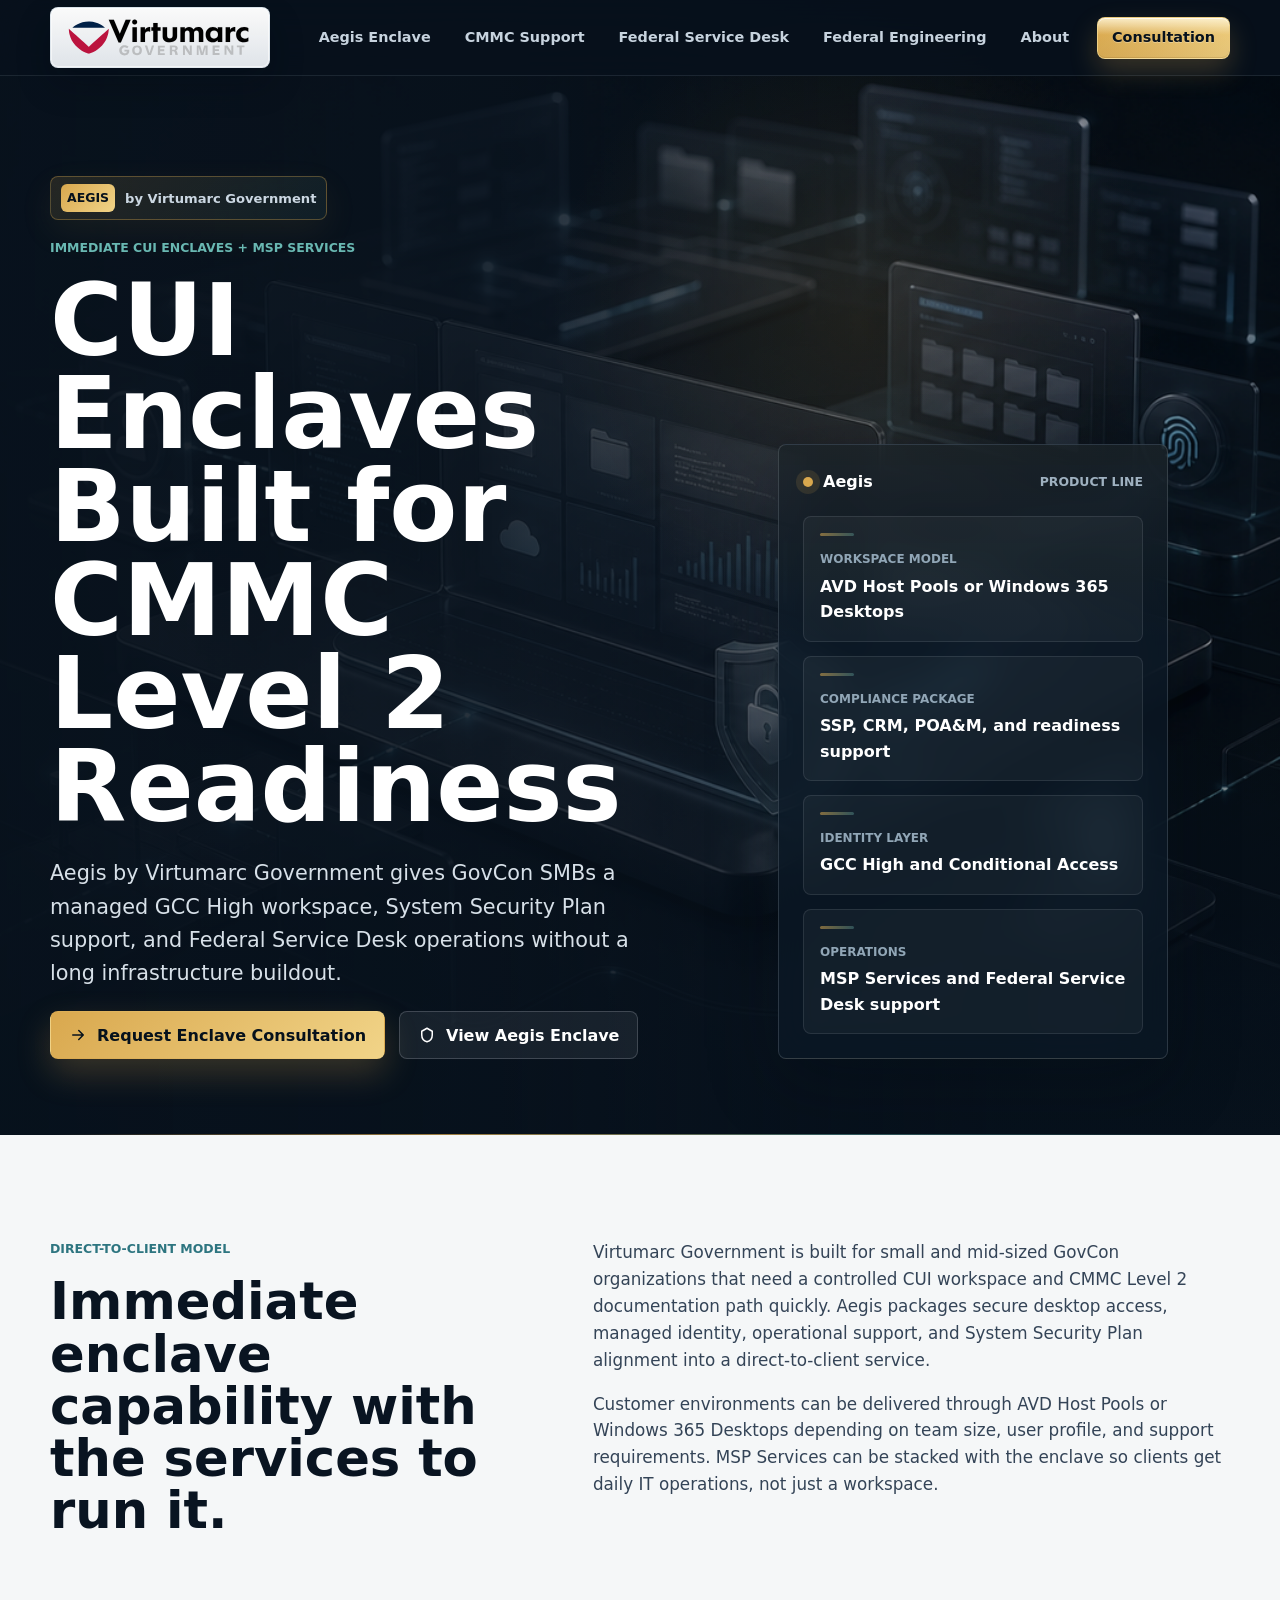
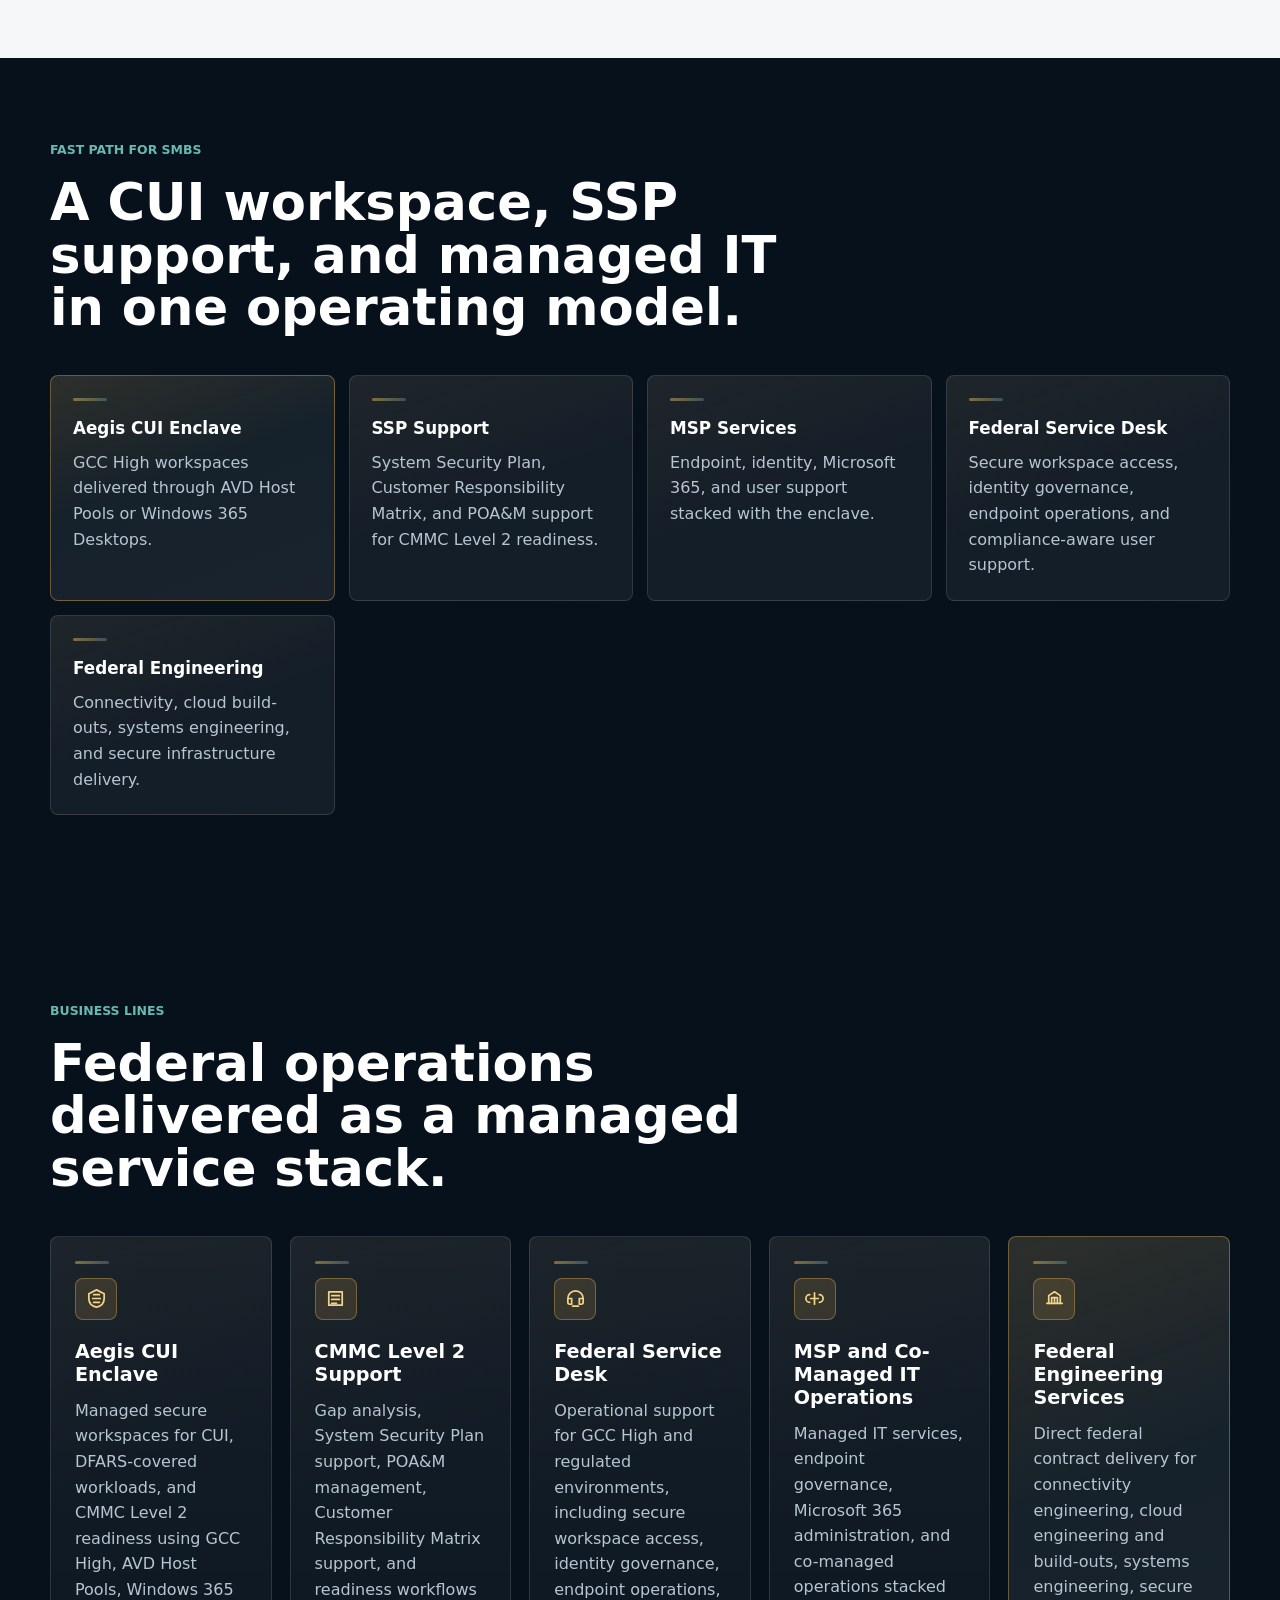
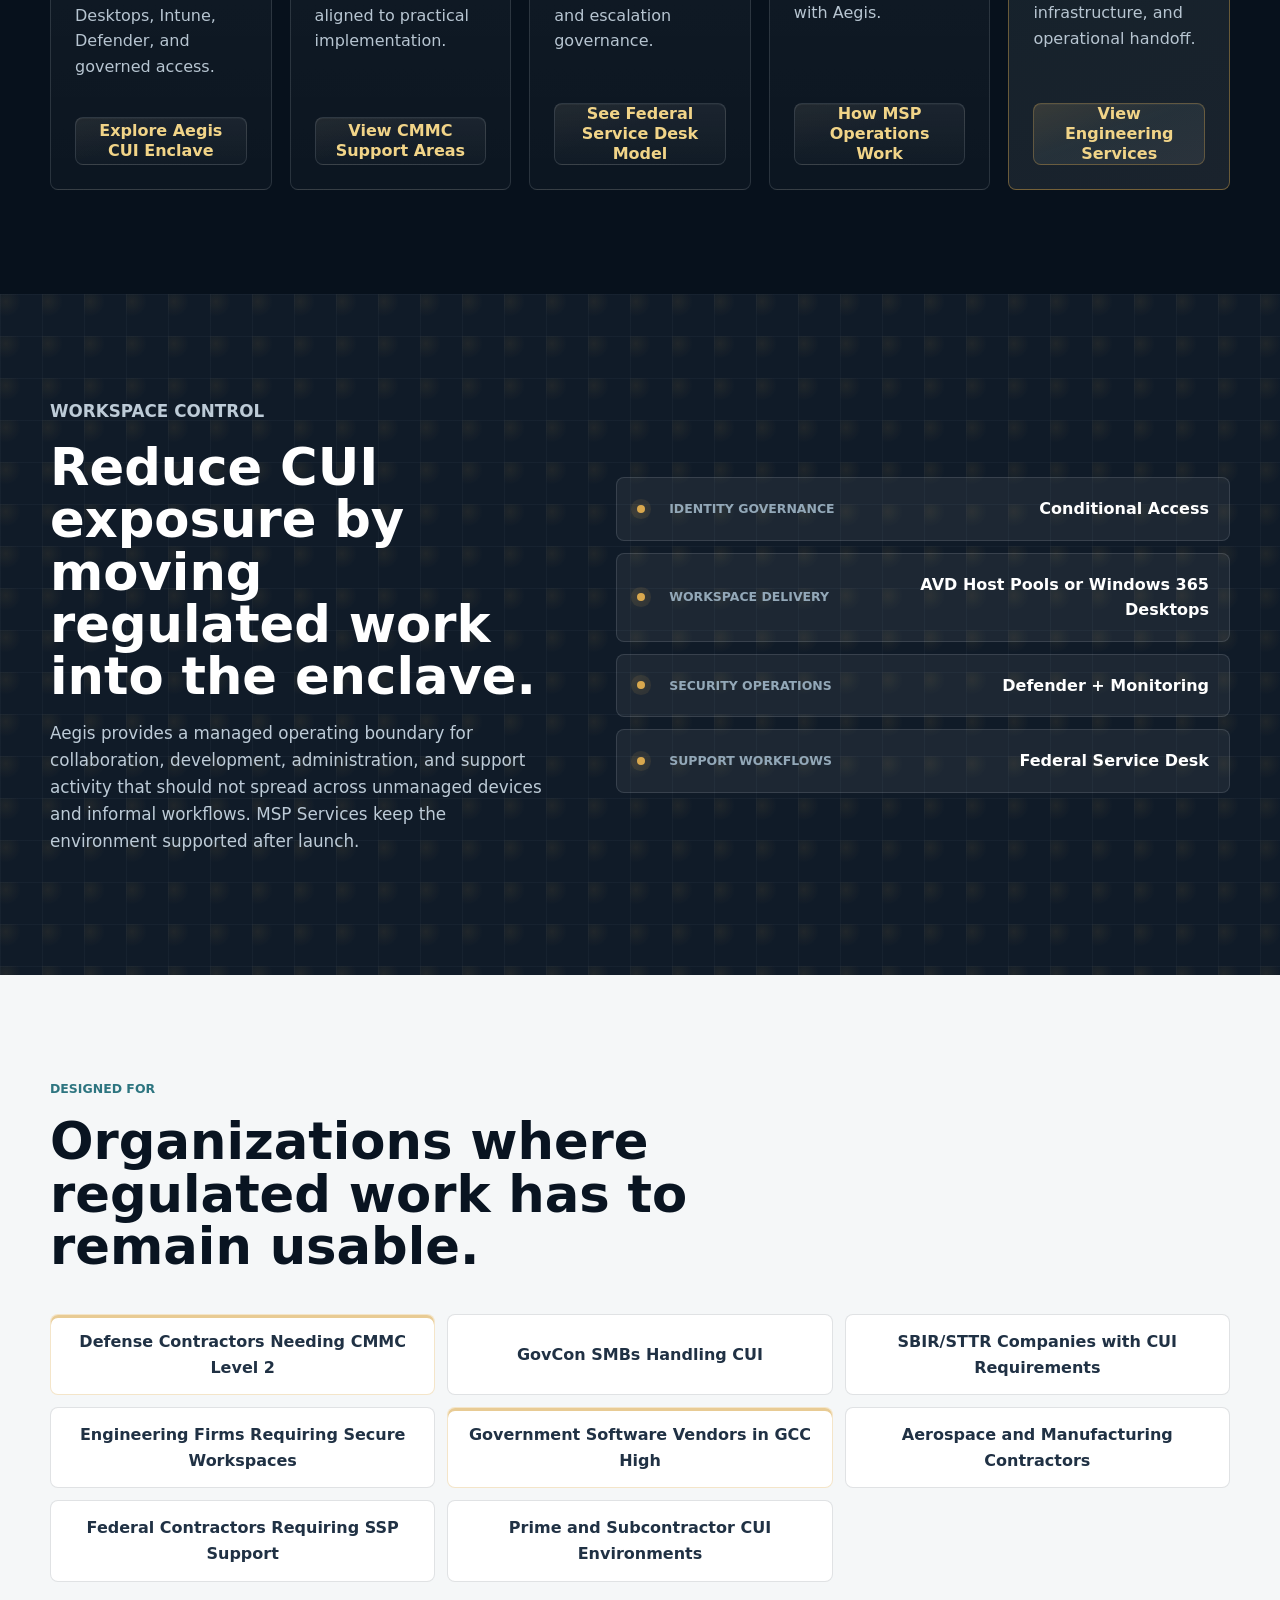
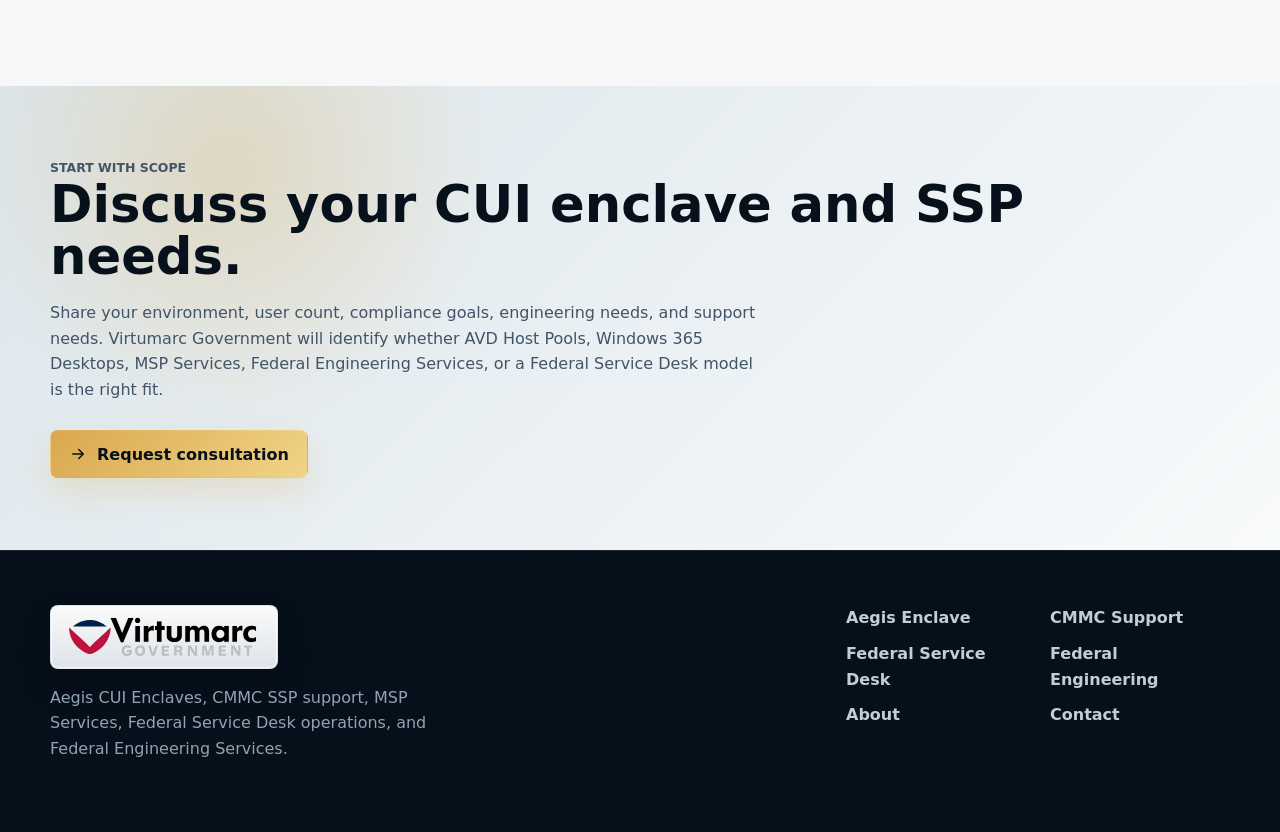
<file: index.html>
<!DOCTYPE html>
<html lang="en">
  <head>
    <meta charset="utf-8" />
    <meta name="viewport" content="width=device-width, initial-scale=1" />
    <meta
      name="description"
      content="Managed CUI enclaves, CMMC Level 2 SSP support, GovCon MSP Services, Federal Service Desk, and Federal Engineering for secure GCC High workspaces."
    />
    <meta name="robots" content="index,follow" />
    <title>CUI Enclave, CMMC SSP Support and GovCon MSP | Virtumarc Government</title>
    <link rel="canonical" href="https://virtumarcgov.com/" />
    <meta property="og:type" content="website" />
    <meta property="og:site_name" content="Virtumarc Government" />
    <meta property="og:title" content="CUI Enclave, CMMC SSP Support and GovCon MSP | Virtumarc Government" />
    <meta property="og:description" content="Managed CUI enclaves, CMMC Level 2 SSP support, GovCon MSP Services, Federal Service Desk, and Federal Engineering for secure GCC High workspaces." />
    <meta property="og:url" content="https://virtumarcgov.com/" />
    <meta property="og:image" content="https://virtumarcgov.com/assets/images/aegis-enclave-hero.png" />
    <meta name="twitter:card" content="summary_large_image" />
    <meta name="twitter:title" content="CUI Enclave, CMMC SSP Support and GovCon MSP | Virtumarc Government" />
    <meta name="twitter:description" content="Managed CUI enclaves, CMMC Level 2 SSP support, GovCon MSP Services, Federal Service Desk, and Federal Engineering for secure GCC High workspaces." />
    <meta name="twitter:image" content="https://virtumarcgov.com/assets/images/aegis-enclave-hero.png" />
    <link rel="icon" href="assets/images/virtumarc-gov-brandmark.svg" type="image/svg+xml" />
    <link rel="alternate icon" href="favicon.ico" />
    <link rel="apple-touch-icon" href="apple-touch-icon.png" />
    <link rel="stylesheet" href="assets/styles.css" />
    <script type="application/ld+json">
      {
            "@context": "https://schema.org",
            "@graph": [
                  {
                        "@type": "Organization",
                        "@id": "https://virtumarcgov.com/#organization",
                        "name": "Virtumarc Government",
                        "url": "https://virtumarcgov.com",
                        "logo": "https://virtumarcgov.com/assets/images/virtumarc-gov-logo.svg"
                  },
                  {
                        "@type": "WebPage",
                        "@id": "https://virtumarcgov.com/#webpage",
                        "url": "https://virtumarcgov.com/",
                        "name": "CUI Enclave, CMMC SSP Support and GovCon MSP | Virtumarc Government",
                        "description": "Managed CUI enclaves, CMMC Level 2 SSP support, GovCon MSP Services, Federal Service Desk, and Federal Engineering for secure GCC High workspaces.",
                        "isPartOf": {
                              "@id": "https://virtumarcgov.com/#website"
                        },
                        "inLanguage": "en-US",
                        "primaryImageOfPage": "https://virtumarcgov.com/assets/images/aegis-enclave-hero.png"
                  },
                  {
                        "@type": "BreadcrumbList",
                        "itemListElement": [
                              {
                                    "@type": "ListItem",
                                    "position": 1,
                                    "name": "Home",
                                    "item": "https://virtumarcgov.com/"
                              }
                        ]
                  },
                  {
                        "@type": "Organization",
                        "@id": "https://virtumarcgov.com/#organization",
                        "name": "Virtumarc Government",
                        "url": "https://virtumarcgov.com",
                        "logo": "https://virtumarcgov.com/assets/images/virtumarc-gov-logo.svg",
                        "description": "Virtumarc Government provides Aegis CUI Enclaves, CMMC Level 2 SSP support, GovCon MSP Services, Federal Service Desk operations, and Federal Engineering Services for regulated environments.",
                        "areaServed": [
                              "United States",
                              "International"
                        ],
                        "knowsAbout": [
                              "CUI enclaves",
                              "CMMC Level 2",
                              "System Security Plans",
                              "GCC High",
                              "Azure Virtual Desktop",
                              "Windows 365 Desktops",
                              "GovCon MSP Services",
                              "Federal Service Desk",
                              "Federal Engineering Services"
                        ]
                  },
                  {
                        "@type": "WebSite",
                        "@id": "https://virtumarcgov.com/#website",
                        "url": "https://virtumarcgov.com",
                        "name": "Virtumarc Government",
                        "publisher": {
                              "@id": "https://virtumarcgov.com/#organization"
                        },
                        "inLanguage": "en-US"
                  }
            ]
      }
    </script>
  </head>
  <body>
    <header class="site-header">
      <a class="brand" href="index.html" aria-label="Virtumarc Government home">
        <img class="brand-logo" src="assets/images/virtumarc-gov-logo.svg" alt="Virtumarc Government" />
      </a>
      <button class="menu-toggle" type="button" aria-expanded="false" aria-controls="site-nav">
        <span class="sr-only">Toggle navigation</span>
        <span></span>
        <span></span>
        <span></span>
      </button>
      <nav id="site-nav" class="site-nav" aria-label="Primary navigation">
        <a href="aegis-enclave.html">Aegis Enclave</a>
        <a href="cmmc-support.html">CMMC Support</a>
        <a href="federal-service-desk.html">Federal Service Desk</a>
        <a href="federal-engineering.html">Federal Engineering</a>
        <a href="about.html">About</a>
        <a class="nav-cta" href="contact.html">Consultation</a>
      </nav>
    </header>

    <main>
      <section class="hero hero-home">
        <div class="hero-media" aria-hidden="true">
          <img src="assets/images/aegis-enclave-hero.png" alt="" />
        </div>
        <div class="hero-overlay" aria-hidden="true"></div>
        <div class="container hero-grid">
          <div class="hero-copy">
            <div class="product-badge">
              <span>Aegis</span>
              <em>by Virtumarc Government</em>
            </div>
            <p class="eyebrow">Immediate CUI Enclaves + MSP Services</p>
            <h1>CUI Enclaves Built for CMMC Level 2 Readiness</h1>
            <p class="hero-lede">
              Aegis by Virtumarc Government gives GovCon SMBs a managed GCC High workspace, System
              Security Plan support, and Federal Service Desk operations without a long
              infrastructure buildout.
            </p>
            <div class="hero-actions">
              <a class="button primary" href="contact.html">
                <svg aria-hidden="true" viewBox="0 0 24 24"><path d="M5 12h14M13 6l6 6-6 6" /></svg>
                Request Enclave Consultation
              </a>
              <a class="button secondary" href="aegis-enclave.html">
                <svg aria-hidden="true" viewBox="0 0 24 24"><path d="M12 3l7 4v5c0 5-3 8-7 9-4-1-7-4-7-9V7l7-4z" /></svg>
                View Aegis Enclave
              </a>
            </div>
          </div>
          <aside class="hero-panel" aria-label="Platform operating model">
            <div class="status-line">
              <span></span>
              <strong>Aegis</strong>
              <em>Product Line</em>
            </div>
            <dl class="metrics">
              <div>
                <dt>Workspace Model</dt>
                <dd>AVD Host Pools or Windows 365 Desktops</dd>
              </div>
              <div>
                <dt>Compliance Package</dt>
                <dd>SSP, CRM, POA&amp;M, and readiness support</dd>
              </div>
              <div>
                <dt>Identity Layer</dt>
                <dd>GCC High and Conditional Access</dd>
              </div>
              <div>
                <dt>Operations</dt>
                <dd>MSP Services and Federal Service Desk support</dd>
              </div>
            </dl>
          </aside>
        </div>
      </section>

      <section class="section section-light">
        <div class="container split">
          <div>
            <p class="eyebrow">Direct-to-Client Model</p>
            <h2>Immediate enclave capability with the services to run it.</h2>
          </div>
          <div class="prose">
            <p>
              Virtumarc Government is built for small and mid-sized GovCon organizations that
              need a controlled CUI workspace and CMMC Level 2 documentation path quickly.
              Aegis packages secure desktop access, managed identity, operational
              support, and System Security Plan alignment into a direct-to-client service.
            </p>
            <p>
              Customer environments can be delivered through AVD Host Pools or Windows 365
              Desktops depending on team size, user profile, and support requirements. MSP
              Services can be stacked with the enclave so clients get daily IT operations, not
              just a workspace.
            </p>
          </div>
        </div>
      </section>

      <section class="section section-compact">
        <div class="container">
          <div class="section-heading">
            <p class="eyebrow">Fast path for SMBs</p>
            <h2>A CUI workspace, SSP support, and managed IT in one operating model.</h2>
          </div>
          <div class="proof-grid">
            <a class="accent-card" href="aegis-enclave.html"><strong>Aegis CUI Enclave</strong><span>GCC High workspaces delivered through AVD Host Pools or Windows 365 Desktops.</span></a>
            <a href="cmmc-support.html"><strong>SSP Support</strong><span>System Security Plan, Customer Responsibility Matrix, and POA&amp;M support for CMMC Level 2 readiness.</span></a>
            <a href="aegis-enclave.html"><strong>MSP Services</strong><span>Endpoint, identity, Microsoft 365, and user support stacked with the enclave.</span></a>
            <a href="federal-service-desk.html"><strong>Federal Service Desk</strong><span>Secure workspace access, identity governance, endpoint operations, and compliance-aware user support.</span></a>
            <a href="federal-engineering.html"><strong>Federal Engineering</strong><span>Connectivity, cloud build-outs, systems engineering, and secure infrastructure delivery.</span></a>
          </div>
        </div>
      </section>

      <section class="section">
        <div class="container">
          <div class="section-heading">
            <p class="eyebrow">Business Lines</p>
            <h2>Federal operations delivered as a managed service stack.</h2>
          </div>
          <div class="service-grid five">
            <article class="service-card">
              <span class="icon-box" aria-hidden="true">
                <svg viewBox="0 0 24 24"><path d="M12 3l8 4v5c0 5-3.5 8-8 9-4.5-1-8-4-8-9V7l8-4z" /><path d="M8 12h8M9 16h6M9 8h6" /></svg>
              </span>
              <h3>Aegis CUI Enclave</h3>
              <p>
                Managed secure workspaces for CUI, DFARS-covered workloads, and CMMC Level 2
                readiness using GCC High, AVD Host Pools, Windows 365 Desktops, Intune,
                Defender, and governed access.
              </p>
              <div class="service-card-action"><a href="aegis-enclave.html">Explore Aegis CUI Enclave</a></div>
            </article>
            <article class="service-card">
              <span class="icon-box" aria-hidden="true">
                <svg viewBox="0 0 24 24"><path d="M5 5h14v14H5z" /><path d="M8 9h8M8 13h8M8 17h5" /></svg>
              </span>
              <h3>CMMC Level 2 Support</h3>
              <p>
                Gap analysis, System Security Plan support, POA&amp;M management, Customer
                Responsibility Matrix support, and readiness workflows aligned to practical
                implementation.
              </p>
              <div class="service-card-action"><a href="cmmc-support.html">View CMMC Support Areas</a></div>
            </article>
            <article class="service-card">
              <span class="icon-box" aria-hidden="true">
                <svg viewBox="0 0 24 24"><path d="M4 12a8 8 0 0 1 16 0" /><path d="M4 12v4a2 2 0 0 0 2 2h2v-6H4zM20 12v4a2 2 0 0 1-2 2h-2v-6h4z" /><path d="M9 20h6" /></svg>
              </span>
              <h3>Federal Service Desk</h3>
              <p>
                Operational support for GCC High and regulated environments, including secure
                workspace access, identity governance, endpoint operations, and escalation governance.
              </p>
              <div class="service-card-action"><a href="federal-service-desk.html">See Federal Service Desk Model</a></div>
            </article>
            <article class="service-card">
              <span class="icon-box" aria-hidden="true">
                <svg viewBox="0 0 24 24"><path d="M7 8a4 4 0 1 0 0 8M17 8a4 4 0 1 1 0 8" /><path d="M8 12h8M12 6v12" /></svg>
              </span>
              <h3>MSP and Co-Managed IT Operations</h3>
              <p>
                Managed IT services, endpoint governance, Microsoft 365 administration, and
                co-managed operations stacked with Aegis.
              </p>
              <div class="service-card-action"><a href="about.html">How MSP Operations Work</a></div>
            </article>
            <article class="service-card accent-card">
              <span class="icon-box" aria-hidden="true">
                <svg viewBox="0 0 24 24"><path d="M4 17h16" /><path d="M6 17V9l6-4 6 4v8" /><path d="M9 17v-6h6v6" /><path d="M12 11v6" /></svg>
              </span>
              <h3>Federal Engineering Services</h3>
              <p>
                Direct federal contract delivery for connectivity engineering, cloud engineering
                and build-outs, systems engineering, secure infrastructure, and operational
                handoff.
              </p>
              <div class="service-card-action"><a href="federal-engineering.html">View Engineering Services</a></div>
            </article>
          </div>
        </div>
      </section>

      <section class="section section-blueprint">
        <div class="container blueprint-grid">
          <div>
            <p class="eyebrow">Workspace Control</p>
            <h2>Reduce CUI exposure by moving regulated work into the enclave.</h2>
            <p>
              Aegis provides a managed operating boundary for collaboration, development,
              administration, and support activity that should not spread across unmanaged devices
              and informal workflows. MSP Services keep the environment supported after launch.
            </p>
          </div>
          <div class="blueprint" aria-label="Aegis operating layers">
            <div class="blueprint-row">
              <span>Identity Governance</span>
              <strong>Conditional Access</strong>
            </div>
            <div class="blueprint-row">
              <span>Workspace Delivery</span>
              <strong>AVD Host Pools or Windows 365 Desktops</strong>
            </div>
            <div class="blueprint-row">
              <span>Security Operations</span>
              <strong>Defender + Monitoring</strong>
            </div>
            <div class="blueprint-row">
              <span>Support Workflows</span>
              <strong>Federal Service Desk</strong>
            </div>
          </div>
        </div>
      </section>

      <section class="section section-light">
        <div class="container">
          <div class="section-heading">
            <p class="eyebrow">Designed For</p>
            <h2>Organizations where regulated work has to remain usable.</h2>
          </div>
          <div class="logo-strip" aria-label="Target customer categories">
            <span>Defense Contractors Needing CMMC Level 2</span>
            <span>GovCon SMBs Handling CUI</span>
            <span>SBIR/STTR Companies with CUI Requirements</span>
            <span>Engineering Firms Requiring Secure Workspaces</span>
            <span>Government Software Vendors in GCC High</span>
            <span>Aerospace and Manufacturing Contractors</span>
            <span>Federal Contractors Requiring SSP Support</span>
            <span>Prime and Subcontractor CUI Environments</span>
          </div>
        </div>
      </section>

      <section class="cta-band">
        <div class="container cta-grid">
          <div>
            <p class="eyebrow">Start With Scope</p>
            <h2>Discuss your CUI enclave and SSP needs.</h2>
            <p>
              Share your environment, user count, compliance goals, engineering needs, and support needs. Virtumarc
              Government will identify whether AVD Host Pools, Windows 365 Desktops, MSP
              Services, Federal Engineering Services, or a Federal Service Desk model is the right fit.
            </p>
          </div>
          <a class="button primary" href="contact.html">
            <svg aria-hidden="true" viewBox="0 0 24 24"><path d="M5 12h14M13 6l6 6-6 6" /></svg>
            Request consultation
          </a>
        </div>
      </section>
    </main>

    <footer class="site-footer">
      <div class="container footer-grid">
        <div>
          <a class="brand footer-brand" href="index.html"><img class="brand-logo" src="assets/images/virtumarc-gov-logo.svg" alt="Virtumarc Government" /></a>
          <p>Aegis CUI Enclaves, CMMC SSP support, MSP Services, Federal Service Desk operations, and Federal Engineering Services.</p>
        </div>
        <div class="footer-links">
          <a href="aegis-enclave.html">Aegis Enclave</a>
          <a href="cmmc-support.html">CMMC Support</a>
          <a href="federal-service-desk.html">Federal Service Desk</a>
          <a href="federal-engineering.html">Federal Engineering</a>
          <a href="about.html">About</a>
          <a href="contact.html">Contact</a>
        </div>
      </div>
    </footer>
    <script src="assets/main.js"></script>
  </body>
</html>
</file>
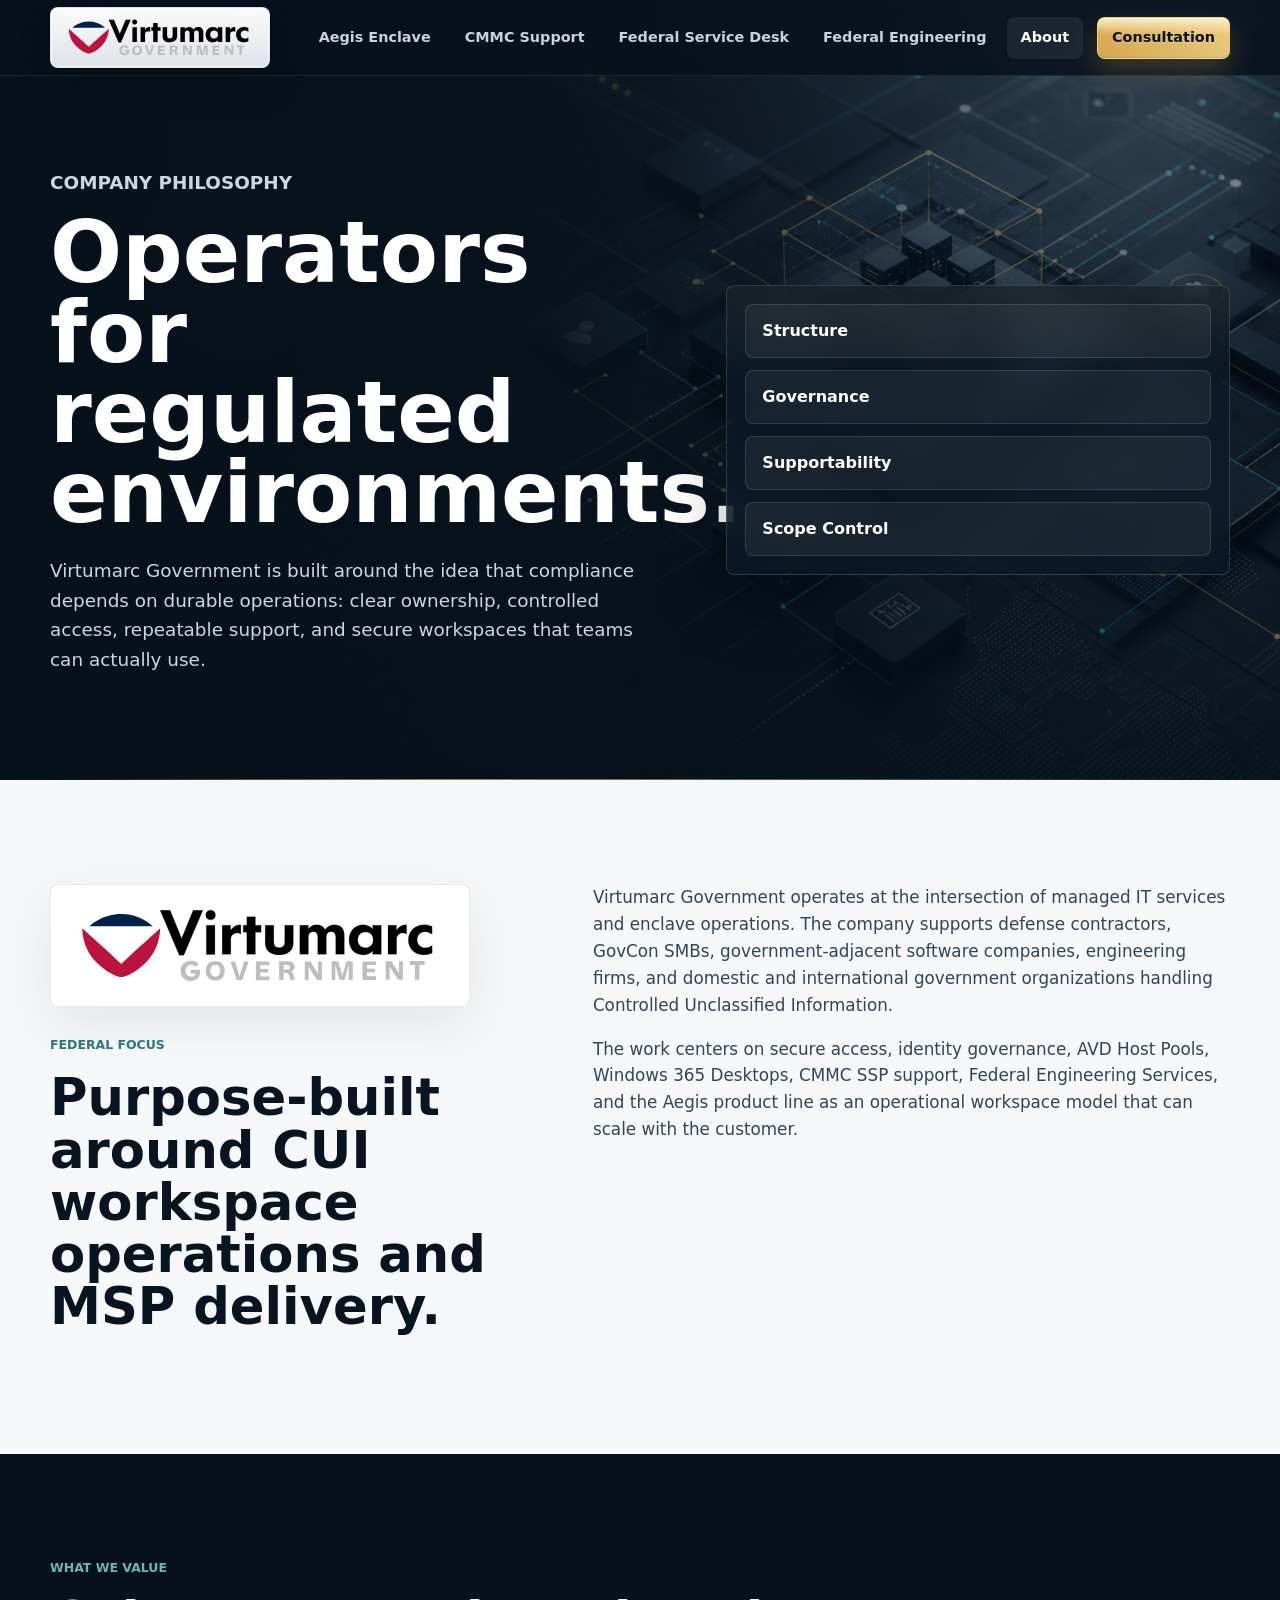
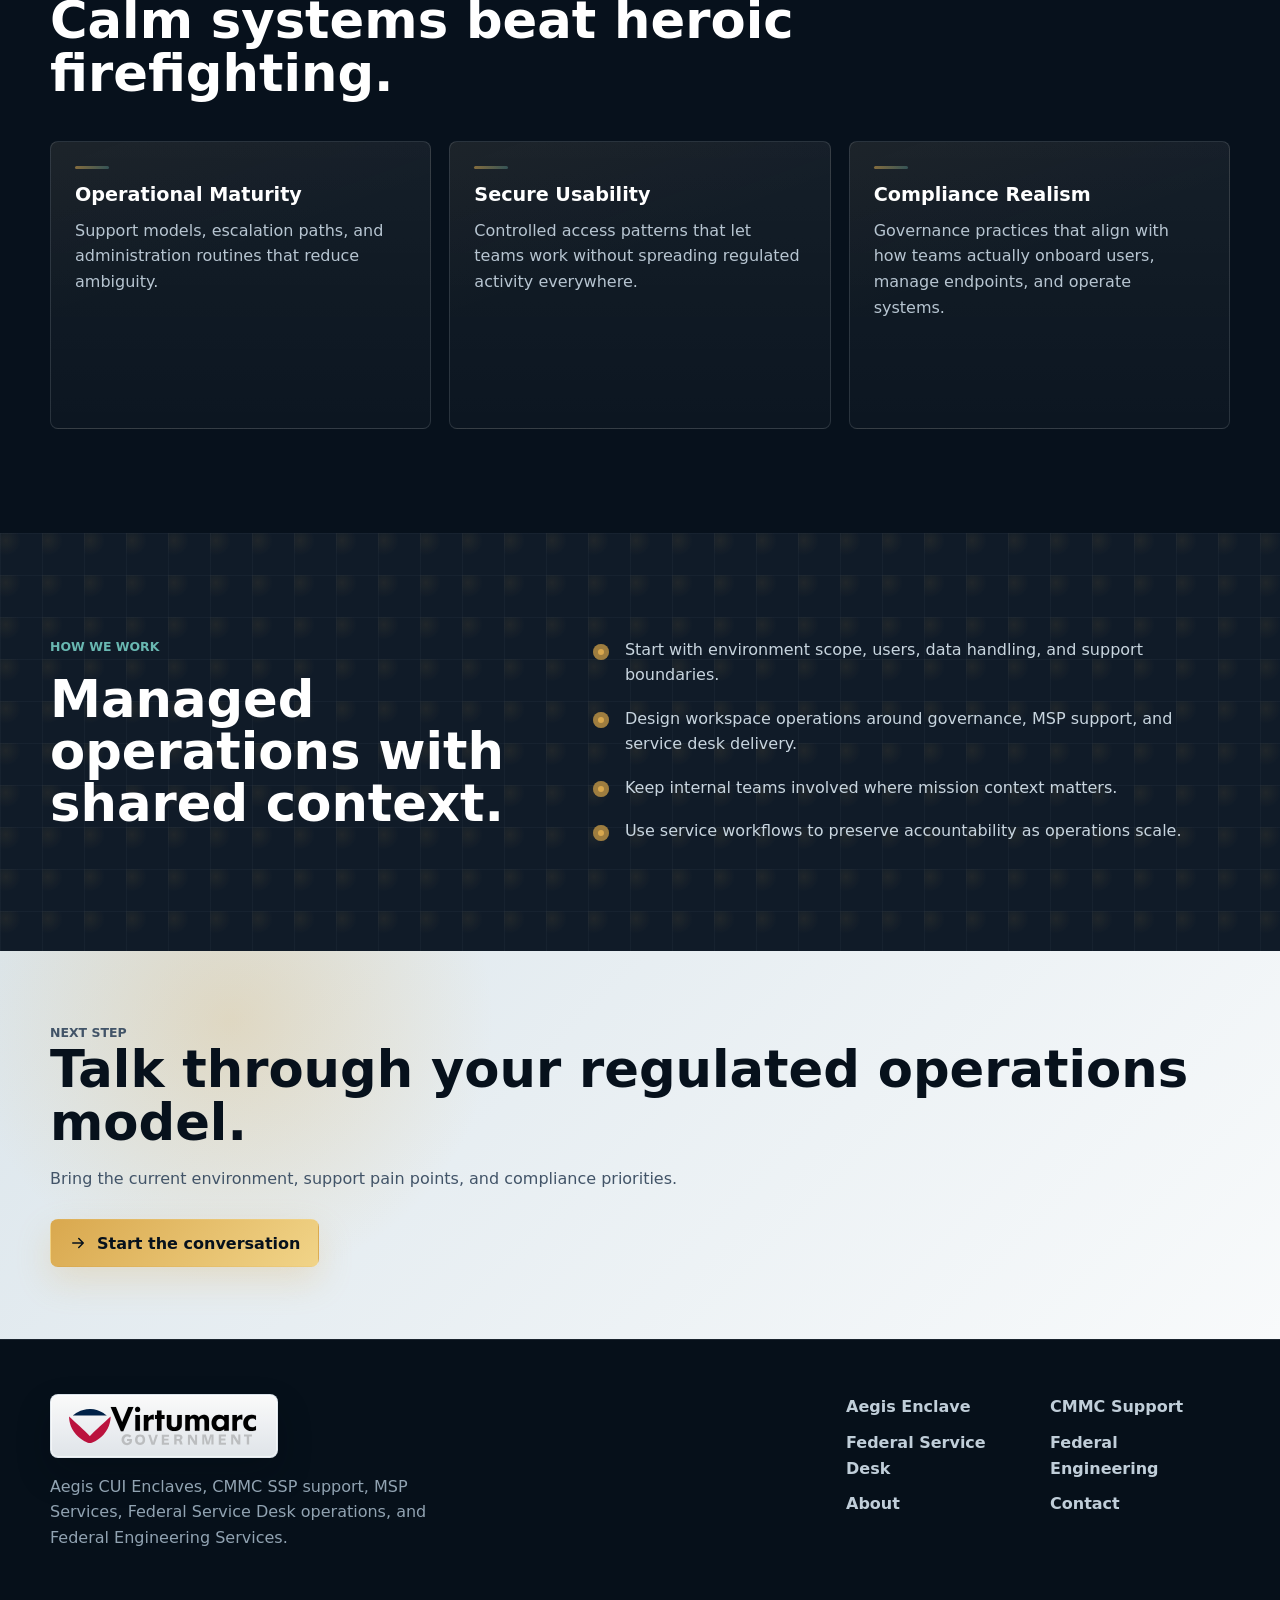
<file: about.html>
<!DOCTYPE html>
<html lang="en">
  <head>
    <meta charset="utf-8" />
    <meta name="viewport" content="width=device-width, initial-scale=1" />
    <meta
      name="description"
      content="Virtumarc Government provides CUI enclave operations, GovCon MSP Services, CMMC SSP support, Federal Service Desk, and Federal Engineering for regulated environments."
    />
    <meta name="robots" content="index,follow" />
    <title>About Virtumarc Government | CUI Enclave and GovCon MSP</title>
    <link rel="canonical" href="https://virtumarcgov.com/about.html" />
    <meta property="og:type" content="website" />
    <meta property="og:site_name" content="Virtumarc Government" />
    <meta property="og:title" content="About Virtumarc Government | CUI Enclave and GovCon MSP" />
    <meta property="og:description" content="Virtumarc Government provides CUI enclave operations, GovCon MSP Services, CMMC SSP support, Federal Service Desk, and Federal Engineering for regulated environments." />
    <meta property="og:url" content="https://virtumarcgov.com/about.html" />
    <meta property="og:image" content="https://virtumarcgov.com/assets/images/hero-about.png" />
    <meta name="twitter:card" content="summary_large_image" />
    <meta name="twitter:title" content="About Virtumarc Government | CUI Enclave and GovCon MSP" />
    <meta name="twitter:description" content="Virtumarc Government provides CUI enclave operations, GovCon MSP Services, CMMC SSP support, Federal Service Desk, and Federal Engineering for regulated environments." />
    <meta name="twitter:image" content="https://virtumarcgov.com/assets/images/hero-about.png" />
    <link rel="icon" href="assets/images/virtumarc-gov-brandmark.svg" type="image/svg+xml" />
    <link rel="alternate icon" href="favicon.ico" />
    <link rel="apple-touch-icon" href="apple-touch-icon.png" />
    <link rel="stylesheet" href="assets/styles.css" />
    <script type="application/ld+json">
      {
            "@context": "https://schema.org",
            "@graph": [
                  {
                        "@type": "Organization",
                        "@id": "https://virtumarcgov.com/#organization",
                        "name": "Virtumarc Government",
                        "url": "https://virtumarcgov.com",
                        "logo": "https://virtumarcgov.com/assets/images/virtumarc-gov-logo.svg"
                  },
                  {
                        "@type": "AboutPage",
                        "@id": "https://virtumarcgov.com/about.html#webpage",
                        "url": "https://virtumarcgov.com/about.html",
                        "name": "About Virtumarc Government | CUI Enclave and GovCon MSP",
                        "description": "Virtumarc Government provides CUI enclave operations, GovCon MSP Services, CMMC SSP support, Federal Service Desk, and Federal Engineering for regulated environments.",
                        "isPartOf": {
                              "@id": "https://virtumarcgov.com/#website"
                        },
                        "inLanguage": "en-US",
                        "primaryImageOfPage": "https://virtumarcgov.com/assets/images/hero-about.png"
                  },
                  {
                        "@type": "BreadcrumbList",
                        "itemListElement": [
                              {
                                    "@type": "ListItem",
                                    "position": 1,
                                    "name": "Home",
                                    "item": "https://virtumarcgov.com/"
                              },
                              {
                                    "@type": "ListItem",
                                    "position": 2,
                                    "name": "About Virtumarc Government",
                                    "item": "https://virtumarcgov.com/about.html"
                              }
                        ]
                  }
            ]
      }
    </script>
  </head>
  <body>
    <header class="site-header">
      <a class="brand" href="index.html" aria-label="Virtumarc Government home">
        <img class="brand-logo" src="assets/images/virtumarc-gov-logo.svg" alt="Virtumarc Government" />
      </a>
      <button class="menu-toggle" type="button" aria-expanded="false" aria-controls="site-nav">
        <span class="sr-only">Toggle navigation</span><span></span><span></span><span></span>
      </button>
      <nav id="site-nav" class="site-nav" aria-label="Primary navigation">
        <a href="aegis-enclave.html">Aegis Enclave</a>
        <a href="cmmc-support.html">CMMC Support</a>
        <a href="federal-service-desk.html">Federal Service Desk</a>
        <a href="federal-engineering.html">Federal Engineering</a>
        <a class="active" href="about.html">About</a>
        <a class="nav-cta" href="contact.html">Consultation</a>
      </nav>
    </header>

    <main>
      <section class="page-hero page-hero-about">
        <div class="container page-hero-grid">
          <div>
            <p class="eyebrow">Company Philosophy</p>
            <h1>Operators for regulated environments.</h1>
            <p>
              Virtumarc Government is built around the idea that compliance depends on durable
              operations: clear ownership, controlled access, repeatable support, and secure
              workspaces that teams can actually use.
            </p>
          </div>
          <div class="principles" aria-label="Operating principles">
            <span>Structure</span>
            <span>Governance</span>
            <span>Supportability</span>
            <span>Scope Control</span>
          </div>
        </div>
      </section>

      <section class="section section-light">
        <div class="container split">
          <div>
            <div class="brand-showcase">
              <img src="assets/images/virtumarc-gov-logo.svg" alt="Virtumarc Government" />
            </div>
            <p class="eyebrow">Federal Focus</p>
            <h2>Purpose-built around CUI workspace operations and MSP delivery.</h2>
          </div>
          <div class="prose">
            <p>
              Virtumarc Government operates at the intersection of managed IT services and
              enclave operations. The company supports defense contractors, GovCon SMBs,
              government-adjacent software companies, engineering firms, and domestic and
              international government organizations handling Controlled Unclassified Information.
            </p>
            <p>
              The work centers on secure access, identity governance, AVD Host Pools,
              Windows 365 Desktops, CMMC SSP support, Federal Engineering Services, and the
              Aegis product line as an operational workspace model that can scale with the customer.
            </p>
          </div>
        </div>
      </section>

      <section class="section">
        <div class="container">
          <div class="section-heading">
            <p class="eyebrow">What We Value</p>
            <h2>Calm systems beat heroic firefighting.</h2>
          </div>
          <div class="service-grid three">
            <article class="service-card">
              <h3>Operational Maturity</h3>
              <p>Support models, escalation paths, and administration routines that reduce ambiguity.</p>
            </article>
            <article class="service-card">
              <h3>Secure Usability</h3>
              <p>Controlled access patterns that let teams work without spreading regulated activity everywhere.</p>
            </article>
            <article class="service-card">
              <h3>Compliance Realism</h3>
              <p>Governance practices that align with how teams actually onboard users, manage endpoints, and operate systems.</p>
            </article>
          </div>
        </div>
      </section>

      <section class="section section-blueprint">
        <div class="container split">
          <div>
            <p class="eyebrow">How We Work</p>
            <h2>Managed operations with shared context.</h2>
          </div>
          <ul class="check-list">
            <li>Start with environment scope, users, data handling, and support boundaries.</li>
            <li>Design workspace operations around governance, MSP support, and service desk delivery.</li>
            <li>Keep internal teams involved where mission context matters.</li>
            <li>Use service workflows to preserve accountability as operations scale.</li>
          </ul>
        </div>
      </section>

      <section class="cta-band">
        <div class="container cta-grid">
          <div>
            <p class="eyebrow">Next Step</p>
            <h2>Talk through your regulated operations model.</h2>
            <p>Bring the current environment, support pain points, and compliance priorities.</p>
          </div>
          <a class="button primary" href="contact.html">
            <svg aria-hidden="true" viewBox="0 0 24 24"><path d="M5 12h14M13 6l6 6-6 6" /></svg>
            Start the conversation
          </a>
        </div>
      </section>
    </main>

    <footer class="site-footer">
      <div class="container footer-grid">
        <div>
          <a class="brand footer-brand" href="index.html"><img class="brand-logo" src="assets/images/virtumarc-gov-logo.svg" alt="Virtumarc Government" /></a>
          <p>Aegis CUI Enclaves, CMMC SSP support, MSP Services, Federal Service Desk operations, and Federal Engineering Services.</p>
        </div>
        <div class="footer-links">
          <a href="aegis-enclave.html">Aegis Enclave</a><a href="cmmc-support.html">CMMC Support</a><a href="federal-service-desk.html">Federal Service Desk</a><a href="federal-engineering.html">Federal Engineering</a><a href="about.html">About</a><a href="contact.html">Contact</a>
        </div>
      </div>
    </footer>
    <script src="assets/main.js"></script>
  </body>
</html>
</file>
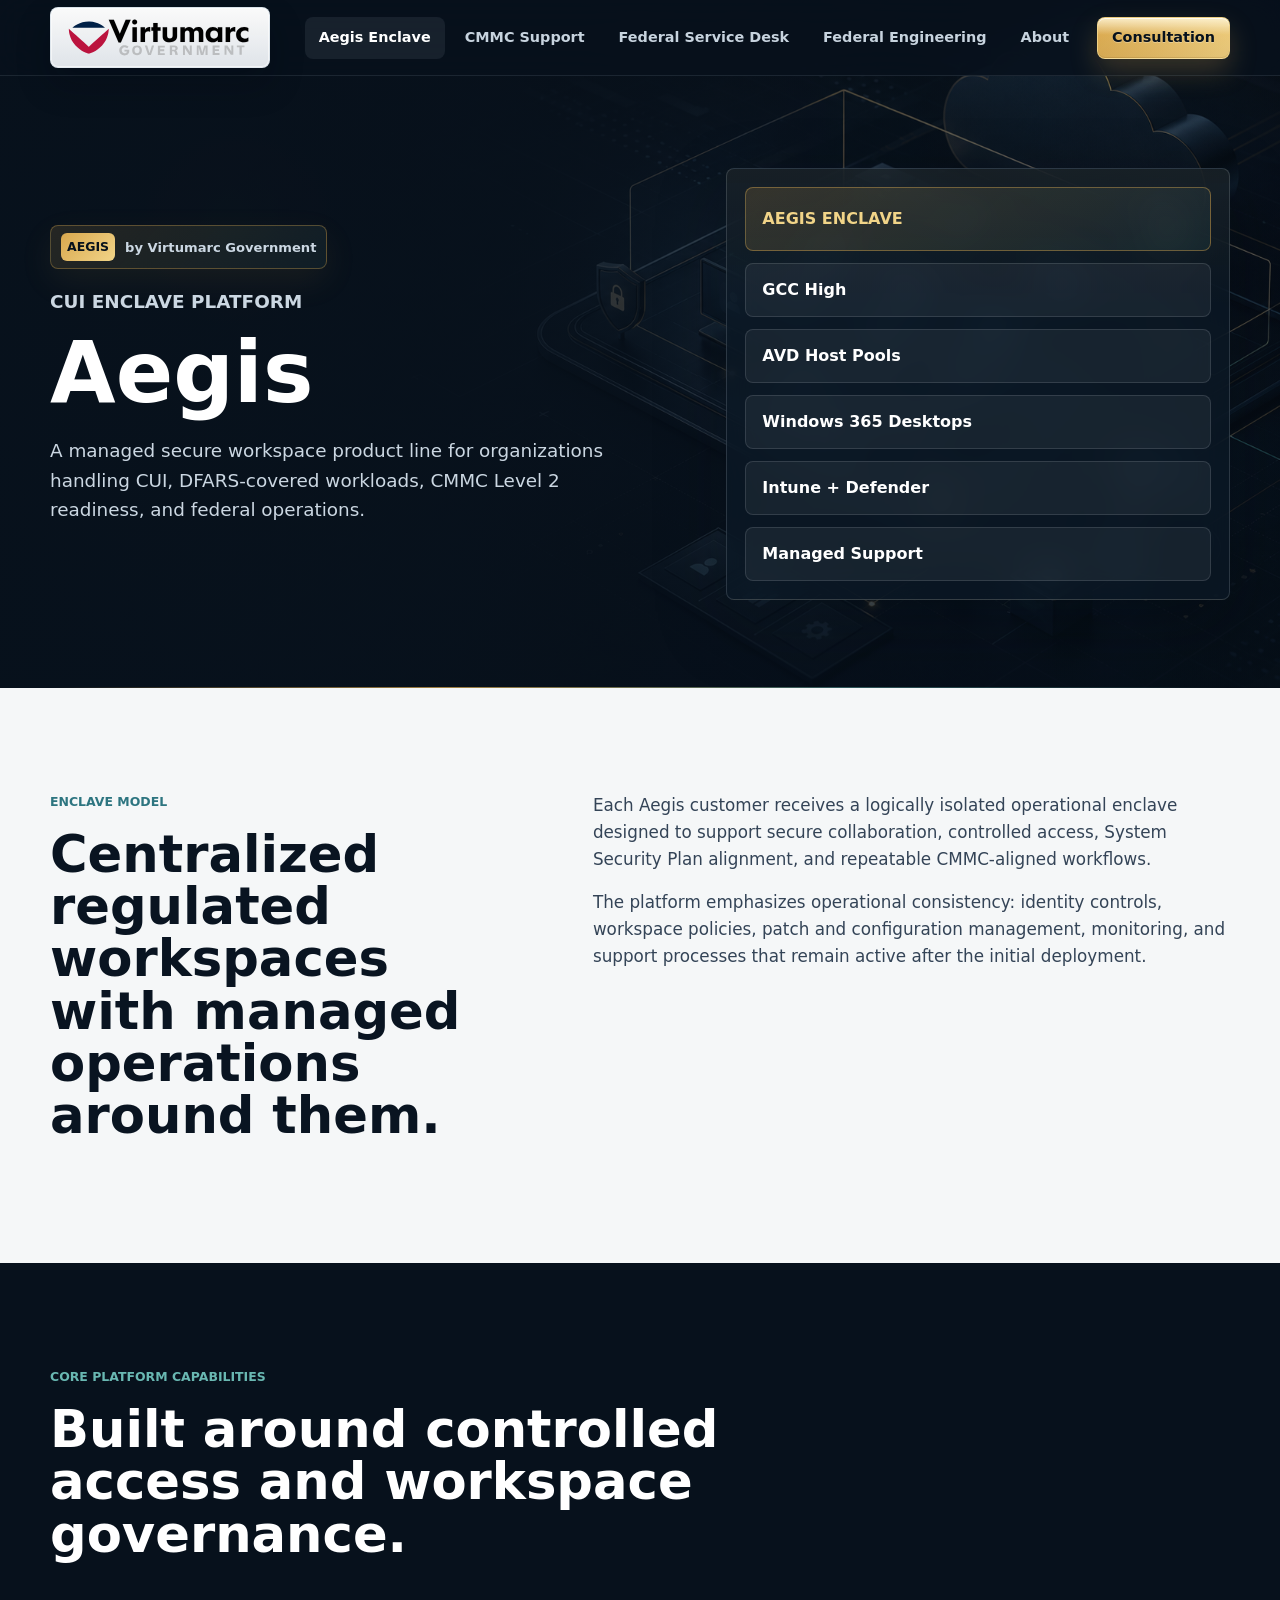
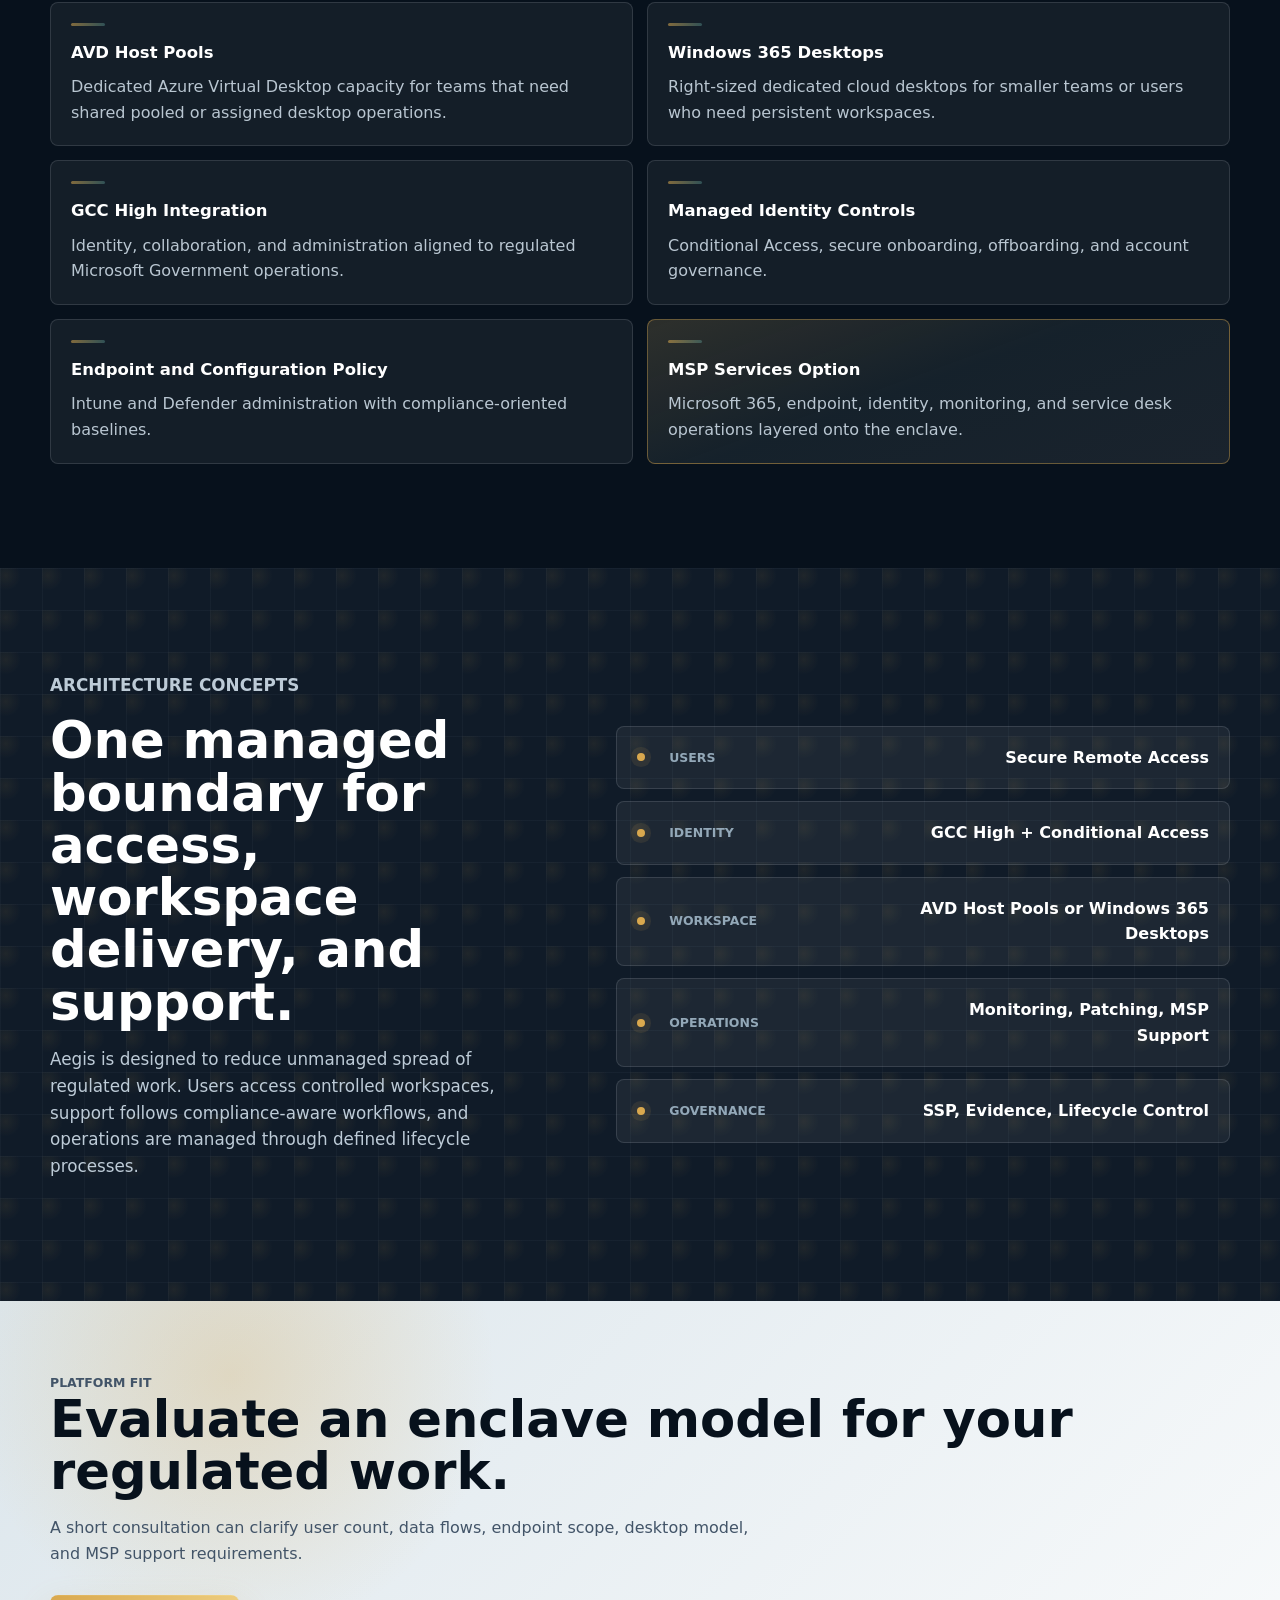
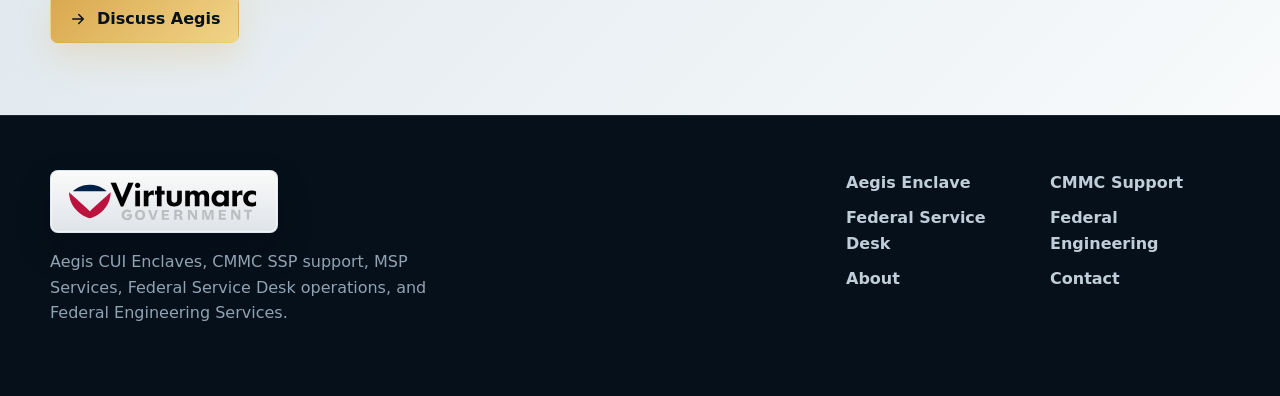
<file: aegis-enclave.html>
<!DOCTYPE html>
<html lang="en">
  <head>
    <meta charset="utf-8" />
    <meta name="viewport" content="width=device-width, initial-scale=1" />
    <meta
      name="description"
      content="Aegis by Virtumarc Government delivers managed CUI enclave workspaces using GCC High, AVD Host Pools, Windows 365 Desktops, Intune, Defender, and MSP support."
    />
    <meta name="robots" content="index,follow" />
    <title>Aegis CUI Enclave Platform for GCC High | Virtumarc Government</title>
    <link rel="canonical" href="https://virtumarcgov.com/aegis-enclave.html" />
    <meta property="og:type" content="website" />
    <meta property="og:site_name" content="Virtumarc Government" />
    <meta property="og:title" content="Aegis CUI Enclave Platform for GCC High | Virtumarc Government" />
    <meta property="og:description" content="Aegis by Virtumarc Government delivers managed CUI enclave workspaces using GCC High, AVD Host Pools, Windows 365 Desktops, Intune, Defender, and MSP support." />
    <meta property="og:url" content="https://virtumarcgov.com/aegis-enclave.html" />
    <meta property="og:image" content="https://virtumarcgov.com/assets/images/hero-aegis.png" />
    <meta name="twitter:card" content="summary_large_image" />
    <meta name="twitter:title" content="Aegis CUI Enclave Platform for GCC High | Virtumarc Government" />
    <meta name="twitter:description" content="Aegis by Virtumarc Government delivers managed CUI enclave workspaces using GCC High, AVD Host Pools, Windows 365 Desktops, Intune, Defender, and MSP support." />
    <meta name="twitter:image" content="https://virtumarcgov.com/assets/images/hero-aegis.png" />
    <link rel="icon" href="assets/images/virtumarc-gov-brandmark.svg" type="image/svg+xml" />
    <link rel="alternate icon" href="favicon.ico" />
    <link rel="apple-touch-icon" href="apple-touch-icon.png" />
    <link rel="stylesheet" href="assets/styles.css" />
    <script type="application/ld+json">
      {
            "@context": "https://schema.org",
            "@graph": [
                  {
                        "@type": "Organization",
                        "@id": "https://virtumarcgov.com/#organization",
                        "name": "Virtumarc Government",
                        "url": "https://virtumarcgov.com",
                        "logo": "https://virtumarcgov.com/assets/images/virtumarc-gov-logo.svg"
                  },
                  {
                        "@type": "WebPage",
                        "@id": "https://virtumarcgov.com/aegis-enclave.html#webpage",
                        "url": "https://virtumarcgov.com/aegis-enclave.html",
                        "name": "Aegis CUI Enclave Platform for GCC High | Virtumarc Government",
                        "description": "Aegis by Virtumarc Government delivers managed CUI enclave workspaces using GCC High, AVD Host Pools, Windows 365 Desktops, Intune, Defender, and MSP support.",
                        "isPartOf": {
                              "@id": "https://virtumarcgov.com/#website"
                        },
                        "inLanguage": "en-US",
                        "primaryImageOfPage": "https://virtumarcgov.com/assets/images/hero-aegis.png"
                  },
                  {
                        "@type": "BreadcrumbList",
                        "itemListElement": [
                              {
                                    "@type": "ListItem",
                                    "position": 1,
                                    "name": "Home",
                                    "item": "https://virtumarcgov.com/"
                              },
                              {
                                    "@type": "ListItem",
                                    "position": 2,
                                    "name": "Aegis CUI Enclave Platform for GCC High",
                                    "item": "https://virtumarcgov.com/aegis-enclave.html"
                              }
                        ]
                  },
                  {
                        "@type": "Service",
                        "@id": "https://virtumarcgov.com/aegis-enclave.html#service",
                        "name": "Aegis CUI Enclave Platform",
                        "serviceType": "Managed CUI enclave workspace platform",
                        "description": "Aegis by Virtumarc Government delivers managed CUI enclave workspaces using GCC High, AVD Host Pools, Windows 365 Desktops, Intune, Defender, and MSP support.",
                        "provider": {
                              "@id": "https://virtumarcgov.com/#organization"
                        },
                        "areaServed": [
                              "United States",
                              "International"
                        ],
                        "audience": {
                              "@type": "BusinessAudience",
                              "audienceType": "GovCon SMBs, defense contractors, regulated software providers, engineering firms, and federal programs"
                        },
                        "url": "https://virtumarcgov.com/aegis-enclave.html"
                  }
            ]
      }
    </script>
  </head>
  <body>
    <header class="site-header">
      <a class="brand" href="index.html" aria-label="Virtumarc Government home">
        <img class="brand-logo" src="assets/images/virtumarc-gov-logo.svg" alt="Virtumarc Government" />
      </a>
      <button class="menu-toggle" type="button" aria-expanded="false" aria-controls="site-nav">
        <span class="sr-only">Toggle navigation</span><span></span><span></span><span></span>
      </button>
      <nav id="site-nav" class="site-nav" aria-label="Primary navigation">
        <a class="active" href="aegis-enclave.html">Aegis Enclave</a>
        <a href="cmmc-support.html">CMMC Support</a>
        <a href="federal-service-desk.html">Federal Service Desk</a>
        <a href="federal-engineering.html">Federal Engineering</a>
        <a href="about.html">About</a>
        <a class="nav-cta" href="contact.html">Consultation</a>
      </nav>
    </header>

    <main>
      <section class="page-hero page-hero-aegis">
        <div class="container page-hero-grid">
          <div>
            <div class="product-badge">
              <span>Aegis</span>
              <em>by Virtumarc Government</em>
            </div>
            <p class="eyebrow">CUI Enclave Platform</p>
            <h1>Aegis</h1>
            <p>
              A managed secure workspace product line for organizations handling CUI,
              DFARS-covered workloads, CMMC Level 2 readiness, and federal operations.
            </p>
          </div>
          <div class="page-visual product-visual" aria-label="Aegis platform model">
            <span class="visual-head">Aegis Enclave</span>
            <span>GCC High</span>
            <span>AVD Host Pools</span>
            <span>Windows 365 Desktops</span>
            <span>Intune + Defender</span>
            <span>Managed Support</span>
          </div>
        </div>
      </section>

      <section class="section section-light">
        <div class="container split">
          <div>
            <p class="eyebrow">Enclave Model</p>
            <h2>Centralized regulated workspaces with managed operations around them.</h2>
          </div>
          <div class="prose">
            <p>
              Each Aegis customer receives a logically isolated operational enclave designed to support
              secure collaboration, controlled access, System Security Plan alignment, and
              repeatable CMMC-aligned workflows.
            </p>
            <p>
              The platform emphasizes operational consistency: identity controls, workspace
              policies, patch and configuration management, monitoring, and support processes that
              remain active after the initial deployment.
            </p>
          </div>
        </div>
      </section>

      <section class="section">
        <div class="container">
          <div class="section-heading">
            <p class="eyebrow">Core Platform Capabilities</p>
            <h2>Built around controlled access and workspace governance.</h2>
          </div>
          <div class="feature-list">
            <div><strong>AVD Host Pools</strong><span>Dedicated Azure Virtual Desktop capacity for teams that need shared pooled or assigned desktop operations.</span></div>
            <div><strong>Windows 365 Desktops</strong><span>Right-sized dedicated cloud desktops for smaller teams or users who need persistent workspaces.</span></div>
            <div><strong>GCC High Integration</strong><span>Identity, collaboration, and administration aligned to regulated Microsoft Government operations.</span></div>
            <div><strong>Managed Identity Controls</strong><span>Conditional Access, secure onboarding, offboarding, and account governance.</span></div>
            <div><strong>Endpoint and Configuration Policy</strong><span>Intune and Defender administration with compliance-oriented baselines.</span></div>
            <div class="accent-card"><strong>MSP Services Option</strong><span>Microsoft 365, endpoint, identity, monitoring, and service desk operations layered onto the enclave.</span></div>
          </div>
        </div>
      </section>

      <section class="section section-blueprint">
        <div class="container architecture">
          <div>
            <p class="eyebrow">Architecture Concepts</p>
            <h2>One managed boundary for access, workspace delivery, and support.</h2>
            <p>
              Aegis is designed to reduce unmanaged spread of regulated work. Users access
              controlled workspaces, support follows compliance-aware workflows, and operations are
              managed through defined lifecycle processes.
            </p>
          </div>
          <div class="architecture-stack">
            <div><span>Users</span><strong>Secure Remote Access</strong></div>
            <div><span>Identity</span><strong>GCC High + Conditional Access</strong></div>
            <div><span>Workspace</span><strong>AVD Host Pools or Windows 365 Desktops</strong></div>
            <div><span>Operations</span><strong>Monitoring, Patching, MSP Support</strong></div>
            <div><span>Governance</span><strong>SSP, Evidence, Lifecycle Control</strong></div>
          </div>
        </div>
      </section>

      <section class="cta-band">
        <div class="container cta-grid">
          <div>
            <p class="eyebrow">Platform Fit</p>
            <h2>Evaluate an enclave model for your regulated work.</h2>
            <p>A short consultation can clarify user count, data flows, endpoint scope, desktop model, and MSP support requirements.</p>
          </div>
          <a class="button primary" href="contact.html">
            <svg aria-hidden="true" viewBox="0 0 24 24"><path d="M5 12h14M13 6l6 6-6 6" /></svg>
            Discuss Aegis
          </a>
        </div>
      </section>
    </main>

    <footer class="site-footer">
      <div class="container footer-grid">
        <div>
          <a class="brand footer-brand" href="index.html"><img class="brand-logo" src="assets/images/virtumarc-gov-logo.svg" alt="Virtumarc Government" /></a>
          <p>Aegis CUI Enclaves, CMMC SSP support, MSP Services, Federal Service Desk operations, and Federal Engineering Services.</p>
        </div>
        <div class="footer-links">
          <a href="aegis-enclave.html">Aegis Enclave</a><a href="cmmc-support.html">CMMC Support</a><a href="federal-service-desk.html">Federal Service Desk</a><a href="federal-engineering.html">Federal Engineering</a><a href="about.html">About</a><a href="contact.html">Contact</a>
        </div>
      </div>
    </footer>
    <script src="assets/main.js"></script>
  </body>
</html>
</file>
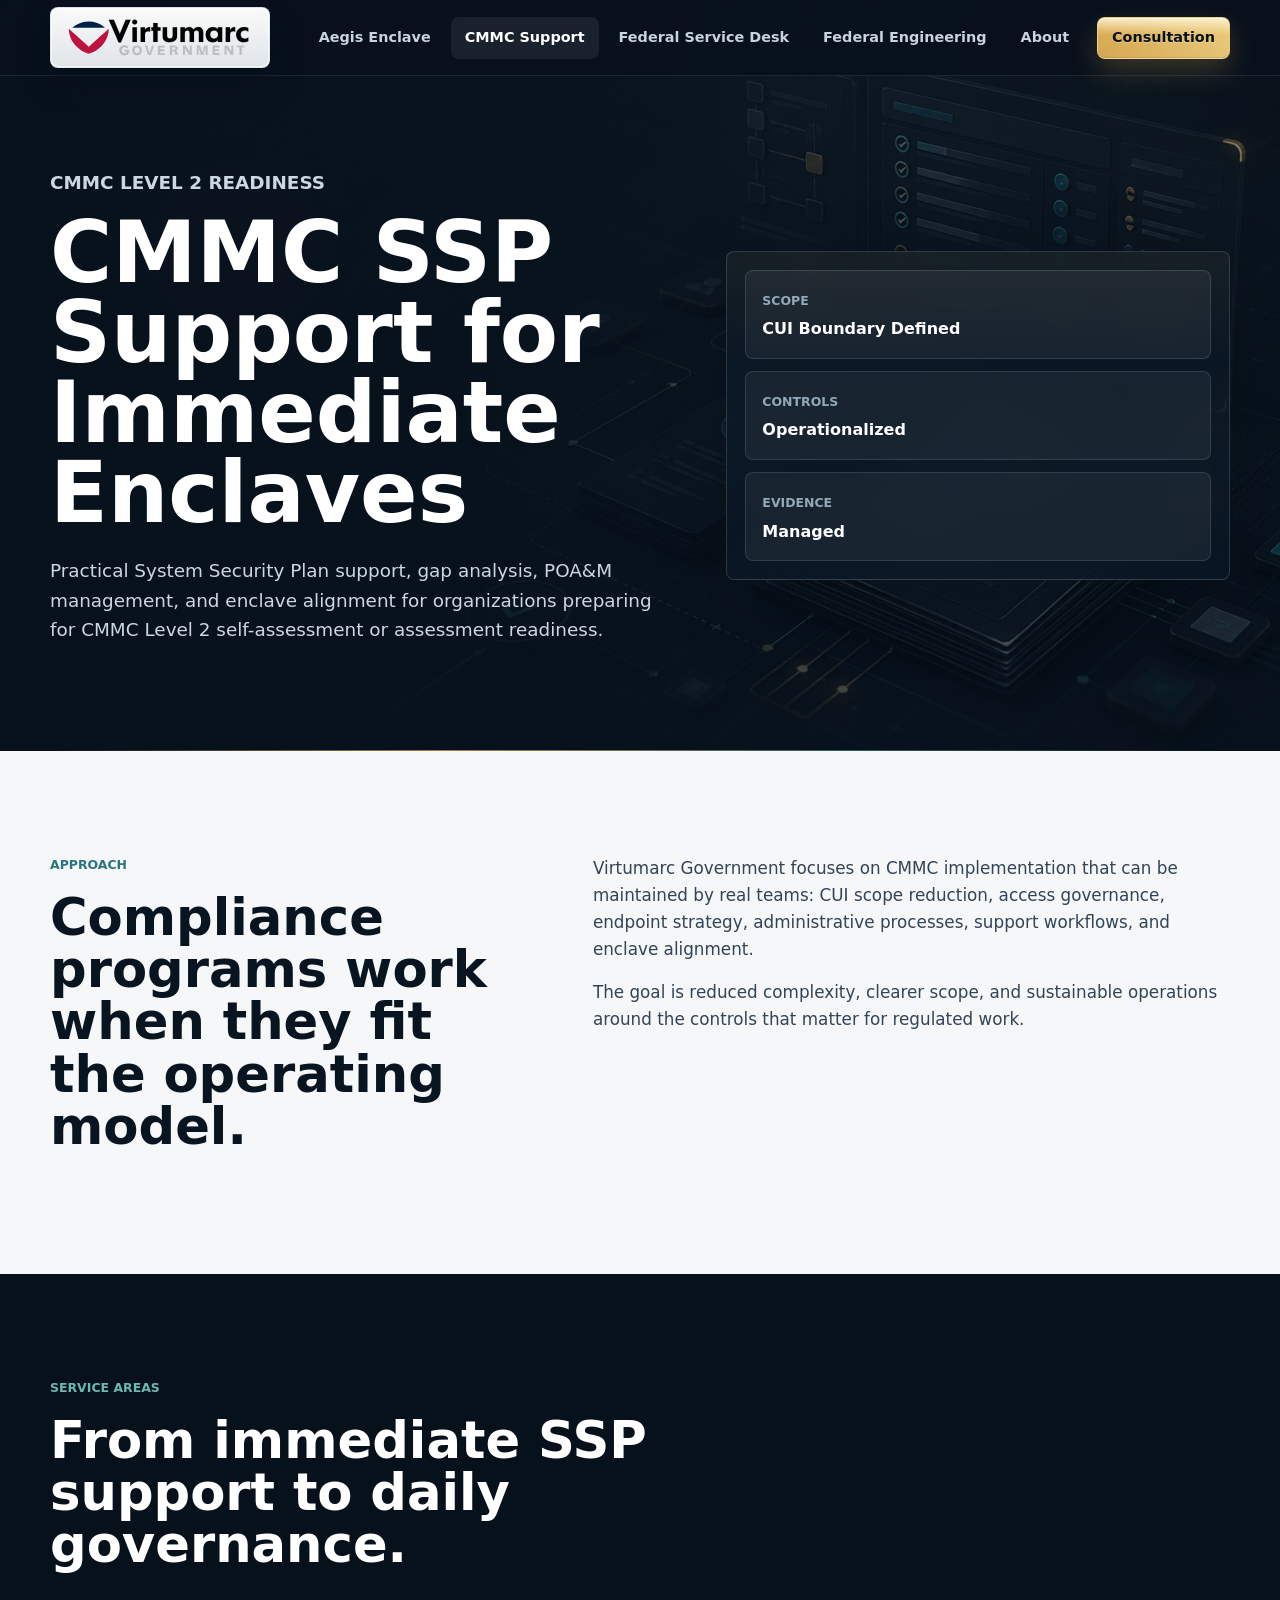
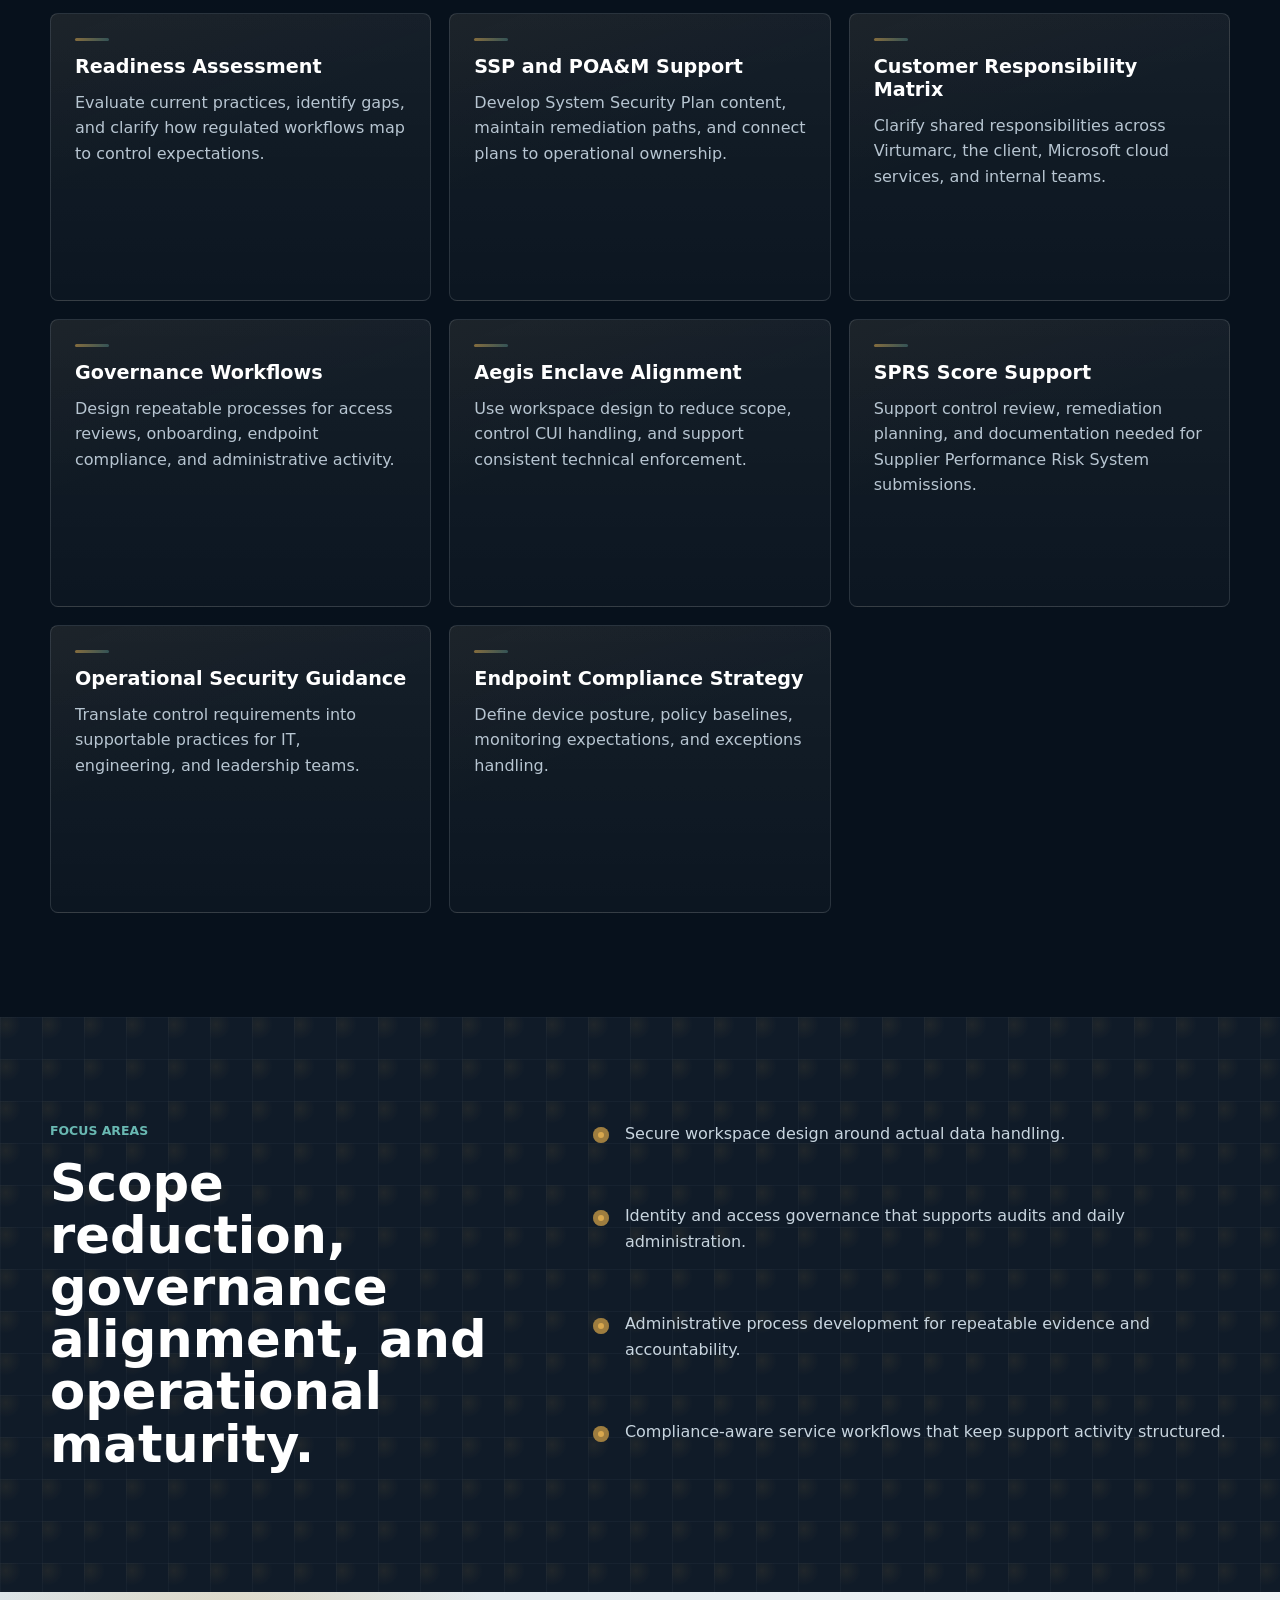
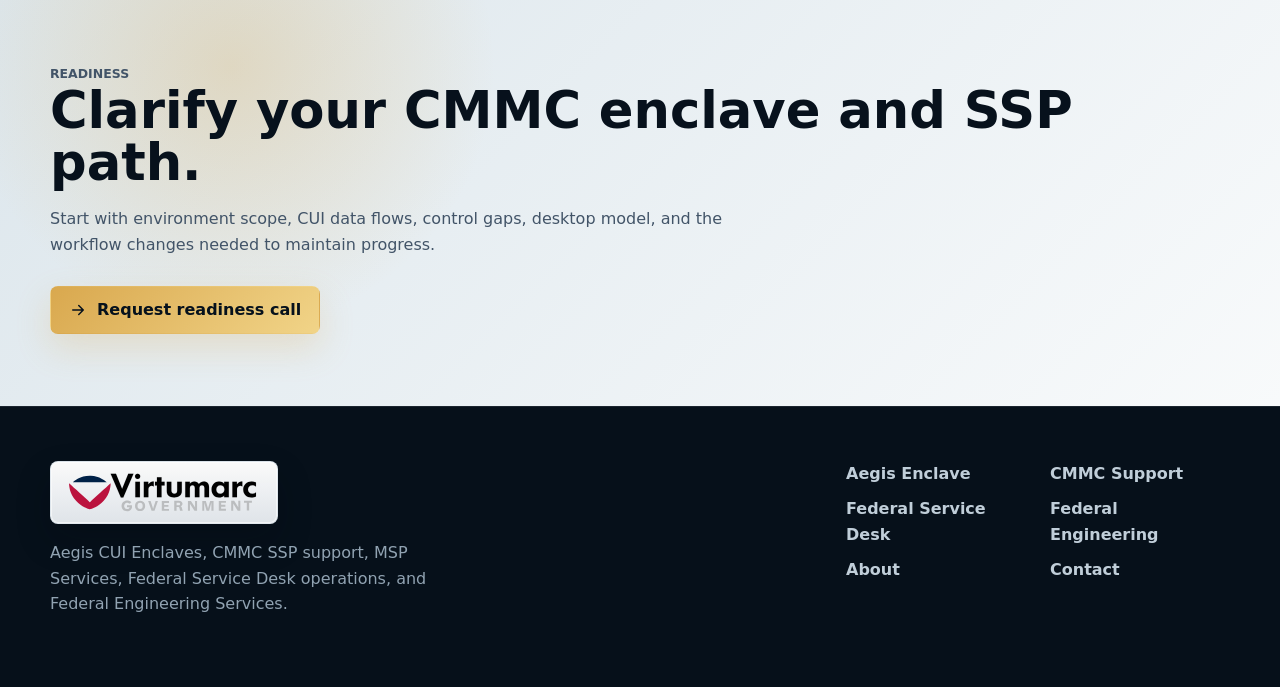
<file: cmmc-support.html>
<!DOCTYPE html>
<html lang="en">
  <head>
    <meta charset="utf-8" />
    <meta name="viewport" content="width=device-width, initial-scale=1" />
    <meta
      name="description"
      content="CMMC Level 2 SSP support for GovCon SMBs, including gap analysis, POA&amp;M management, Customer Responsibility Matrix support, CUI scope reduction, and enclave alignment."
    />
    <meta name="robots" content="index,follow" />
    <title>CMMC Level 2 SSP Support for GovCon SMBs | Virtumarc Government</title>
    <link rel="canonical" href="https://virtumarcgov.com/cmmc-support.html" />
    <meta property="og:type" content="website" />
    <meta property="og:site_name" content="Virtumarc Government" />
    <meta property="og:title" content="CMMC Level 2 SSP Support for GovCon SMBs | Virtumarc Government" />
    <meta property="og:description" content="CMMC Level 2 SSP support for GovCon SMBs, including gap analysis, POA&amp;M management, Customer Responsibility Matrix support, CUI scope reduction, and enclave alignment." />
    <meta property="og:url" content="https://virtumarcgov.com/cmmc-support.html" />
    <meta property="og:image" content="https://virtumarcgov.com/assets/images/hero-cmmc.png" />
    <meta name="twitter:card" content="summary_large_image" />
    <meta name="twitter:title" content="CMMC Level 2 SSP Support for GovCon SMBs | Virtumarc Government" />
    <meta name="twitter:description" content="CMMC Level 2 SSP support for GovCon SMBs, including gap analysis, POA&amp;M management, Customer Responsibility Matrix support, CUI scope reduction, and enclave alignment." />
    <meta name="twitter:image" content="https://virtumarcgov.com/assets/images/hero-cmmc.png" />
    <link rel="icon" href="assets/images/virtumarc-gov-brandmark.svg" type="image/svg+xml" />
    <link rel="alternate icon" href="favicon.ico" />
    <link rel="apple-touch-icon" href="apple-touch-icon.png" />
    <link rel="stylesheet" href="assets/styles.css" />
    <script type="application/ld+json">
      {
            "@context": "https://schema.org",
            "@graph": [
                  {
                        "@type": "Organization",
                        "@id": "https://virtumarcgov.com/#organization",
                        "name": "Virtumarc Government",
                        "url": "https://virtumarcgov.com",
                        "logo": "https://virtumarcgov.com/assets/images/virtumarc-gov-logo.svg"
                  },
                  {
                        "@type": "WebPage",
                        "@id": "https://virtumarcgov.com/cmmc-support.html#webpage",
                        "url": "https://virtumarcgov.com/cmmc-support.html",
                        "name": "CMMC Level 2 SSP Support for GovCon SMBs | Virtumarc Government",
                        "description": "CMMC Level 2 SSP support for GovCon SMBs, including gap analysis, POA&M management, Customer Responsibility Matrix support, CUI scope reduction, and enclave alignment.",
                        "isPartOf": {
                              "@id": "https://virtumarcgov.com/#website"
                        },
                        "inLanguage": "en-US",
                        "primaryImageOfPage": "https://virtumarcgov.com/assets/images/hero-cmmc.png"
                  },
                  {
                        "@type": "BreadcrumbList",
                        "itemListElement": [
                              {
                                    "@type": "ListItem",
                                    "position": 1,
                                    "name": "Home",
                                    "item": "https://virtumarcgov.com/"
                              },
                              {
                                    "@type": "ListItem",
                                    "position": 2,
                                    "name": "CMMC Level 2 SSP Support for GovCon SMBs",
                                    "item": "https://virtumarcgov.com/cmmc-support.html"
                              }
                        ]
                  },
                  {
                        "@type": "Service",
                        "@id": "https://virtumarcgov.com/cmmc-support.html#service",
                        "name": "CMMC Level 2 SSP Support",
                        "serviceType": "CMMC readiness and System Security Plan support",
                        "description": "CMMC Level 2 SSP support for GovCon SMBs, including gap analysis, POA&M management, Customer Responsibility Matrix support, CUI scope reduction, and enclave alignment.",
                        "provider": {
                              "@id": "https://virtumarcgov.com/#organization"
                        },
                        "areaServed": [
                              "United States",
                              "International"
                        ],
                        "audience": {
                              "@type": "BusinessAudience",
                              "audienceType": "GovCon SMBs, defense contractors, regulated software providers, engineering firms, and federal programs"
                        },
                        "url": "https://virtumarcgov.com/cmmc-support.html"
                  }
            ]
      }
    </script>
  </head>
  <body>
    <header class="site-header">
      <a class="brand" href="index.html" aria-label="Virtumarc Government home">
        <img class="brand-logo" src="assets/images/virtumarc-gov-logo.svg" alt="Virtumarc Government" />
      </a>
      <button class="menu-toggle" type="button" aria-expanded="false" aria-controls="site-nav">
        <span class="sr-only">Toggle navigation</span><span></span><span></span><span></span>
      </button>
      <nav id="site-nav" class="site-nav" aria-label="Primary navigation">
        <a href="aegis-enclave.html">Aegis Enclave</a>
        <a class="active" href="cmmc-support.html">CMMC Support</a>
        <a href="federal-service-desk.html">Federal Service Desk</a>
        <a href="federal-engineering.html">Federal Engineering</a>
        <a href="about.html">About</a>
        <a class="nav-cta" href="contact.html">Consultation</a>
      </nav>
    </header>

    <main>
      <section class="page-hero page-hero-cmmc">
        <div class="container page-hero-grid">
          <div>
            <p class="eyebrow">CMMC Level 2 Readiness</p>
            <h1>CMMC SSP Support for Immediate Enclaves</h1>
            <p>
              Practical System Security Plan support, gap analysis, POA&amp;M management, and
              enclave alignment for organizations preparing for CMMC Level 2 self-assessment
              or assessment readiness.
            </p>
          </div>
          <div class="compliance-meter" aria-label="Compliance support areas">
            <div><span>Scope</span><strong>CUI Boundary Defined</strong></div>
            <div><span>Controls</span><strong>Operationalized</strong></div>
            <div><span>Evidence</span><strong>Managed</strong></div>
          </div>
        </div>
      </section>

      <section class="section section-light">
        <div class="container split">
          <div>
            <p class="eyebrow">Approach</p>
            <h2>Compliance programs work when they fit the operating model.</h2>
          </div>
          <div class="prose">
            <p>
              Virtumarc Government focuses on CMMC implementation that can be maintained by
              real teams: CUI scope reduction, access governance, endpoint strategy,
              administrative processes, support workflows, and enclave alignment.
            </p>
            <p>
              The goal is reduced complexity, clearer scope, and sustainable operations around the
              controls that matter for regulated work.
            </p>
          </div>
        </div>
      </section>

      <section class="section">
        <div class="container">
          <div class="section-heading">
            <p class="eyebrow">Service Areas</p>
            <h2>From immediate SSP support to daily governance.</h2>
          </div>
          <div class="service-grid three">
            <article class="service-card">
              <h3>Readiness Assessment</h3>
              <p>Evaluate current practices, identify gaps, and clarify how regulated workflows map to control expectations.</p>
            </article>
            <article class="service-card">
              <h3>SSP and POA&amp;M Support</h3>
              <p>Develop System Security Plan content, maintain remediation paths, and connect plans to operational ownership.</p>
            </article>
            <article class="service-card">
              <h3>Customer Responsibility Matrix</h3>
              <p>Clarify shared responsibilities across Virtumarc, the client, Microsoft cloud services, and internal teams.</p>
            </article>
            <article class="service-card">
              <h3>Governance Workflows</h3>
              <p>Design repeatable processes for access reviews, onboarding, endpoint compliance, and administrative activity.</p>
            </article>
            <article class="service-card">
              <h3>Aegis Enclave Alignment</h3>
              <p>Use workspace design to reduce scope, control CUI handling, and support consistent technical enforcement.</p>
            </article>
            <article class="service-card">
              <h3>SPRS Score Support</h3>
              <p>Support control review, remediation planning, and documentation needed for Supplier Performance Risk System submissions.</p>
            </article>
            <article class="service-card">
              <h3>Operational Security Guidance</h3>
              <p>Translate control requirements into supportable practices for IT, engineering, and leadership teams.</p>
            </article>
            <article class="service-card">
              <h3>Endpoint Compliance Strategy</h3>
              <p>Define device posture, policy baselines, monitoring expectations, and exceptions handling.</p>
            </article>
          </div>
        </div>
      </section>

      <section class="section section-blueprint">
        <div class="container split">
          <div>
            <p class="eyebrow">Focus Areas</p>
            <h2>Scope reduction, governance alignment, and operational maturity.</h2>
          </div>
          <ul class="check-list">
            <li>Secure workspace design around actual data handling.</li>
            <li>Identity and access governance that supports audits and daily administration.</li>
            <li>Administrative process development for repeatable evidence and accountability.</li>
            <li>Compliance-aware service workflows that keep support activity structured.</li>
          </ul>
        </div>
      </section>

      <section class="cta-band">
        <div class="container cta-grid">
          <div>
            <p class="eyebrow">Readiness</p>
            <h2>Clarify your CMMC enclave and SSP path.</h2>
            <p>Start with environment scope, CUI data flows, control gaps, desktop model, and the workflow changes needed to maintain progress.</p>
          </div>
          <a class="button primary" href="contact.html">
            <svg aria-hidden="true" viewBox="0 0 24 24"><path d="M5 12h14M13 6l6 6-6 6" /></svg>
            Request readiness call
          </a>
        </div>
      </section>
    </main>

    <footer class="site-footer">
      <div class="container footer-grid">
        <div>
          <a class="brand footer-brand" href="index.html"><img class="brand-logo" src="assets/images/virtumarc-gov-logo.svg" alt="Virtumarc Government" /></a>
          <p>Aegis CUI Enclaves, CMMC SSP support, MSP Services, Federal Service Desk operations, and Federal Engineering Services.</p>
        </div>
        <div class="footer-links">
          <a href="aegis-enclave.html">Aegis Enclave</a><a href="cmmc-support.html">CMMC Support</a><a href="federal-service-desk.html">Federal Service Desk</a><a href="federal-engineering.html">Federal Engineering</a><a href="about.html">About</a><a href="contact.html">Contact</a>
        </div>
      </div>
    </footer>
    <script src="assets/main.js"></script>
  </body>
</html>
</file>
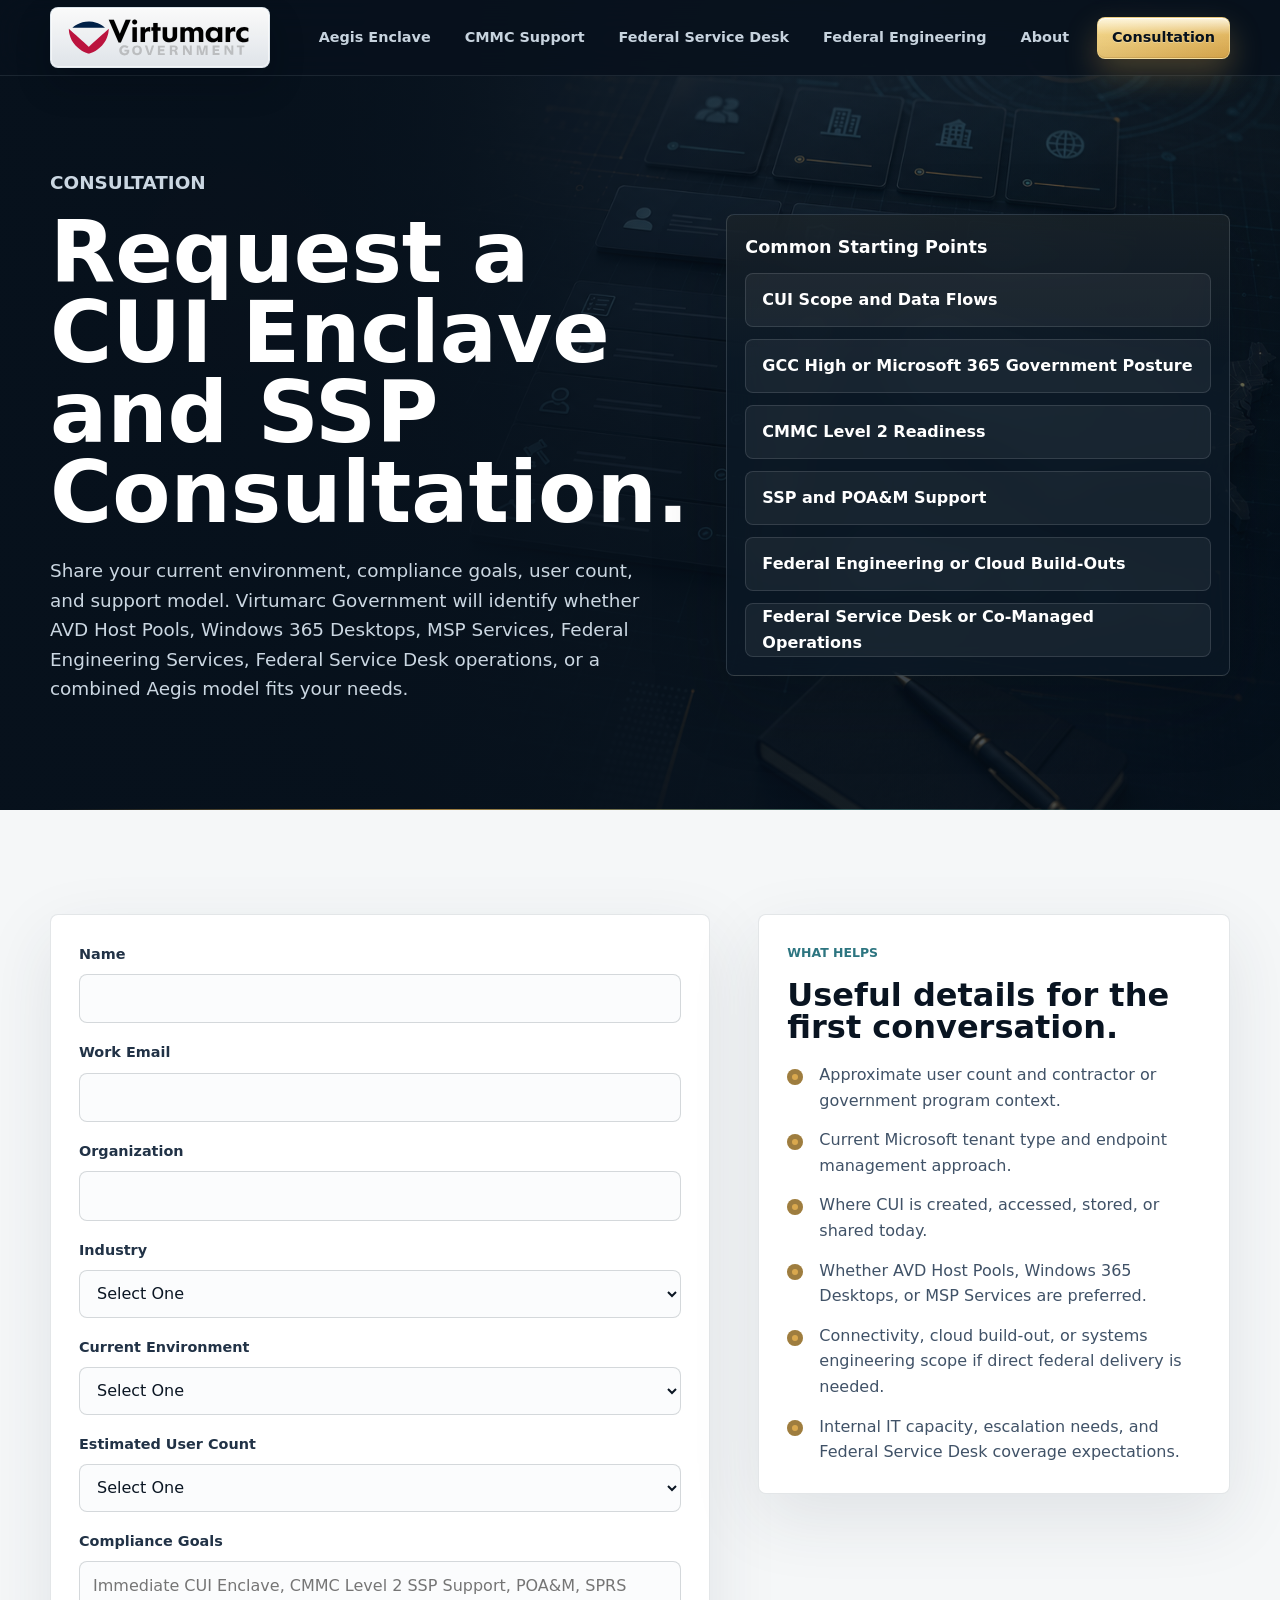
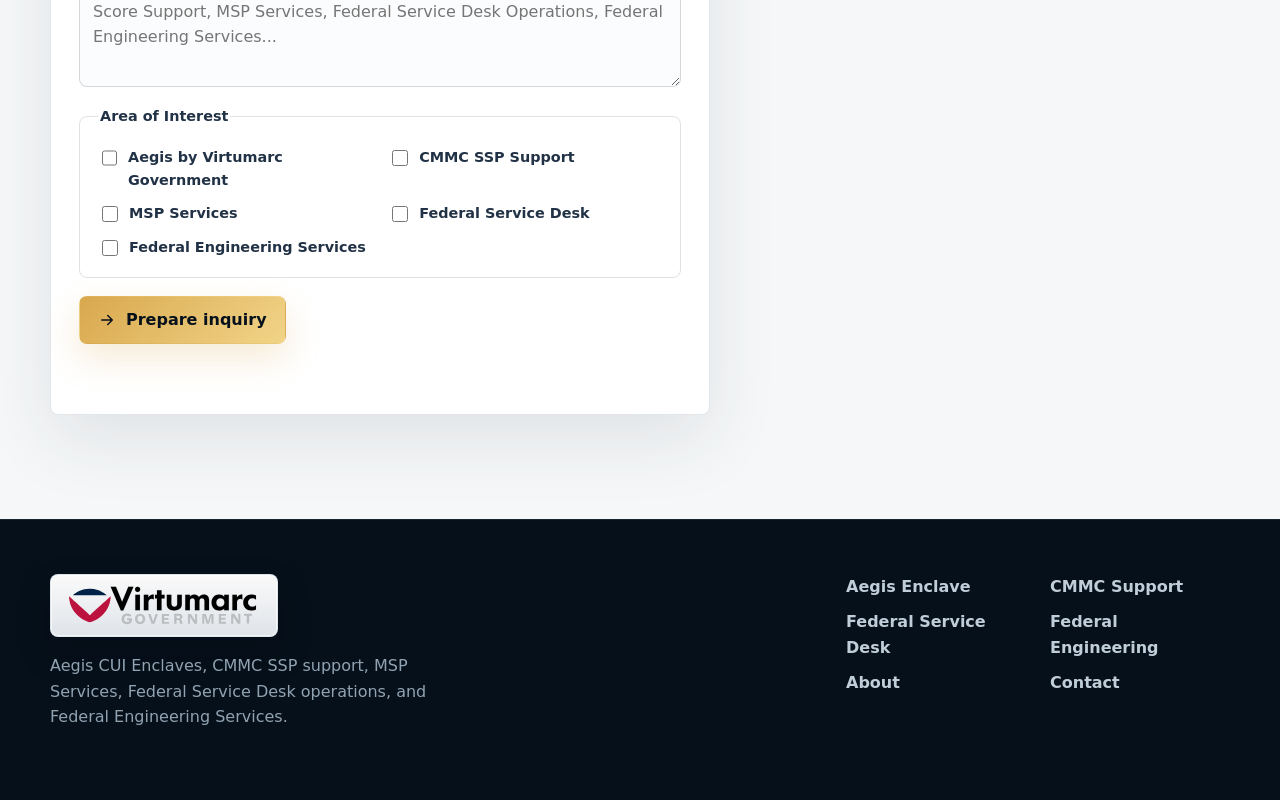
<file: contact.html>
<!DOCTYPE html>
<html lang="en">
  <head>
    <meta charset="utf-8" />
    <meta name="viewport" content="width=device-width, initial-scale=1" />
    <meta
      name="description"
      content="Request a consultation for Aegis CUI Enclave, CMMC Level 2 SSP support, GovCon MSP Services, Federal Service Desk, or Federal Engineering Services."
    />
    <meta name="robots" content="index,follow" />
    <title>Request CUI Enclave, CMMC SSP or MSP Consultation | Virtumarc Government</title>
    <link rel="canonical" href="https://virtumarcgov.com/contact.html" />
    <meta property="og:type" content="website" />
    <meta property="og:site_name" content="Virtumarc Government" />
    <meta property="og:title" content="Request CUI Enclave, CMMC SSP or MSP Consultation | Virtumarc Government" />
    <meta property="og:description" content="Request a consultation for Aegis CUI Enclave, CMMC Level 2 SSP support, GovCon MSP Services, Federal Service Desk, or Federal Engineering Services." />
    <meta property="og:url" content="https://virtumarcgov.com/contact.html" />
    <meta property="og:image" content="https://virtumarcgov.com/assets/images/hero-contact.png" />
    <meta name="twitter:card" content="summary_large_image" />
    <meta name="twitter:title" content="Request CUI Enclave, CMMC SSP or MSP Consultation | Virtumarc Government" />
    <meta name="twitter:description" content="Request a consultation for Aegis CUI Enclave, CMMC Level 2 SSP support, GovCon MSP Services, Federal Service Desk, or Federal Engineering Services." />
    <meta name="twitter:image" content="https://virtumarcgov.com/assets/images/hero-contact.png" />
    <link rel="icon" href="assets/images/virtumarc-gov-brandmark.svg" type="image/svg+xml" />
    <link rel="alternate icon" href="favicon.ico" />
    <link rel="apple-touch-icon" href="apple-touch-icon.png" />
    <link rel="stylesheet" href="assets/styles.css" />
    <script type="application/ld+json">
      {
            "@context": "https://schema.org",
            "@graph": [
                  {
                        "@type": "Organization",
                        "@id": "https://virtumarcgov.com/#organization",
                        "name": "Virtumarc Government",
                        "url": "https://virtumarcgov.com",
                        "logo": "https://virtumarcgov.com/assets/images/virtumarc-gov-logo.svg"
                  },
                  {
                        "@type": "ContactPage",
                        "@id": "https://virtumarcgov.com/contact.html#webpage",
                        "url": "https://virtumarcgov.com/contact.html",
                        "name": "Request CUI Enclave, CMMC SSP or MSP Consultation | Virtumarc Government",
                        "description": "Request a consultation for Aegis CUI Enclave, CMMC Level 2 SSP support, GovCon MSP Services, Federal Service Desk, or Federal Engineering Services.",
                        "isPartOf": {
                              "@id": "https://virtumarcgov.com/#website"
                        },
                        "inLanguage": "en-US",
                        "primaryImageOfPage": "https://virtumarcgov.com/assets/images/hero-contact.png"
                  },
                  {
                        "@type": "BreadcrumbList",
                        "itemListElement": [
                              {
                                    "@type": "ListItem",
                                    "position": 1,
                                    "name": "Home",
                                    "item": "https://virtumarcgov.com/"
                              },
                              {
                                    "@type": "ListItem",
                                    "position": 2,
                                    "name": "Request CUI Enclave, CMMC SSP or MSP Consultation",
                                    "item": "https://virtumarcgov.com/contact.html"
                              }
                        ]
                  }
            ]
      }
    </script>
  </head>
  <body>
    <header class="site-header">
      <a class="brand" href="index.html" aria-label="Virtumarc Government home">
        <img class="brand-logo" src="assets/images/virtumarc-gov-logo.svg" alt="Virtumarc Government" />
      </a>
      <button class="menu-toggle" type="button" aria-expanded="false" aria-controls="site-nav">
        <span class="sr-only">Toggle navigation</span><span></span><span></span><span></span>
      </button>
      <nav id="site-nav" class="site-nav" aria-label="Primary navigation">
        <a href="aegis-enclave.html">Aegis Enclave</a>
        <a href="cmmc-support.html">CMMC Support</a>
        <a href="federal-service-desk.html">Federal Service Desk</a>
        <a href="federal-engineering.html">Federal Engineering</a>
        <a href="about.html">About</a>
        <a class="nav-cta active" href="contact.html">Consultation</a>
      </nav>
    </header>

    <main>
      <section class="page-hero page-hero-contact contact-hero">
        <div class="container page-hero-grid">
          <div>
            <p class="eyebrow">Consultation</p>
            <h1>Request a CUI Enclave and SSP Consultation.</h1>
            <p>
              Share your current environment, compliance goals, user count, and support model.
              Virtumarc Government will identify whether AVD Host Pools, Windows 365 Desktops,
              MSP Services, Federal Engineering Services, Federal Service Desk operations, or a combined Aegis model
              fits your needs.
            </p>
          </div>
          <div class="contact-summary">
            <strong>Common Starting Points</strong>
            <span>CUI Scope and Data Flows</span>
            <span>GCC High or Microsoft 365 Government Posture</span>
            <span>CMMC Level 2 Readiness</span>
            <span>SSP and POA&amp;M Support</span>
            <span>Federal Engineering or Cloud Build-Outs</span>
            <span>Federal Service Desk or Co-Managed Operations</span>
          </div>
        </div>
      </section>

      <section class="section section-light">
        <div class="container contact-grid">
          <form class="intake-form" id="consultation-form">
            <div class="form-row">
              <label for="name">Name</label>
              <input id="name" name="name" type="text" autocomplete="name" required />
            </div>
            <div class="form-row">
              <label for="email">Work Email</label>
              <input id="email" name="email" type="email" autocomplete="email" required />
            </div>
            <div class="form-row">
              <label for="organization">Organization</label>
              <input id="organization" name="organization" type="text" autocomplete="organization" required />
            </div>
            <div class="form-row">
              <label for="industry">Industry</label>
              <select id="industry" name="industry" required>
                <option value="">Select One</option>
                <option>Defense Contractor</option>
                <option>SBIR/STTR Company</option>
                <option>Engineering Firm</option>
                <option>Government Software Vendor</option>
                <option>Aerospace or Manufacturing</option>
                <option>Domestic Government Program</option>
                <option>International Government Program</option>
                <option>Other Regulated Organization</option>
              </select>
            </div>
            <div class="form-row">
              <label for="environment">Current Environment</label>
              <select id="environment" name="environment" required>
                <option value="">Select One</option>
                <option>Microsoft 365 Commercial</option>
                <option>Microsoft GCC</option>
                <option>Microsoft GCC High</option>
                <option>Hybrid or Mixed Environment</option>
                <option>Planning a New Regulated Environment</option>
                <option>Need an Immediate CUI Enclave</option>
              </select>
            </div>
            <div class="form-row">
              <label for="users">Estimated User Count</label>
              <select id="users" name="users" required>
                <option value="">Select One</option>
                <option>1-5 Users</option>
                <option>6-50 Users</option>
                <option>51+ Users</option>
                <option>Not Sure Yet</option>
              </select>
            </div>
            <div class="form-row">
              <label for="goals">Compliance Goals</label>
              <textarea id="goals" name="goals" rows="4" placeholder="Immediate CUI Enclave, CMMC Level 2 SSP Support, POA&amp;M, SPRS Score Support, MSP Services, Federal Service Desk Operations, Federal Engineering Services..." required></textarea>
            </div>
            <fieldset>
              <legend>Area of Interest</legend>
              <label><input type="checkbox" name="interest" value="Aegis by Virtumarc Government" /> Aegis by Virtumarc Government</label>
              <label><input type="checkbox" name="interest" value="CMMC SSP support" /> CMMC SSP Support</label>
              <label><input type="checkbox" name="interest" value="MSP Services" /> MSP Services</label>
              <label><input type="checkbox" name="interest" value="Federal Service Desk" /> Federal Service Desk</label>
              <label><input type="checkbox" name="interest" value="Federal Engineering Services" /> Federal Engineering Services</label>
            </fieldset>
            <button class="button primary submit-button" type="submit">
              <svg aria-hidden="true" viewBox="0 0 24 24"><path d="M5 12h14M13 6l6 6-6 6" /></svg>
              Prepare inquiry
            </button>
            <p class="form-note" id="form-note" role="status" aria-live="polite"></p>
          </form>

          <aside class="contact-aside">
            <p class="eyebrow">What Helps</p>
            <h2>Useful details for the first conversation.</h2>
            <ul class="check-list">
              <li>Approximate user count and contractor or government program context.</li>
              <li>Current Microsoft tenant type and endpoint management approach.</li>
              <li>Where CUI is created, accessed, stored, or shared today.</li>
              <li>Whether AVD Host Pools, Windows 365 Desktops, or MSP Services are preferred.</li>
              <li>Connectivity, cloud build-out, or systems engineering scope if direct federal delivery is needed.</li>
              <li>Internal IT capacity, escalation needs, and Federal Service Desk coverage expectations.</li>
            </ul>
          </aside>
        </div>
      </section>
    </main>

    <footer class="site-footer">
      <div class="container footer-grid">
        <div>
          <a class="brand footer-brand" href="index.html"><img class="brand-logo" src="assets/images/virtumarc-gov-logo.svg" alt="Virtumarc Government" /></a>
          <p>Aegis CUI Enclaves, CMMC SSP support, MSP Services, Federal Service Desk operations, and Federal Engineering Services.</p>
        </div>
        <div class="footer-links">
          <a href="aegis-enclave.html">Aegis Enclave</a><a href="cmmc-support.html">CMMC Support</a><a href="federal-service-desk.html">Federal Service Desk</a><a href="federal-engineering.html">Federal Engineering</a><a href="about.html">About</a><a href="contact.html">Contact</a>
        </div>
      </div>
    </footer>
    <script src="assets/main.js"></script>
  </body>
</html>
</file>
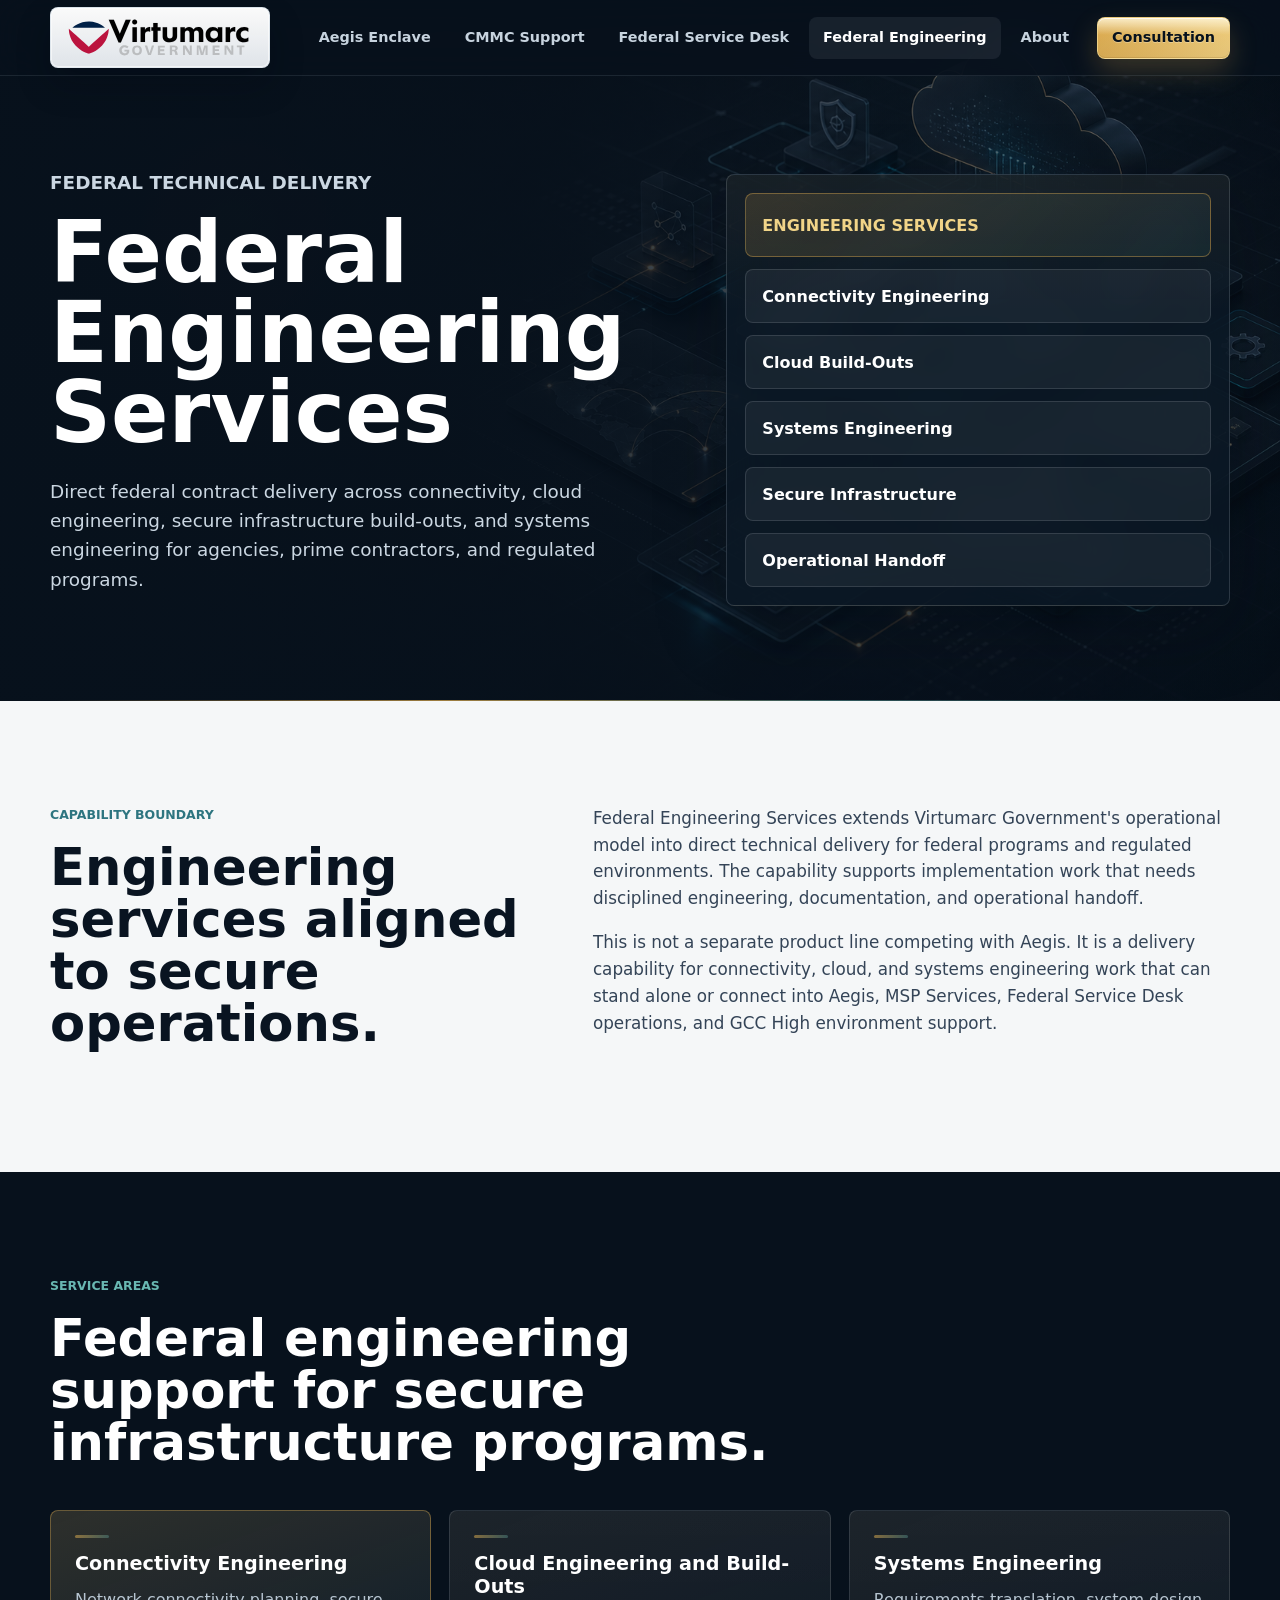
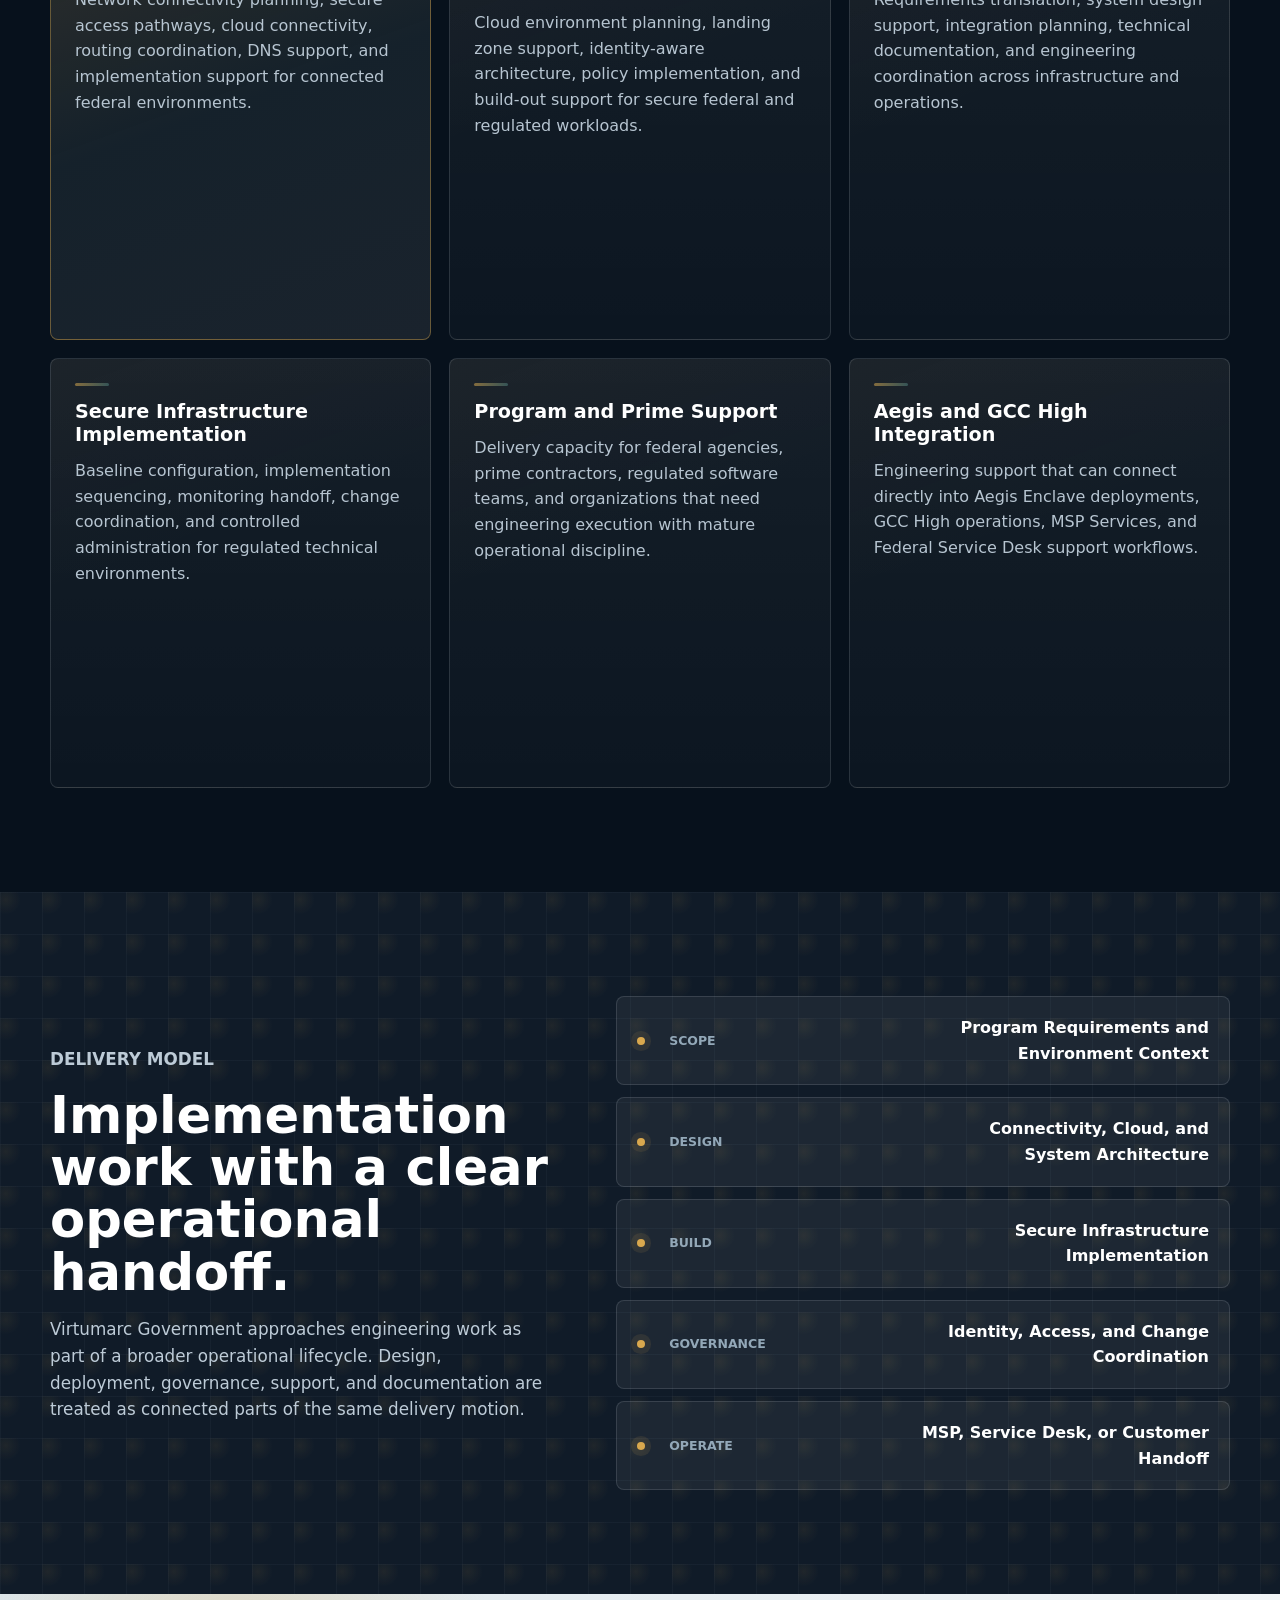
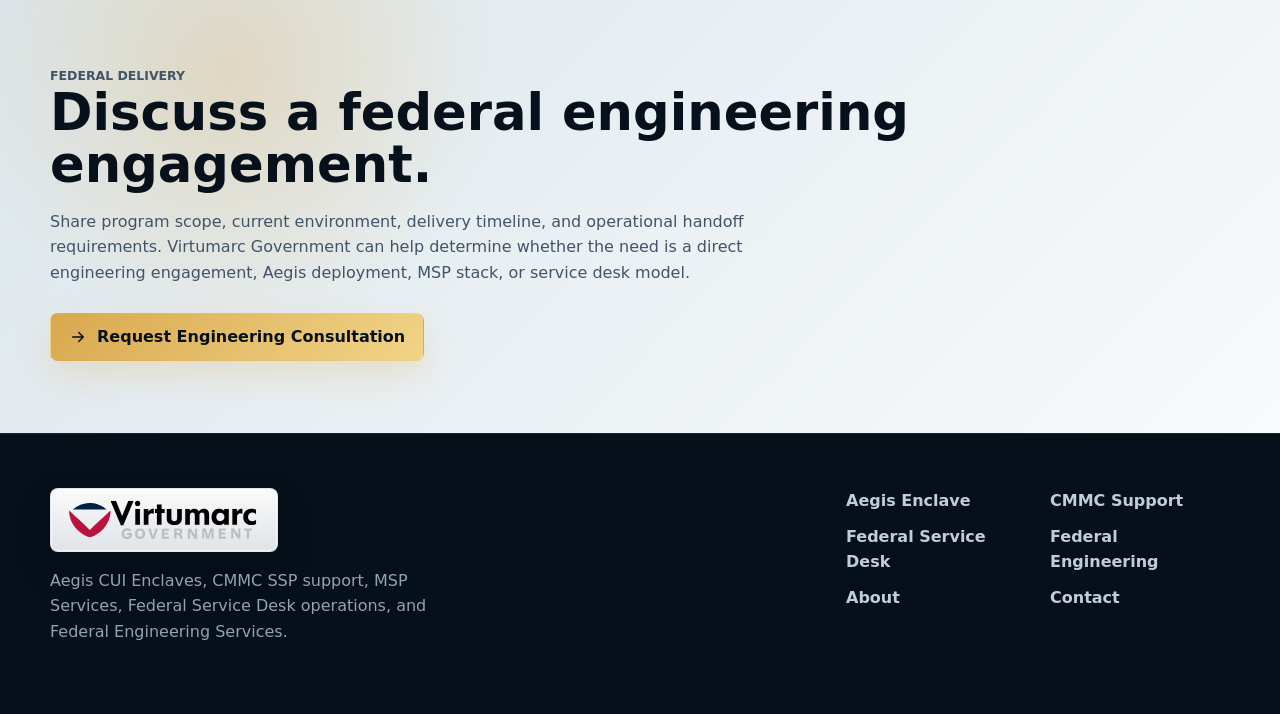
<file: federal-engineering.html>
<!DOCTYPE html>
<html lang="en">
  <head>
    <meta charset="utf-8" />
    <meta name="viewport" content="width=device-width, initial-scale=1" />
    <meta
      name="description"
      content="Federal Engineering Services for connectivity engineering, cloud engineering, secure infrastructure build-outs, systems engineering, and operational handoff."
    />
    <meta name="robots" content="index,follow" />
    <title>Federal Engineering Services for Cloud Build-Outs | Virtumarc Government</title>
    <link rel="canonical" href="https://virtumarcgov.com/federal-engineering.html" />
    <meta property="og:type" content="website" />
    <meta property="og:site_name" content="Virtumarc Government" />
    <meta property="og:title" content="Federal Engineering Services for Cloud Build-Outs | Virtumarc Government" />
    <meta property="og:description" content="Federal Engineering Services for connectivity engineering, cloud engineering, secure infrastructure build-outs, systems engineering, and operational handoff." />
    <meta property="og:url" content="https://virtumarcgov.com/federal-engineering.html" />
    <meta property="og:image" content="https://virtumarcgov.com/assets/images/hero-engineering.png" />
    <meta name="twitter:card" content="summary_large_image" />
    <meta name="twitter:title" content="Federal Engineering Services for Cloud Build-Outs | Virtumarc Government" />
    <meta name="twitter:description" content="Federal Engineering Services for connectivity engineering, cloud engineering, secure infrastructure build-outs, systems engineering, and operational handoff." />
    <meta name="twitter:image" content="https://virtumarcgov.com/assets/images/hero-engineering.png" />
    <link rel="icon" href="assets/images/virtumarc-gov-brandmark.svg" type="image/svg+xml" />
    <link rel="alternate icon" href="favicon.ico" />
    <link rel="apple-touch-icon" href="apple-touch-icon.png" />
    <link rel="stylesheet" href="assets/styles.css" />
    <script type="application/ld+json">
      {
            "@context": "https://schema.org",
            "@graph": [
                  {
                        "@type": "Organization",
                        "@id": "https://virtumarcgov.com/#organization",
                        "name": "Virtumarc Government",
                        "url": "https://virtumarcgov.com",
                        "logo": "https://virtumarcgov.com/assets/images/virtumarc-gov-logo.svg"
                  },
                  {
                        "@type": "WebPage",
                        "@id": "https://virtumarcgov.com/federal-engineering.html#webpage",
                        "url": "https://virtumarcgov.com/federal-engineering.html",
                        "name": "Federal Engineering Services for Cloud Build-Outs | Virtumarc Government",
                        "description": "Federal Engineering Services for connectivity engineering, cloud engineering, secure infrastructure build-outs, systems engineering, and operational handoff.",
                        "isPartOf": {
                              "@id": "https://virtumarcgov.com/#website"
                        },
                        "inLanguage": "en-US",
                        "primaryImageOfPage": "https://virtumarcgov.com/assets/images/hero-engineering.png"
                  },
                  {
                        "@type": "BreadcrumbList",
                        "itemListElement": [
                              {
                                    "@type": "ListItem",
                                    "position": 1,
                                    "name": "Home",
                                    "item": "https://virtumarcgov.com/"
                              },
                              {
                                    "@type": "ListItem",
                                    "position": 2,
                                    "name": "Federal Engineering Services for Cloud Build-Outs",
                                    "item": "https://virtumarcgov.com/federal-engineering.html"
                              }
                        ]
                  },
                  {
                        "@type": "Service",
                        "@id": "https://virtumarcgov.com/federal-engineering.html#service",
                        "name": "Federal Engineering Services",
                        "serviceType": "Connectivity, cloud, and systems engineering for federal programs",
                        "description": "Federal Engineering Services for connectivity engineering, cloud engineering, secure infrastructure build-outs, systems engineering, and operational handoff.",
                        "provider": {
                              "@id": "https://virtumarcgov.com/#organization"
                        },
                        "areaServed": [
                              "United States",
                              "International"
                        ],
                        "audience": {
                              "@type": "BusinessAudience",
                              "audienceType": "GovCon SMBs, defense contractors, regulated software providers, engineering firms, and federal programs"
                        },
                        "url": "https://virtumarcgov.com/federal-engineering.html"
                  }
            ]
      }
    </script>
  </head>
  <body>
    <header class="site-header">
      <a class="brand" href="index.html" aria-label="Virtumarc Government home">
        <img class="brand-logo" src="assets/images/virtumarc-gov-logo.svg" alt="Virtumarc Government" />
      </a>
      <button class="menu-toggle" type="button" aria-expanded="false" aria-controls="site-nav">
        <span class="sr-only">Toggle navigation</span><span></span><span></span><span></span>
      </button>
      <nav id="site-nav" class="site-nav" aria-label="Primary navigation">
        <a href="aegis-enclave.html">Aegis Enclave</a>
        <a href="cmmc-support.html">CMMC Support</a>
        <a href="federal-service-desk.html">Federal Service Desk</a>
        <a class="active" href="federal-engineering.html">Federal Engineering</a>
        <a href="about.html">About</a>
        <a class="nav-cta" href="contact.html">Consultation</a>
      </nav>
    </header>

    <main>
      <section class="page-hero page-hero-engineering">
        <div class="container page-hero-grid">
          <div>
            <p class="eyebrow">Federal Technical Delivery</p>
            <h1>Federal Engineering Services</h1>
            <p>
              Direct federal contract delivery across connectivity, cloud engineering, secure
              infrastructure build-outs, and systems engineering for agencies, prime contractors,
              and regulated programs.
            </p>
          </div>
          <div class="page-visual product-visual" aria-label="Federal engineering services">
            <span class="visual-head">Engineering Services</span>
            <span>Connectivity Engineering</span>
            <span>Cloud Build-Outs</span>
            <span>Systems Engineering</span>
            <span>Secure Infrastructure</span>
            <span>Operational Handoff</span>
          </div>
        </div>
      </section>

      <section class="section section-light">
        <div class="container split">
          <div>
            <p class="eyebrow">Capability Boundary</p>
            <h2>Engineering services aligned to secure operations.</h2>
          </div>
          <div class="prose">
            <p>
              Federal Engineering Services extends Virtumarc Government's operational model into
              direct technical delivery for federal programs and regulated environments. The
              capability supports implementation work that needs disciplined engineering,
              documentation, and operational handoff.
            </p>
            <p>
              This is not a separate product line competing with Aegis. It is a delivery
              capability for connectivity, cloud, and systems engineering work that can stand alone
              or connect into Aegis, MSP Services, Federal Service Desk operations, and GCC High
              environment support.
            </p>
          </div>
        </div>
      </section>

      <section class="section">
        <div class="container">
          <div class="section-heading">
            <p class="eyebrow">Service Areas</p>
            <h2>Federal engineering support for secure infrastructure programs.</h2>
          </div>
          <div class="service-grid three detail-grid">
            <article class="service-card accent-card">
              <h3>Connectivity Engineering</h3>
              <p>
                Network connectivity planning, secure access pathways, cloud connectivity,
                routing coordination, DNS support, and implementation support for connected
                federal environments.
              </p>
            </article>
            <article class="service-card">
              <h3>Cloud Engineering and Build-Outs</h3>
              <p>
                Cloud environment planning, landing zone support, identity-aware architecture,
                policy implementation, and build-out support for secure federal and regulated
                workloads.
              </p>
            </article>
            <article class="service-card">
              <h3>Systems Engineering</h3>
              <p>
                Requirements translation, system design support, integration planning, technical
                documentation, and engineering coordination across infrastructure and operations.
              </p>
            </article>
            <article class="service-card">
              <h3>Secure Infrastructure Implementation</h3>
              <p>
                Baseline configuration, implementation sequencing, monitoring handoff, change
                coordination, and controlled administration for regulated technical environments.
              </p>
            </article>
            <article class="service-card">
              <h3>Program and Prime Support</h3>
              <p>
                Delivery capacity for federal agencies, prime contractors, regulated software
                teams, and organizations that need engineering execution with mature operational
                discipline.
              </p>
            </article>
            <article class="service-card">
              <h3>Aegis and GCC High Integration</h3>
              <p>
                Engineering support that can connect directly into Aegis Enclave deployments, GCC
                High operations, MSP Services, and Federal Service Desk support workflows.
              </p>
            </article>
          </div>
        </div>
      </section>

      <section class="section section-blueprint">
        <div class="container architecture">
          <div>
            <p class="eyebrow">Delivery Model</p>
            <h2>Implementation work with a clear operational handoff.</h2>
            <p>
              Virtumarc Government approaches engineering work as part of a broader operational
              lifecycle. Design, deployment, governance, support, and documentation are treated as
              connected parts of the same delivery motion.
            </p>
          </div>
          <div class="architecture-stack">
            <div><span>Scope</span><strong>Program Requirements and Environment Context</strong></div>
            <div><span>Design</span><strong>Connectivity, Cloud, and System Architecture</strong></div>
            <div><span>Build</span><strong>Secure Infrastructure Implementation</strong></div>
            <div><span>Governance</span><strong>Identity, Access, and Change Coordination</strong></div>
            <div><span>Operate</span><strong>MSP, Service Desk, or Customer Handoff</strong></div>
          </div>
        </div>
      </section>

      <section class="cta-band">
        <div class="container cta-grid">
          <div>
            <p class="eyebrow">Federal Delivery</p>
            <h2>Discuss a federal engineering engagement.</h2>
            <p>
              Share program scope, current environment, delivery timeline, and operational
              handoff requirements. Virtumarc Government can help determine whether the need is a
              direct engineering engagement, Aegis deployment, MSP stack, or service desk model.
            </p>
          </div>
          <a class="button primary" href="contact.html">
            <svg aria-hidden="true" viewBox="0 0 24 24"><path d="M5 12h14M13 6l6 6-6 6" /></svg>
            Request Engineering Consultation
          </a>
        </div>
      </section>
    </main>

    <footer class="site-footer">
      <div class="container footer-grid">
        <div>
          <a class="brand footer-brand" href="index.html"><img class="brand-logo" src="assets/images/virtumarc-gov-logo.svg" alt="Virtumarc Government" /></a>
          <p>Aegis CUI Enclaves, CMMC SSP support, MSP Services, Federal Service Desk operations, and Federal Engineering Services.</p>
        </div>
        <div class="footer-links">
          <a href="aegis-enclave.html">Aegis Enclave</a><a href="cmmc-support.html">CMMC Support</a><a href="federal-service-desk.html">Federal Service Desk</a><a href="federal-engineering.html">Federal Engineering</a><a href="about.html">About</a><a href="contact.html">Contact</a>
        </div>
      </div>
    </footer>
    <script src="assets/main.js"></script>
  </body>
</html>
</file>
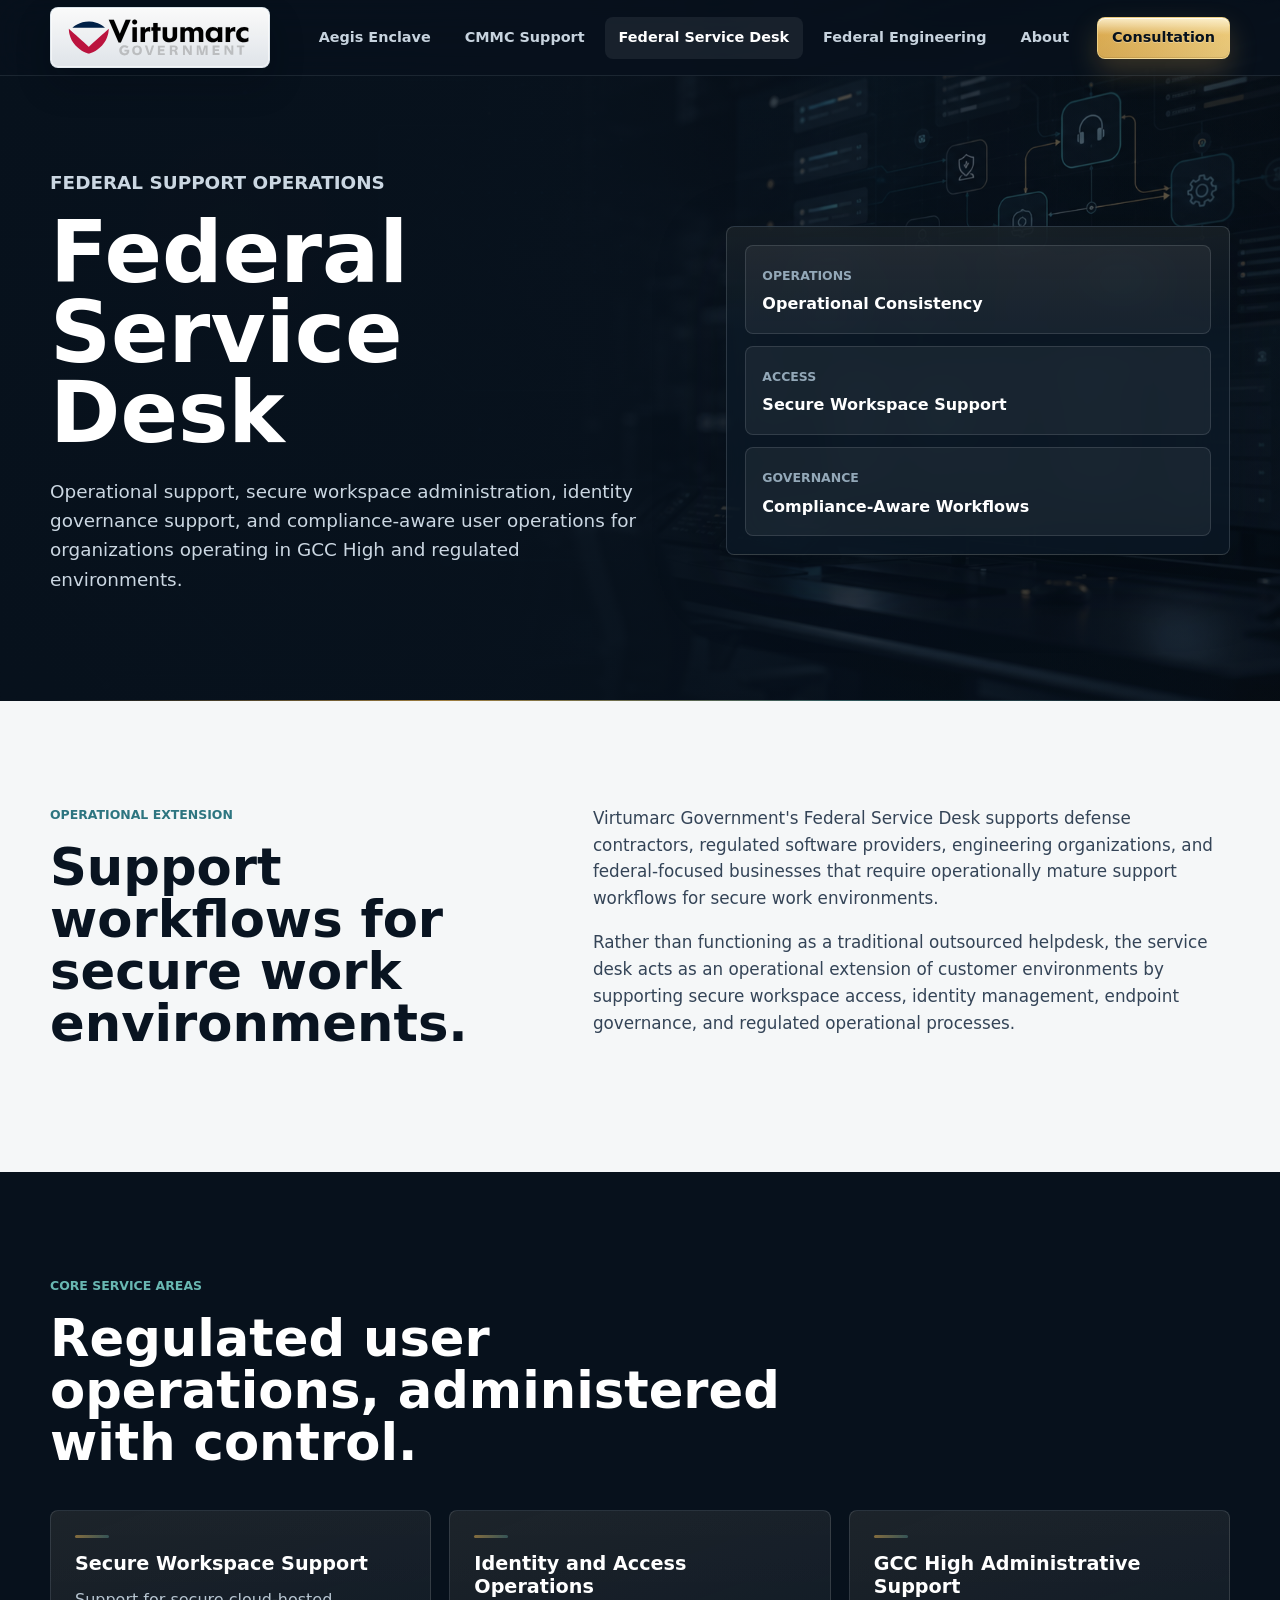
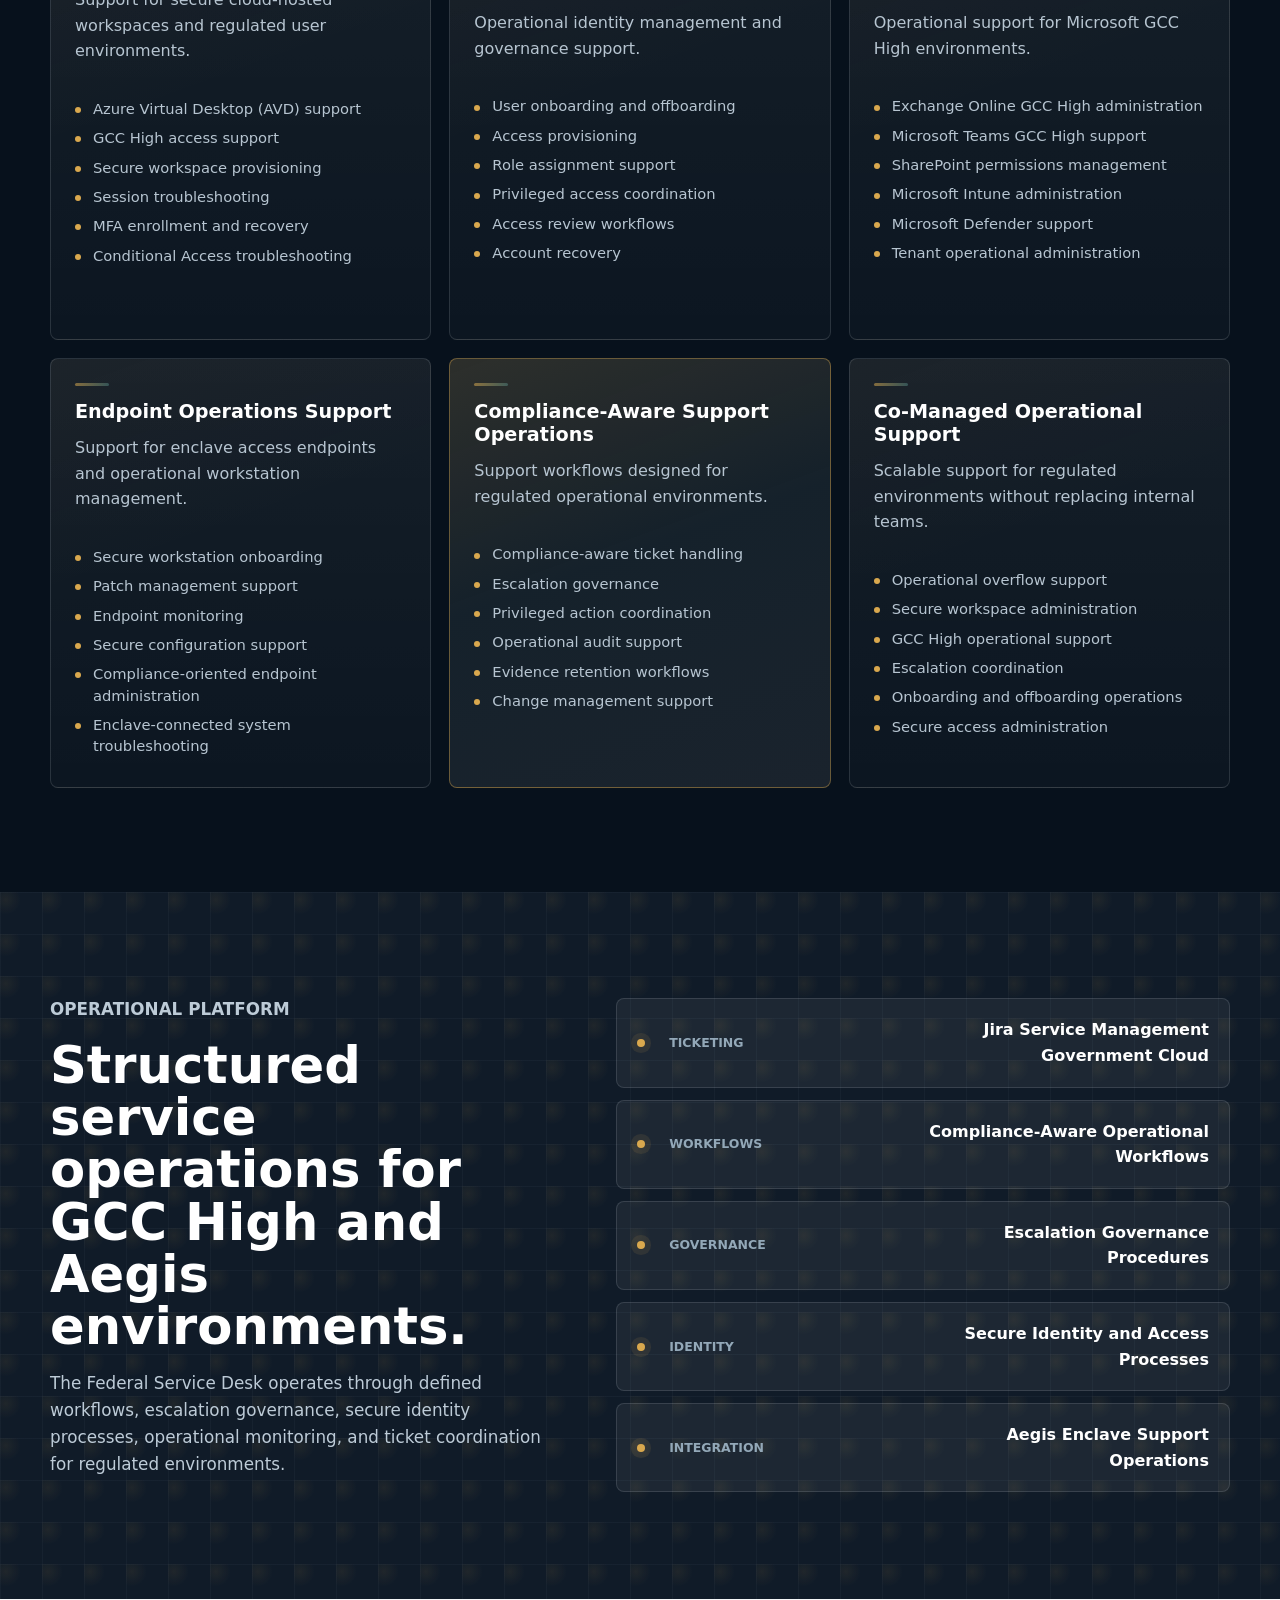
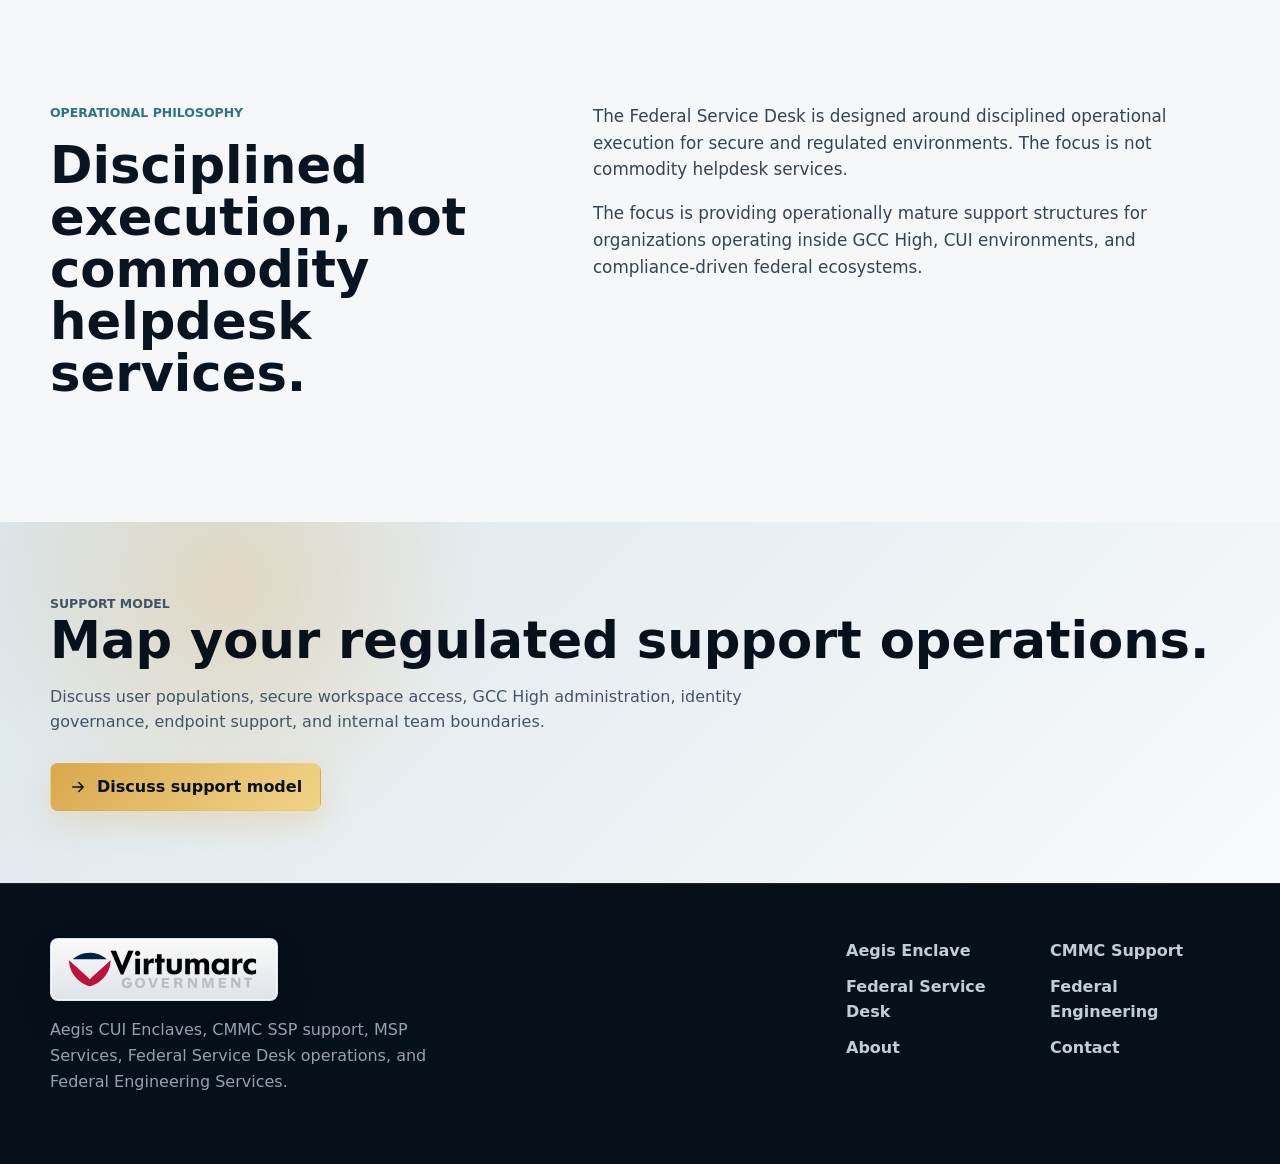
<file: federal-service-desk.html>
<!DOCTYPE html>
<html lang="en">
  <head>
    <meta charset="utf-8" />
    <meta name="viewport" content="width=device-width, initial-scale=1" />
    <meta
      name="description"
      content="Federal Service Desk support for GCC High and regulated environments, including secure workspace access, identity governance, endpoint operations, and compliance-aware workflows."
    />
    <meta name="robots" content="index,follow" />
    <title>Federal Service Desk for GCC High Operations | Virtumarc Government</title>
    <link rel="canonical" href="https://virtumarcgov.com/federal-service-desk.html" />
    <meta property="og:type" content="website" />
    <meta property="og:site_name" content="Virtumarc Government" />
    <meta property="og:title" content="Federal Service Desk for GCC High Operations | Virtumarc Government" />
    <meta property="og:description" content="Federal Service Desk support for GCC High and regulated environments, including secure workspace access, identity governance, endpoint operations, and compliance-aware workflows." />
    <meta property="og:url" content="https://virtumarcgov.com/federal-service-desk.html" />
    <meta property="og:image" content="https://virtumarcgov.com/assets/images/hero-service-desk.png" />
    <meta name="twitter:card" content="summary_large_image" />
    <meta name="twitter:title" content="Federal Service Desk for GCC High Operations | Virtumarc Government" />
    <meta name="twitter:description" content="Federal Service Desk support for GCC High and regulated environments, including secure workspace access, identity governance, endpoint operations, and compliance-aware workflows." />
    <meta name="twitter:image" content="https://virtumarcgov.com/assets/images/hero-service-desk.png" />
    <link rel="icon" href="assets/images/virtumarc-gov-brandmark.svg" type="image/svg+xml" />
    <link rel="alternate icon" href="favicon.ico" />
    <link rel="apple-touch-icon" href="apple-touch-icon.png" />
    <link rel="stylesheet" href="assets/styles.css" />
    <script type="application/ld+json">
      {
            "@context": "https://schema.org",
            "@graph": [
                  {
                        "@type": "Organization",
                        "@id": "https://virtumarcgov.com/#organization",
                        "name": "Virtumarc Government",
                        "url": "https://virtumarcgov.com",
                        "logo": "https://virtumarcgov.com/assets/images/virtumarc-gov-logo.svg"
                  },
                  {
                        "@type": "WebPage",
                        "@id": "https://virtumarcgov.com/federal-service-desk.html#webpage",
                        "url": "https://virtumarcgov.com/federal-service-desk.html",
                        "name": "Federal Service Desk for GCC High Operations | Virtumarc Government",
                        "description": "Federal Service Desk support for GCC High and regulated environments, including secure workspace access, identity governance, endpoint operations, and compliance-aware workflows.",
                        "isPartOf": {
                              "@id": "https://virtumarcgov.com/#website"
                        },
                        "inLanguage": "en-US",
                        "primaryImageOfPage": "https://virtumarcgov.com/assets/images/hero-service-desk.png"
                  },
                  {
                        "@type": "BreadcrumbList",
                        "itemListElement": [
                              {
                                    "@type": "ListItem",
                                    "position": 1,
                                    "name": "Home",
                                    "item": "https://virtumarcgov.com/"
                              },
                              {
                                    "@type": "ListItem",
                                    "position": 2,
                                    "name": "Federal Service Desk for GCC High Operations",
                                    "item": "https://virtumarcgov.com/federal-service-desk.html"
                              }
                        ]
                  },
                  {
                        "@type": "Service",
                        "@id": "https://virtumarcgov.com/federal-service-desk.html#service",
                        "name": "Federal Service Desk",
                        "serviceType": "Federal service desk and regulated IT operations support",
                        "description": "Federal Service Desk support for GCC High and regulated environments, including secure workspace access, identity governance, endpoint operations, and compliance-aware workflows.",
                        "provider": {
                              "@id": "https://virtumarcgov.com/#organization"
                        },
                        "areaServed": [
                              "United States",
                              "International"
                        ],
                        "audience": {
                              "@type": "BusinessAudience",
                              "audienceType": "GovCon SMBs, defense contractors, regulated software providers, engineering firms, and federal programs"
                        },
                        "url": "https://virtumarcgov.com/federal-service-desk.html"
                  }
            ]
      }
    </script>
  </head>
  <body>
    <header class="site-header">
      <a class="brand" href="index.html" aria-label="Virtumarc Government home">
        <img class="brand-logo" src="assets/images/virtumarc-gov-logo.svg" alt="Virtumarc Government" />
      </a>
      <button class="menu-toggle" type="button" aria-expanded="false" aria-controls="site-nav">
        <span class="sr-only">Toggle navigation</span><span></span><span></span><span></span>
      </button>
      <nav id="site-nav" class="site-nav" aria-label="Primary navigation">
        <a href="aegis-enclave.html">Aegis Enclave</a>
        <a href="cmmc-support.html">CMMC Support</a>
        <a class="active" href="federal-service-desk.html">Federal Service Desk</a>
        <a href="federal-engineering.html">Federal Engineering</a>
        <a href="about.html">About</a>
        <a class="nav-cta" href="contact.html">Consultation</a>
      </nav>
    </header>

    <main>
      <section class="page-hero page-hero-service">
        <div class="container page-hero-grid">
          <div>
            <p class="eyebrow">Federal Support Operations</p>
            <h1>Federal Service Desk</h1>
            <p>
              Operational support, secure workspace administration, identity governance support,
              and compliance-aware user operations for organizations operating in GCC High and
              regulated environments.
            </p>
          </div>
          <div class="ticket-panel" aria-label="Service desk workflow">
            <div><span>Operations</span><strong>Operational Consistency</strong></div>
            <div><span>Access</span><strong>Secure Workspace Support</strong></div>
            <div><span>Governance</span><strong>Compliance-Aware Workflows</strong></div>
          </div>
        </div>
      </section>

      <section class="section section-light">
        <div class="container split">
          <div>
            <p class="eyebrow">Operational Extension</p>
            <h2>Support workflows for secure work environments.</h2>
          </div>
          <div class="prose">
            <p>
              Virtumarc Government's Federal Service Desk supports defense contractors, regulated
              software providers, engineering organizations, and federal-focused businesses that
              require operationally mature support workflows for secure work environments.
            </p>
            <p>
              Rather than functioning as a traditional outsourced helpdesk, the service desk acts
              as an operational extension of customer environments by supporting secure workspace
              access, identity management, endpoint governance, and regulated operational
              processes.
            </p>
          </div>
        </div>
      </section>

      <section class="section">
        <div class="container">
          <div class="section-heading">
            <p class="eyebrow">Core Service Areas</p>
            <h2>Regulated user operations, administered with control.</h2>
          </div>
          <div class="service-grid three detail-grid">
            <article class="service-card">
              <h3>Secure Workspace Support</h3>
              <p>Support for secure cloud-hosted workspaces and regulated user environments.</p>
              <ul class="support-list">
                <li>Azure Virtual Desktop (AVD) support</li>
                <li>GCC High access support</li>
                <li>Secure workspace provisioning</li>
                <li>Session troubleshooting</li>
                <li>MFA enrollment and recovery</li>
                <li>Conditional Access troubleshooting</li>
              </ul>
            </article>
            <article class="service-card">
              <h3>Identity and Access Operations</h3>
              <p>Operational identity management and governance support.</p>
              <ul class="support-list">
                <li>User onboarding and offboarding</li>
                <li>Access provisioning</li>
                <li>Role assignment support</li>
                <li>Privileged access coordination</li>
                <li>Access review workflows</li>
                <li>Account recovery</li>
              </ul>
            </article>
            <article class="service-card">
              <h3>GCC High Administrative Support</h3>
              <p>Operational support for Microsoft GCC High environments.</p>
              <ul class="support-list">
                <li>Exchange Online GCC High administration</li>
                <li>Microsoft Teams GCC High support</li>
                <li>SharePoint permissions management</li>
                <li>Microsoft Intune administration</li>
                <li>Microsoft Defender support</li>
                <li>Tenant operational administration</li>
              </ul>
            </article>
            <article class="service-card">
              <h3>Endpoint Operations Support</h3>
              <p>Support for enclave access endpoints and operational workstation management.</p>
              <ul class="support-list">
                <li>Secure workstation onboarding</li>
                <li>Patch management support</li>
                <li>Endpoint monitoring</li>
                <li>Secure configuration support</li>
                <li>Compliance-oriented endpoint administration</li>
                <li>Enclave-connected system troubleshooting</li>
              </ul>
            </article>
            <article class="service-card accent-card">
              <h3>Compliance-Aware Support Operations</h3>
              <p>Support workflows designed for regulated operational environments.</p>
              <ul class="support-list">
                <li>Compliance-aware ticket handling</li>
                <li>Escalation governance</li>
                <li>Privileged action coordination</li>
                <li>Operational audit support</li>
                <li>Evidence retention workflows</li>
                <li>Change management support</li>
              </ul>
            </article>
            <article class="service-card">
              <h3>Co-Managed Operational Support</h3>
              <p>Scalable support for regulated environments without replacing internal teams.</p>
              <ul class="support-list">
                <li>Operational overflow support</li>
                <li>Secure workspace administration</li>
                <li>GCC High operational support</li>
                <li>Escalation coordination</li>
                <li>Onboarding and offboarding operations</li>
                <li>Secure access administration</li>
              </ul>
            </article>
          </div>
        </div>
      </section>

      <section class="section section-blueprint">
        <div class="container architecture">
          <div>
            <p class="eyebrow">Operational Platform</p>
            <h2>Structured service operations for GCC High and Aegis environments.</h2>
            <p>
              The Federal Service Desk operates through defined workflows, escalation governance,
              secure identity processes, operational monitoring, and ticket coordination for
              regulated environments.
            </p>
          </div>
          <div class="architecture-stack">
            <div><span>Ticketing</span><strong>Jira Service Management Government Cloud</strong></div>
            <div><span>Workflows</span><strong>Compliance-Aware Operational Workflows</strong></div>
            <div><span>Governance</span><strong>Escalation Governance Procedures</strong></div>
            <div><span>Identity</span><strong>Secure Identity and Access Processes</strong></div>
            <div><span>Integration</span><strong>Aegis Enclave Support Operations</strong></div>
          </div>
        </div>
      </section>

      <section class="section section-light">
        <div class="container split">
          <div>
            <p class="eyebrow">Operational Philosophy</p>
            <h2>Disciplined execution, not commodity helpdesk services.</h2>
          </div>
          <div class="prose">
            <p>
              The Federal Service Desk is designed around disciplined operational execution for
              secure and regulated environments. The focus is not commodity helpdesk services.
            </p>
            <p>
              The focus is providing operationally mature support structures for organizations
              operating inside GCC High, CUI environments, and compliance-driven federal ecosystems.
            </p>
          </div>
        </div>
      </section>

      <section class="cta-band">
        <div class="container cta-grid">
          <div>
            <p class="eyebrow">Support Model</p>
            <h2>Map your regulated support operations.</h2>
            <p>Discuss user populations, secure workspace access, GCC High administration, identity governance, endpoint support, and internal team boundaries.</p>
          </div>
          <a class="button primary" href="contact.html">
            <svg aria-hidden="true" viewBox="0 0 24 24"><path d="M5 12h14M13 6l6 6-6 6" /></svg>
            Discuss support model
          </a>
        </div>
      </section>
    </main>

    <footer class="site-footer">
      <div class="container footer-grid">
        <div>
          <a class="brand footer-brand" href="index.html"><img class="brand-logo" src="assets/images/virtumarc-gov-logo.svg" alt="Virtumarc Government" /></a>
          <p>Aegis CUI Enclaves, CMMC SSP support, MSP Services, Federal Service Desk operations, and Federal Engineering Services.</p>
        </div>
        <div class="footer-links">
          <a href="aegis-enclave.html">Aegis Enclave</a><a href="cmmc-support.html">CMMC Support</a><a href="federal-service-desk.html">Federal Service Desk</a><a href="federal-engineering.html">Federal Engineering</a><a href="about.html">About</a><a href="contact.html">Contact</a>
        </div>
      </div>
    </footer>
    <script src="assets/main.js"></script>
  </body>
</html>
</file>
<file: assets/styles.css>
:root {
  --ink: #07111c;
  --ink-2: #101b28;
  --charcoal: #172232;
  --graphite: #263241;
  --steel: #607083;
  --muted-blue: #477ca3;
  --teal: #69b8b2;
  --signal: #d9a84e;
  --signal-2: #f1d488;
  --signal-soft: rgba(217, 168, 78, 0.16);
  --silver: #d9e2ea;
  --paper: #f5f7f8;
  --white: #ffffff;
  --line: rgba(120, 143, 164, 0.26);
  --shadow: 0 24px 70px rgba(3, 10, 18, 0.28);
  --radius: 8px;
}

* {
  box-sizing: border-box;
}

html {
  scroll-behavior: smooth;
}

body {
  margin: 0;
  background: var(--ink);
  color: var(--silver);
  font-family: Inter, ui-sans-serif, system-ui, -apple-system, BlinkMacSystemFont, "Segoe UI", Arial, sans-serif;
  font-size: 16px;
  line-height: 1.6;
}

img {
  display: block;
  max-width: 100%;
}

a {
  color: inherit;
  text-decoration: none;
}

button,
input,
select,
textarea {
  font: inherit;
}

.sr-only {
  position: absolute;
  width: 1px;
  height: 1px;
  padding: 0;
  margin: -1px;
  overflow: hidden;
  clip: rect(0, 0, 0, 0);
  white-space: nowrap;
  border: 0;
}

.container {
  width: min(1180px, calc(100% - 40px));
  margin: 0 auto;
}

.site-header {
  position: fixed;
  top: 0;
  left: 0;
  right: 0;
  z-index: 20;
  display: flex;
  align-items: center;
  justify-content: space-between;
  gap: 24px;
  min-height: 76px;
  padding: 0 max(20px, calc((100vw - 1180px) / 2));
  border-bottom: 1px solid rgba(217, 226, 234, 0.1);
  background: rgba(7, 17, 28, 0.86);
  backdrop-filter: blur(18px);
}

.brand {
  display: inline-flex;
  align-items: center;
  justify-content: center;
  min-width: 218px;
  min-height: 48px;
  padding: 8px 12px;
  border: 1px solid rgba(217, 226, 234, 0.72);
  border-radius: var(--radius);
  background:
    linear-gradient(180deg, rgba(255, 255, 255, 0.98), rgba(237, 242, 246, 0.94));
  box-shadow:
    0 16px 34px rgba(3, 10, 18, 0.24),
    inset 0 0 0 1px rgba(255, 255, 255, 0.6);
}

.brand-logo {
  display: block;
  width: 194px;
  height: auto;
}

.brand-mark {
  display: inline-block;
  flex: 0 0 auto;
  width: 38px;
  height: 34px;
  background: url("images/virtumarc-gov-brandmark.svg") center / contain no-repeat;
  filter: drop-shadow(0 8px 18px rgba(0, 0, 0, 0.2));
}

.brand strong,
.brand small {
  display: block;
}

.brand strong {
  font-size: 0.98rem;
  line-height: 1;
  font-weight: 800;
}

.brand small {
  margin-top: 3px;
  color: #9badbd;
  font-size: 0.72rem;
  font-weight: 700;
  text-transform: uppercase;
}

.site-nav {
  display: flex;
  align-items: center;
  gap: 6px;
}

.site-nav a {
  display: inline-flex;
  align-items: center;
  min-height: 42px;
  padding: 0 14px;
  border-radius: var(--radius);
  color: #c7d3de;
  font-size: 0.9rem;
  font-weight: 700;
}

.site-nav a:hover,
.site-nav a.active {
  color: var(--white);
  background: rgba(217, 226, 234, 0.08);
}

.site-nav .nav-cta {
  margin-left: 8px;
  border: 1px solid rgba(241, 212, 136, 0.72);
  color: var(--ink);
  background:
    linear-gradient(180deg, rgba(255, 246, 216, 0.88), rgba(217, 168, 78, 0.16) 42%, rgba(156, 111, 36, 0.16)),
    linear-gradient(135deg, var(--signal), var(--signal-2));
  box-shadow:
    0 12px 28px rgba(217, 168, 78, 0.24),
    inset 0 1px 0 rgba(255, 255, 255, 0.72),
    inset 0 -1px 0 rgba(116, 79, 21, 0.18);
  text-shadow: 0 1px 0 rgba(255, 255, 255, 0.28);
}

.site-nav .nav-cta:hover,
.site-nav .nav-cta.active {
  color: var(--ink);
  background:
    linear-gradient(180deg, rgba(255, 250, 232, 0.92), rgba(241, 212, 136, 0.24) 42%, rgba(156, 111, 36, 0.12)),
    linear-gradient(135deg, var(--signal-2), var(--signal));
  box-shadow:
    0 14px 32px rgba(217, 168, 78, 0.3),
    inset 0 1px 0 rgba(255, 255, 255, 0.82),
    inset 0 -1px 0 rgba(116, 79, 21, 0.18);
}

.menu-toggle {
  display: none;
  width: 44px;
  height: 44px;
  border: 1px solid rgba(217, 226, 234, 0.16);
  border-radius: var(--radius);
  background: rgba(217, 226, 234, 0.08);
  color: var(--white);
}

.menu-toggle span:not(.sr-only) {
  display: block;
  width: 18px;
  height: 2px;
  margin: 4px auto;
  background: currentColor;
}

.hero {
  position: relative;
  min-height: 760px;
  padding: 176px 0 76px;
  overflow: hidden;
}

.hero::after,
.page-hero::after {
  content: "";
  position: absolute;
  left: max(20px, calc((100vw - 1180px) / 2));
  right: max(20px, calc((100vw - 1180px) / 2));
  bottom: 0;
  height: 1px;
  background: linear-gradient(90deg, transparent, rgba(217, 168, 78, 0.72), rgba(105, 184, 178, 0.44), transparent);
}

.hero-media,
.hero-overlay {
  position: absolute;
  inset: 0;
}

.hero-media img {
  width: 100%;
  height: 100%;
  object-fit: cover;
  object-position: center right;
  opacity: 0.82;
}

.hero-overlay {
  background:
    radial-gradient(circle at 67% 28%, rgba(217, 168, 78, 0.12), transparent 26%),
    linear-gradient(90deg, rgba(7, 17, 28, 0.96) 0%, rgba(7, 17, 28, 0.82) 39%, rgba(7, 17, 28, 0.25) 78%),
    linear-gradient(0deg, rgba(7, 17, 28, 1) 0%, rgba(7, 17, 28, 0) 36%);
}

.hero-grid {
  position: relative;
  display: grid;
  grid-template-columns: minmax(0, 660px) minmax(280px, 390px);
  gap: 68px;
  align-items: end;
}

.eyebrow {
  margin: 0 0 16px;
  color: var(--teal);
  font-size: 0.78rem;
  font-weight: 800;
  text-transform: uppercase;
}

.product-badge {
  display: inline-flex;
  align-items: center;
  gap: 10px;
  margin-bottom: 18px;
  padding: 7px 10px;
  border: 1px solid rgba(217, 168, 78, 0.34);
  border-radius: var(--radius);
  background: linear-gradient(135deg, rgba(217, 168, 78, 0.14), rgba(105, 184, 178, 0.08));
  color: var(--white);
  box-shadow: 0 12px 34px rgba(217, 168, 78, 0.08);
}

.product-badge span {
  display: inline-grid;
  min-width: 54px;
  min-height: 28px;
  place-items: center;
  border-radius: 6px;
  background: linear-gradient(135deg, var(--signal), var(--signal-2));
  color: #07111c;
  font-size: 0.78rem;
  font-weight: 900;
  text-transform: uppercase;
}

.product-badge em {
  color: #cbd7e2;
  font-size: 0.82rem;
  font-style: normal;
  font-weight: 800;
}

h1,
h2,
h3,
p {
  margin-top: 0;
}

h1 {
  margin-bottom: 24px;
  color: var(--white);
  font-size: clamp(3.4rem, 8vw, 6.2rem);
  line-height: 0.94;
  font-weight: 800;
}

h2 {
  margin-bottom: 18px;
  color: var(--white);
  font-size: clamp(2rem, 4vw, 3.5rem);
  line-height: 1.02;
  font-weight: 800;
}

h3 {
  margin-bottom: 12px;
  color: var(--white);
  font-size: 1.2rem;
  line-height: 1.2;
}

.hero-lede {
  max-width: 620px;
  color: #d7e0e8;
  font-size: clamp(1.08rem, 2.2vw, 1.3rem);
}

.hero-actions,
.cta-grid {
  display: flex;
  flex-wrap: wrap;
  gap: 14px;
  align-items: center;
}

.button {
  display: inline-flex;
  align-items: center;
  justify-content: center;
  gap: 10px;
  min-height: 48px;
  padding: 0 18px;
  border: 1px solid transparent;
  border-radius: var(--radius);
  font-weight: 800;
  white-space: nowrap;
}

.button svg {
  width: 18px;
  height: 18px;
  fill: none;
  stroke: currentColor;
  stroke-width: 2;
  stroke-linecap: round;
  stroke-linejoin: round;
}

.button.primary {
  color: #06111c;
  background: linear-gradient(135deg, var(--signal), var(--signal-2));
  box-shadow: 0 14px 34px rgba(217, 168, 78, 0.24);
}

.button.secondary {
  color: var(--white);
  border-color: rgba(217, 226, 234, 0.2);
  background: rgba(217, 226, 234, 0.08);
}

.button:hover,
.site-nav a:hover,
.service-card a:hover {
  transform: translateY(-1px);
}

.hero-panel,
.contact-summary,
.page-visual,
.ticket-panel,
.compliance-meter,
.principles {
  border: 1px solid rgba(217, 226, 234, 0.16);
  border-radius: var(--radius);
  background:
    linear-gradient(180deg, rgba(217, 168, 78, 0.06), transparent 32%),
    rgba(11, 25, 38, 0.74);
  box-shadow: var(--shadow);
  backdrop-filter: blur(18px);
}

.hero-panel {
  padding: 24px;
}

.status-line {
  display: flex;
  align-items: center;
  gap: 10px;
  margin-bottom: 22px;
}

.status-line span {
  width: 10px;
  height: 10px;
  border-radius: 99px;
  background: var(--signal);
  box-shadow: 0 0 0 7px rgba(217, 168, 78, 0.13);
}

.status-line strong {
  color: var(--white);
}

.status-line em {
  margin-left: auto;
  color: #9fb1c0;
  font-size: 0.78rem;
  font-style: normal;
  font-weight: 800;
  text-transform: uppercase;
}

.metrics {
  display: grid;
  gap: 14px;
  margin: 0;
}

.metrics div {
  position: relative;
  padding: 16px;
  border: 1px solid rgba(217, 226, 234, 0.11);
  border-radius: var(--radius);
  background: rgba(255, 255, 255, 0.04);
}

.metrics div::before,
.proof-grid a::before,
.service-card::before,
.feature-list div::before {
  content: "";
  display: block;
  width: 34px;
  height: 3px;
  margin-bottom: 14px;
  border-radius: 999px;
  background: linear-gradient(90deg, var(--signal), rgba(105, 184, 178, 0.6));
  opacity: 0.55;
}

.metrics dt {
  color: #91a6b6;
  font-size: 0.75rem;
  font-weight: 800;
  text-transform: uppercase;
}

.metrics dd {
  margin: 4px 0 0;
  color: var(--white);
  font-weight: 700;
}

.section {
  padding: 104px 0;
  background: var(--ink);
}

.section-light {
  background: var(--paper);
  color: #344457;
}

.section-compact {
  padding: 82px 0;
}

.section-light h2,
.section-light h3 {
  color: #091421;
}

.section-light .eyebrow {
  color: #2d7580;
}

.split {
  display: grid;
  grid-template-columns: minmax(260px, 0.85fr) minmax(300px, 1.15fr);
  gap: 72px;
}

.prose p {
  color: inherit;
  font-size: 1.05rem;
}

.prose p:last-child {
  margin-bottom: 0;
}

.brand-showcase {
  display: inline-flex;
  align-items: center;
  width: min(420px, 100%);
  margin-bottom: 28px;
  padding: 18px 20px;
  border: 1px solid rgba(60, 78, 96, 0.12);
  border-radius: var(--radius);
  background: var(--white);
  box-shadow: 0 18px 50px rgba(35, 50, 68, 0.08);
}

.brand-showcase img {
  width: 100%;
  height: auto;
}

.section-heading {
  max-width: 760px;
  margin-bottom: 42px;
}

.service-grid {
  display: grid;
  grid-template-columns: repeat(4, minmax(0, 1fr));
  gap: 18px;
}

.proof-grid {
  display: grid;
  grid-template-columns: repeat(4, minmax(0, 1fr));
  gap: 14px;
}

.proof-grid a {
  position: relative;
  display: block;
  min-height: 166px;
  padding: 22px;
  border: 1px solid rgba(217, 226, 234, 0.14);
  border-radius: var(--radius);
  background:
    linear-gradient(160deg, rgba(217, 168, 78, 0.055), transparent 52%),
    rgba(255, 255, 255, 0.055);
  box-shadow: inset 0 0 0 0 rgba(241, 212, 136, 0);
  transition: border-color 160ms ease, box-shadow 160ms ease, transform 160ms ease, background 160ms ease;
}

.proof-grid a.accent-card,
.service-card.accent-card,
.feature-list div.accent-card {
  border-color: rgba(217, 168, 78, 0.42);
  background:
    linear-gradient(160deg, rgba(217, 168, 78, 0.14), rgba(105, 184, 178, 0.04) 46%, rgba(255, 255, 255, 0.035)),
    rgba(255, 255, 255, 0.045);
}

.proof-grid strong {
  display: block;
  margin-bottom: 8px;
  color: var(--white);
  font-size: 1.05rem;
}

.proof-grid span {
  color: #b7c5d1;
}

.proof-grid a:hover {
  border-color: rgba(241, 212, 136, 0.88);
  background:
    linear-gradient(160deg, rgba(217, 168, 78, 0.14), rgba(105, 184, 178, 0.04) 46%, rgba(255, 255, 255, 0.035)),
    rgba(255, 255, 255, 0.045);
  box-shadow:
    inset 0 0 0 4px rgba(217, 168, 78, 0.82),
    0 18px 40px rgba(217, 168, 78, 0.12);
}

.service-grid.three {
  grid-template-columns: repeat(3, minmax(0, 1fr));
}

.service-grid.five {
  grid-template-columns: repeat(5, minmax(0, 1fr));
}

.service-card {
  position: relative;
  display: flex;
  flex-direction: column;
  min-height: 288px;
  padding: 24px;
  border: 1px solid rgba(217, 226, 234, 0.14);
  border-radius: var(--radius);
  background:
    linear-gradient(160deg, rgba(217, 168, 78, 0.04), transparent 42%),
    linear-gradient(180deg, rgba(255, 255, 255, 0.06), rgba(255, 255, 255, 0.025));
}

.section-light .service-card {
  border-color: rgba(60, 78, 96, 0.14);
  background:
    linear-gradient(160deg, rgba(217, 168, 78, 0.08), transparent 45%),
    var(--white);
  box-shadow: 0 18px 50px rgba(35, 50, 68, 0.08);
}

.service-card p {
  color: #b7c5d1;
}

.section-light .service-card p {
  color: #4a5b6d;
}

.detail-grid .service-card {
  min-height: 430px;
}

.support-list {
  display: grid;
  gap: 8px;
  padding: 0;
  margin: 18px 0 0;
  list-style: none;
}

.support-list li {
  position: relative;
  padding-left: 18px;
  color: #b7c5d1;
  font-size: 0.92rem;
  line-height: 1.45;
}

.support-list li::before {
  content: "";
  position: absolute;
  top: 0.62em;
  left: 0;
  width: 6px;
  height: 6px;
  border-radius: 999px;
  background: var(--signal);
}

.section-light .support-list li {
  color: #4a5b6d;
}

.service-card-action {
  display: grid;
  margin-top: auto;
  padding-top: 22px;
}

.service-card-action a {
  display: flex;
  align-items: center;
  justify-content: center;
  min-height: 48px;
  padding: 0 14px;
  border: 1px solid rgba(217, 226, 234, 0.14);
  border-radius: var(--radius);
  color: var(--signal-2);
  font-weight: 800;
  line-height: 1.25;
  text-align: center;
  background:
    linear-gradient(160deg, rgba(217, 168, 78, 0.04), transparent 42%),
    linear-gradient(180deg, rgba(255, 255, 255, 0.06), rgba(255, 255, 255, 0.025));
  box-shadow: inset 0 1px 0 rgba(255, 255, 255, 0.04);
}

.service-card.accent-card .service-card-action a {
  border-color: rgba(217, 168, 78, 0.32);
  background:
    linear-gradient(160deg, rgba(217, 168, 78, 0.12), rgba(105, 184, 178, 0.035) 48%, rgba(255, 255, 255, 0.03)),
    rgba(255, 255, 255, 0.045);
}

.service-card-action a:hover,
.service-card.accent-card .service-card-action a:hover,
.section-light .service-card-action a:hover {
  border-color: rgba(241, 212, 136, 0.72);
  color: var(--ink);
  background:
    linear-gradient(180deg, rgba(255, 250, 232, 0.92), rgba(241, 212, 136, 0.24) 42%, rgba(156, 111, 36, 0.12)),
    linear-gradient(135deg, var(--signal-2), var(--signal));
  box-shadow:
    0 14px 32px rgba(217, 168, 78, 0.3),
    inset 0 1px 0 rgba(255, 255, 255, 0.82),
    inset 0 -1px 0 rgba(116, 79, 21, 0.18);
  text-shadow: 0 1px 0 rgba(255, 255, 255, 0.28);
}

.section-light .service-card-action a {
  border-color: rgba(60, 78, 96, 0.14);
  color: #80622c;
  background:
    linear-gradient(160deg, rgba(217, 168, 78, 0.08), transparent 45%),
    rgba(7, 17, 28, 0.035);
}

.icon-box {
  display: grid;
  width: 42px;
  height: 42px;
  margin-bottom: 20px;
  place-items: center;
  border: 1px solid rgba(217, 168, 78, 0.42);
  border-radius: var(--radius);
  background: var(--signal-soft);
  color: var(--signal-2);
}

.icon-box svg {
  width: 23px;
  height: 23px;
  fill: none;
  stroke: currentColor;
  stroke-width: 1.8;
  stroke-linecap: round;
  stroke-linejoin: round;
}

.section-blueprint {
  background:
    radial-gradient(circle at 14% 18%, rgba(217, 168, 78, 0.08), transparent 30%),
    linear-gradient(rgba(217, 226, 234, 0.035) 1px, transparent 1px),
    linear-gradient(90deg, rgba(217, 226, 234, 0.035) 1px, transparent 1px),
    var(--ink-2);
  background-size: 42px 42px;
}

.blueprint-grid,
.architecture {
  display: grid;
  grid-template-columns: minmax(280px, 0.9fr) minmax(340px, 1.1fr);
  gap: 64px;
  align-items: center;
}

.blueprint-grid p,
.architecture p {
  color: #bdcbd7;
  font-size: 1.05rem;
}

.blueprint,
.architecture-stack {
  display: grid;
  gap: 12px;
}

.blueprint-row,
.architecture-stack div,
.feature-list div,
.contact-summary span,
.page-visual span,
.ticket-panel div,
.compliance-meter div,
.principles span {
  border: 1px solid rgba(217, 226, 234, 0.14);
  border-radius: var(--radius);
  background: rgba(255, 255, 255, 0.055);
}

.blueprint-row,
.architecture-stack div {
  position: relative;
  display: grid;
  grid-template-columns: 14px minmax(170px, 0.8fr) minmax(220px, 1fr);
  align-items: center;
  column-gap: 18px;
  padding: 18px 20px;
}

.blueprint-row::before,
.architecture-stack div::before {
  content: "";
  width: 8px;
  height: 8px;
  flex: 0 0 auto;
  border-radius: 999px;
  background: var(--signal);
  box-shadow: 0 0 0 6px rgba(217, 168, 78, 0.1);
}

.blueprint-row span,
.architecture-stack span,
.ticket-panel span,
.compliance-meter span {
  color: #93a8b8;
  font-size: 0.78rem;
  font-weight: 800;
  text-transform: uppercase;
}

.blueprint-row span,
.architecture-stack span {
  text-align: left;
}

.blueprint-row strong,
.architecture-stack strong,
.ticket-panel strong,
.compliance-meter strong {
  color: var(--white);
  text-align: right;
}

.logo-strip {
  display: grid;
  grid-template-columns: repeat(3, minmax(0, 1fr));
  gap: 12px;
}

.logo-strip span {
  min-height: 62px;
  display: grid;
  place-items: center;
  padding: 14px;
  border: 1px solid rgba(38, 50, 65, 0.14);
  border-radius: var(--radius);
  background: var(--white);
  color: #203144;
  font-weight: 800;
  text-align: center;
}

.logo-strip span:nth-child(4n + 1) {
  border-color: rgba(217, 168, 78, 0.3);
  box-shadow: inset 0 3px 0 rgba(217, 168, 78, 0.6);
}

.cta-band {
  padding: 72px 0;
  background:
    radial-gradient(circle at 18% 18%, rgba(217, 168, 78, 0.28), transparent 24%),
    linear-gradient(135deg, #dce6ec, #f8fafb);
  color: #1d2c3e;
}

.cta-band h2 {
  color: #07111c;
}

.cta-band p {
  max-width: 720px;
  margin-bottom: 0;
  color: #425468;
}

.cta-grid {
  justify-content: space-between;
  gap: 28px;
}

.page-hero {
  position: relative;
  padding: 168px 0 88px;
  overflow: hidden;
  background:
    radial-gradient(circle at 18% 32%, rgba(217, 168, 78, 0.1), transparent 24%),
    radial-gradient(circle at 88% 14%, rgba(105, 184, 178, 0.18), transparent 34%),
    linear-gradient(135deg, #07111c 0%, #101c2a 58%, #172232 100%);
}

.page-hero::before {
  content: "";
  position: absolute;
  inset: 0;
  z-index: 0;
  background-image:
    linear-gradient(90deg, rgba(7, 17, 28, 0.96) 0%, rgba(7, 17, 28, 0.86) 36%, rgba(7, 17, 28, 0.56) 67%, rgba(7, 17, 28, 0.38) 100%),
    linear-gradient(0deg, rgba(7, 17, 28, 0.42), rgba(7, 17, 28, 0.1)),
    var(--page-hero-image);
  background-position: center, center, center right;
  background-size: cover, cover, cover;
  background-repeat: no-repeat;
  opacity: 0.94;
}

.page-hero-aegis {
  --page-hero-image: url("images/hero-aegis.png");
}

.page-hero-cmmc {
  --page-hero-image: url("images/hero-cmmc.png");
}

.page-hero-service {
  --page-hero-image: url("images/hero-service-desk.png");
}

.page-hero-engineering {
  --page-hero-image: url("images/hero-engineering.png");
}

.page-hero-about {
  --page-hero-image: url("images/hero-about.png");
}

.page-hero-contact {
  --page-hero-image: url("images/hero-contact.png");
}

.page-hero-grid {
  position: relative;
  z-index: 1;
  display: grid;
  grid-template-columns: minmax(300px, 0.96fr) minmax(300px, 0.8fr);
  gap: 72px;
  align-items: center;
}

.page-hero h1 {
  max-width: 820px;
  font-size: clamp(3rem, 7vw, 5.3rem);
}

.page-hero p {
  max-width: 760px;
  color: #cbd7e2;
  font-size: 1.15rem;
}

.page-visual,
.contact-summary,
.ticket-panel,
.compliance-meter,
.principles {
  display: grid;
  gap: 12px;
  padding: 18px;
}

.page-visual span,
.contact-summary span,
.principles span {
  min-height: 54px;
  display: flex;
  align-items: center;
  padding: 0 16px;
  color: var(--white);
  font-weight: 800;
}

.page-visual .visual-head {
  min-height: 64px;
  border-color: rgba(217, 168, 78, 0.42);
  background: linear-gradient(135deg, rgba(217, 168, 78, 0.16), rgba(105, 184, 178, 0.08));
  color: var(--signal-2);
  text-transform: uppercase;
}

.contact-summary strong {
  color: var(--white);
  font-size: 1.1rem;
}

.ticket-panel div,
.compliance-meter div {
  padding: 16px;
}

.ticket-panel strong,
.compliance-meter strong {
  display: block;
  margin-top: 4px;
  text-align: left;
}

.feature-list {
  display: grid;
  grid-template-columns: repeat(2, minmax(0, 1fr));
  gap: 14px;
}

.feature-list div {
  min-height: 126px;
  padding: 20px;
}

.feature-list strong {
  display: block;
  margin-bottom: 8px;
  color: var(--white);
  font-size: 1.03rem;
}

.feature-list span {
  color: #b9c6d1;
}

.check-list {
  display: grid;
  gap: 14px;
  padding: 0;
  margin: 0;
  list-style: none;
}

.check-list li {
  position: relative;
  padding-left: 32px;
  color: #c8d5df;
}

.section-light .check-list li,
.contact-aside .check-list li {
  color: #405267;
}

.check-list li::before {
  content: "";
  position: absolute;
  top: 0.42em;
  left: 0;
  width: 16px;
  height: 16px;
  border-radius: 50%;
  background: var(--signal);
  box-shadow: inset 0 0 0 5px rgba(7, 17, 28, 0.28);
}

.contact-grid {
  display: grid;
  grid-template-columns: minmax(320px, 1.05fr) minmax(280px, 0.75fr);
  gap: 48px;
  align-items: start;
}

.intake-form,
.contact-aside {
  border: 1px solid rgba(60, 78, 96, 0.14);
  border-radius: var(--radius);
  background: var(--white);
  box-shadow: 0 24px 70px rgba(35, 50, 68, 0.1);
}

.intake-form {
  display: grid;
  gap: 18px;
  padding: 28px;
}

.contact-aside {
  padding: 28px;
}

.contact-aside h2 {
  font-size: 2rem;
}

.form-row {
  display: grid;
  gap: 8px;
}

label,
legend {
  color: #213246;
  font-size: 0.9rem;
  font-weight: 800;
}

input,
select,
textarea {
  width: 100%;
  border: 1px solid rgba(38, 50, 65, 0.18);
  border-radius: var(--radius);
  background: #fbfcfd;
  color: #0b1623;
  min-height: 48px;
  padding: 11px 13px;
}

textarea {
  resize: vertical;
}

input:focus,
select:focus,
textarea:focus {
  outline: 3px solid rgba(105, 184, 178, 0.28);
  border-color: #3b8c93;
}

fieldset {
  display: grid;
  grid-template-columns: repeat(2, minmax(0, 1fr));
  gap: 10px 16px;
  margin: 0;
  padding: 18px;
  border: 1px solid rgba(38, 50, 65, 0.14);
  border-radius: var(--radius);
}

fieldset label {
  display: flex;
  gap: 8px;
  align-items: flex-start;
  font-weight: 700;
}

fieldset input {
  width: 16px;
  min-height: 16px;
  margin-top: 4px;
}

.submit-button {
  width: fit-content;
}

.form-note {
  min-height: 24px;
  margin-bottom: 0;
  color: #405267;
  font-weight: 700;
}

.site-footer {
  padding: 54px 0;
  border-top: 1px solid rgba(217, 226, 234, 0.1);
  background: #06101a;
}

.footer-grid {
  display: grid;
  grid-template-columns: 1fr auto;
  gap: 48px;
  align-items: start;
}

.footer-brand {
  margin-bottom: 16px;
  width: fit-content;
}

.footer-brand .brand-logo {
  width: 202px;
}

.site-footer p {
  max-width: 420px;
  color: #91a3b2;
}

.footer-links {
  display: grid;
  grid-template-columns: repeat(2, minmax(0, 180px));
  gap: 10px 24px;
}

.footer-links a {
  color: #c0ced9;
  font-weight: 700;
}

@media (max-width: 1020px) {
  .hero-grid,
  .page-hero-grid,
  .split,
  .blueprint-grid,
  .architecture,
  .contact-grid {
    grid-template-columns: 1fr;
  }

  .hero-panel {
    max-width: 520px;
  }

  .service-grid,
  .service-grid.three,
  .service-grid.five,
  .proof-grid {
    grid-template-columns: repeat(2, minmax(0, 1fr));
  }
}

@media (max-width: 820px) {
  .site-header {
    min-height: 68px;
  }

  .menu-toggle {
    display: block;
  }

  .site-nav {
    position: absolute;
    top: calc(100% + 1px);
    left: 0;
    right: 0;
    display: none;
    flex-direction: column;
    align-items: stretch;
    padding: 14px 20px 20px;
    background: rgba(7, 17, 28, 0.97);
    border-bottom: 1px solid rgba(217, 226, 234, 0.12);
  }

  .site-nav.open {
    display: flex;
  }

  .site-nav a {
    justify-content: center;
  }

  .site-nav .nav-cta {
    margin-left: 0;
  }

  .hero {
    min-height: auto;
    padding-top: 132px;
  }

  .hero-media img {
    object-position: center;
  }

  .hero-overlay {
    background:
      linear-gradient(180deg, rgba(7, 17, 28, 0.92) 0%, rgba(7, 17, 28, 0.74) 56%, rgba(7, 17, 28, 0.98) 100%);
  }

  .page-hero {
    padding-top: 124px;
  }

  .section {
    padding: 76px 0;
  }

  .feature-list,
  .logo-strip {
    grid-template-columns: 1fr;
  }
}

@media (max-width: 620px) {
  .container {
    width: min(100% - 28px, 1180px);
  }

  h1 {
    font-size: 3.1rem;
  }

  h2 {
    font-size: 2rem;
  }

  .hero-actions,
  .button {
    width: 100%;
  }

  .service-grid,
  .service-grid.three,
  .service-grid.five,
  .proof-grid {
    grid-template-columns: 1fr;
  }

  .service-card {
    min-height: auto;
  }

  .blueprint-row,
  .architecture-stack div {
    grid-template-columns: 14px 1fr;
    align-items: start;
    row-gap: 6px;
  }

  .blueprint-row::before,
  .architecture-stack div::before {
    grid-row: 1 / span 2;
    margin-top: 5px;
  }

  .blueprint-row strong,
  .architecture-stack strong {
    grid-column: 2;
  }

  .blueprint-row strong,
  .architecture-stack strong {
    text-align: left;
  }

  .footer-grid,
  .footer-links {
    grid-template-columns: 1fr;
  }

  fieldset {
    grid-template-columns: 1fr;
  }
}
</file>
